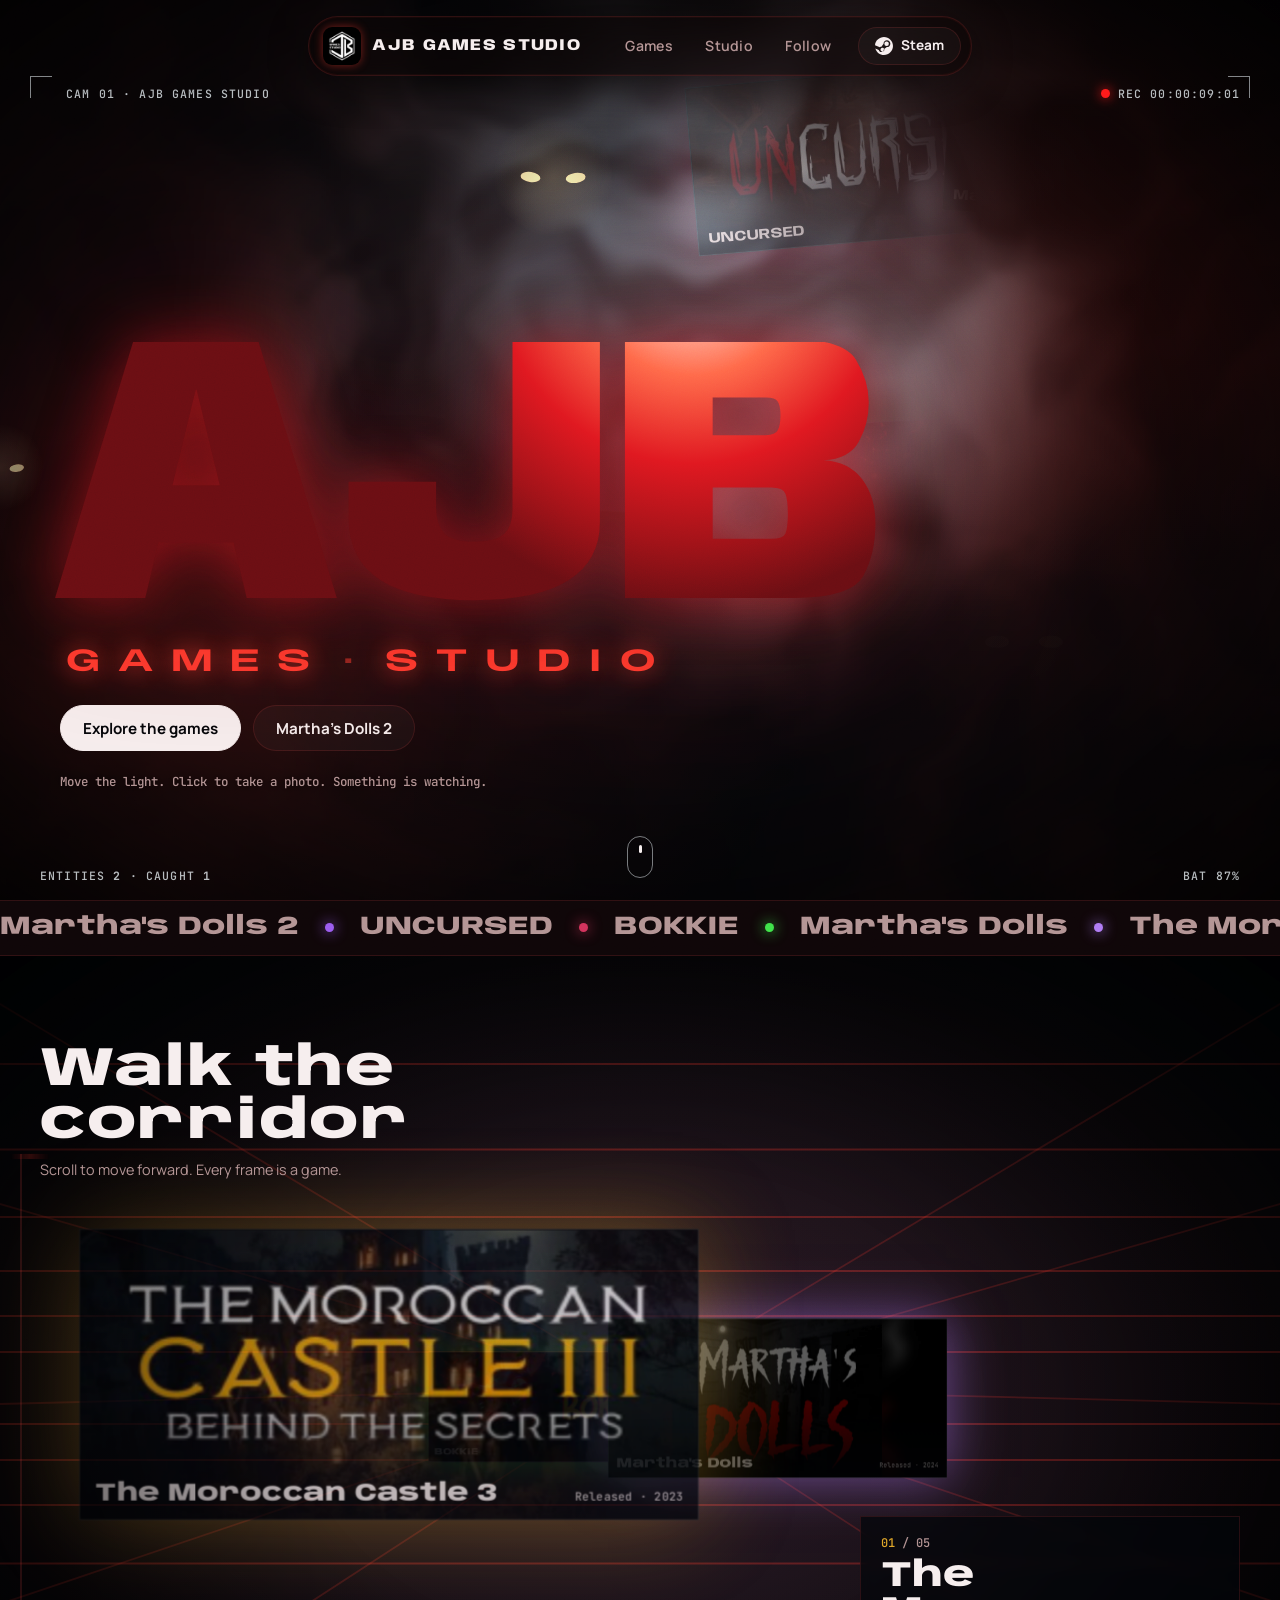
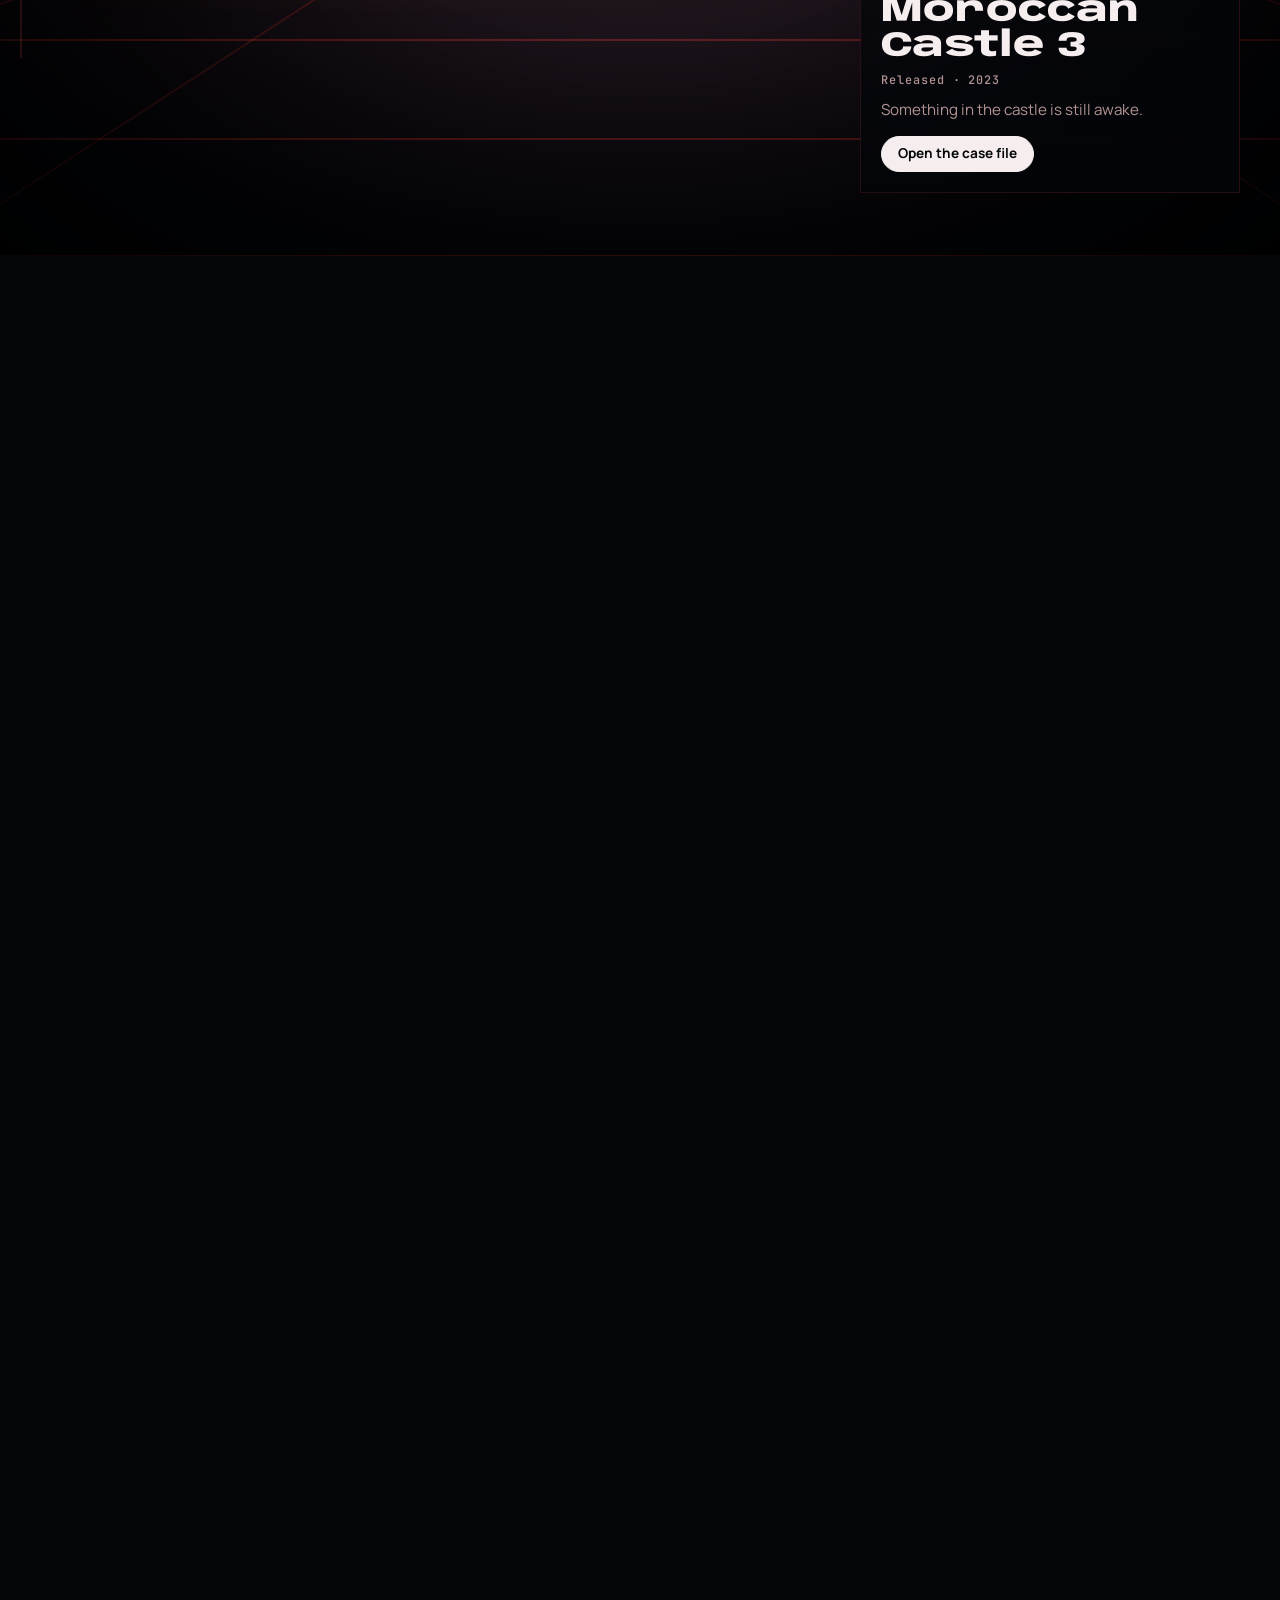
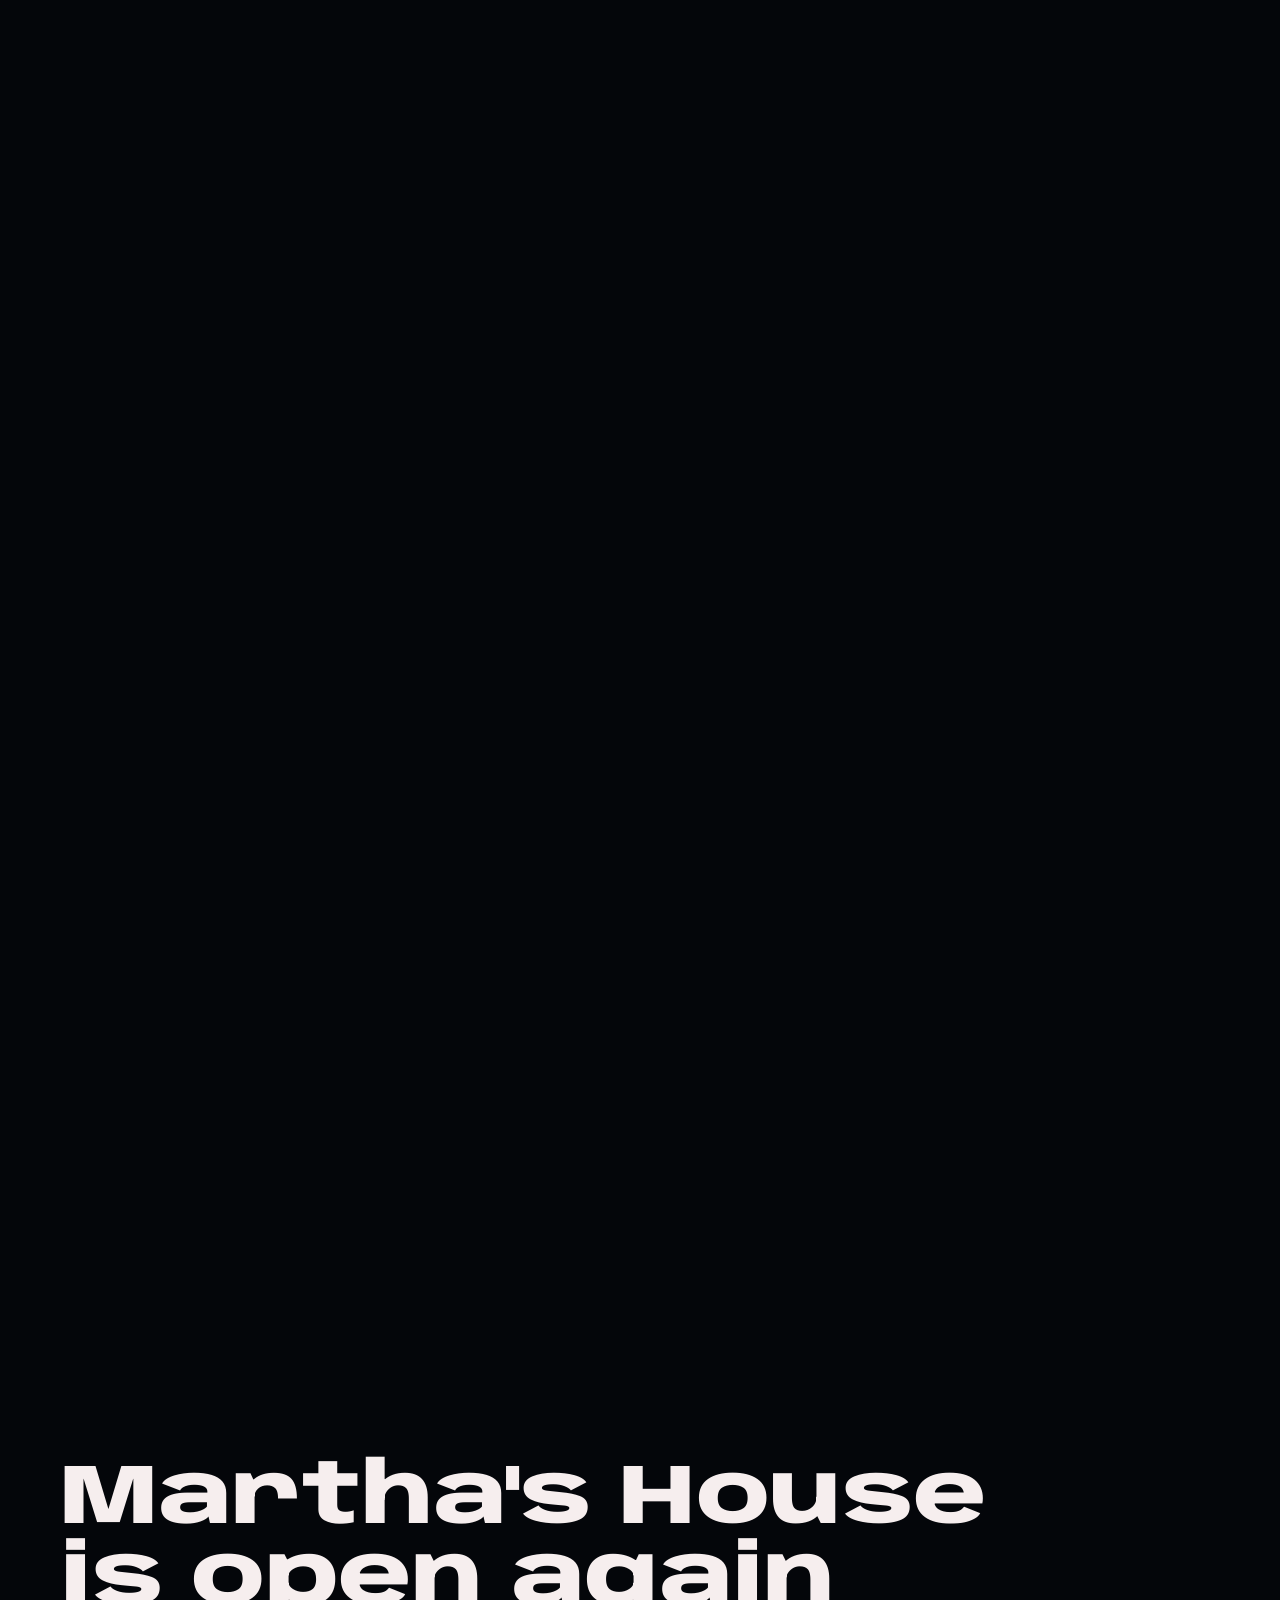
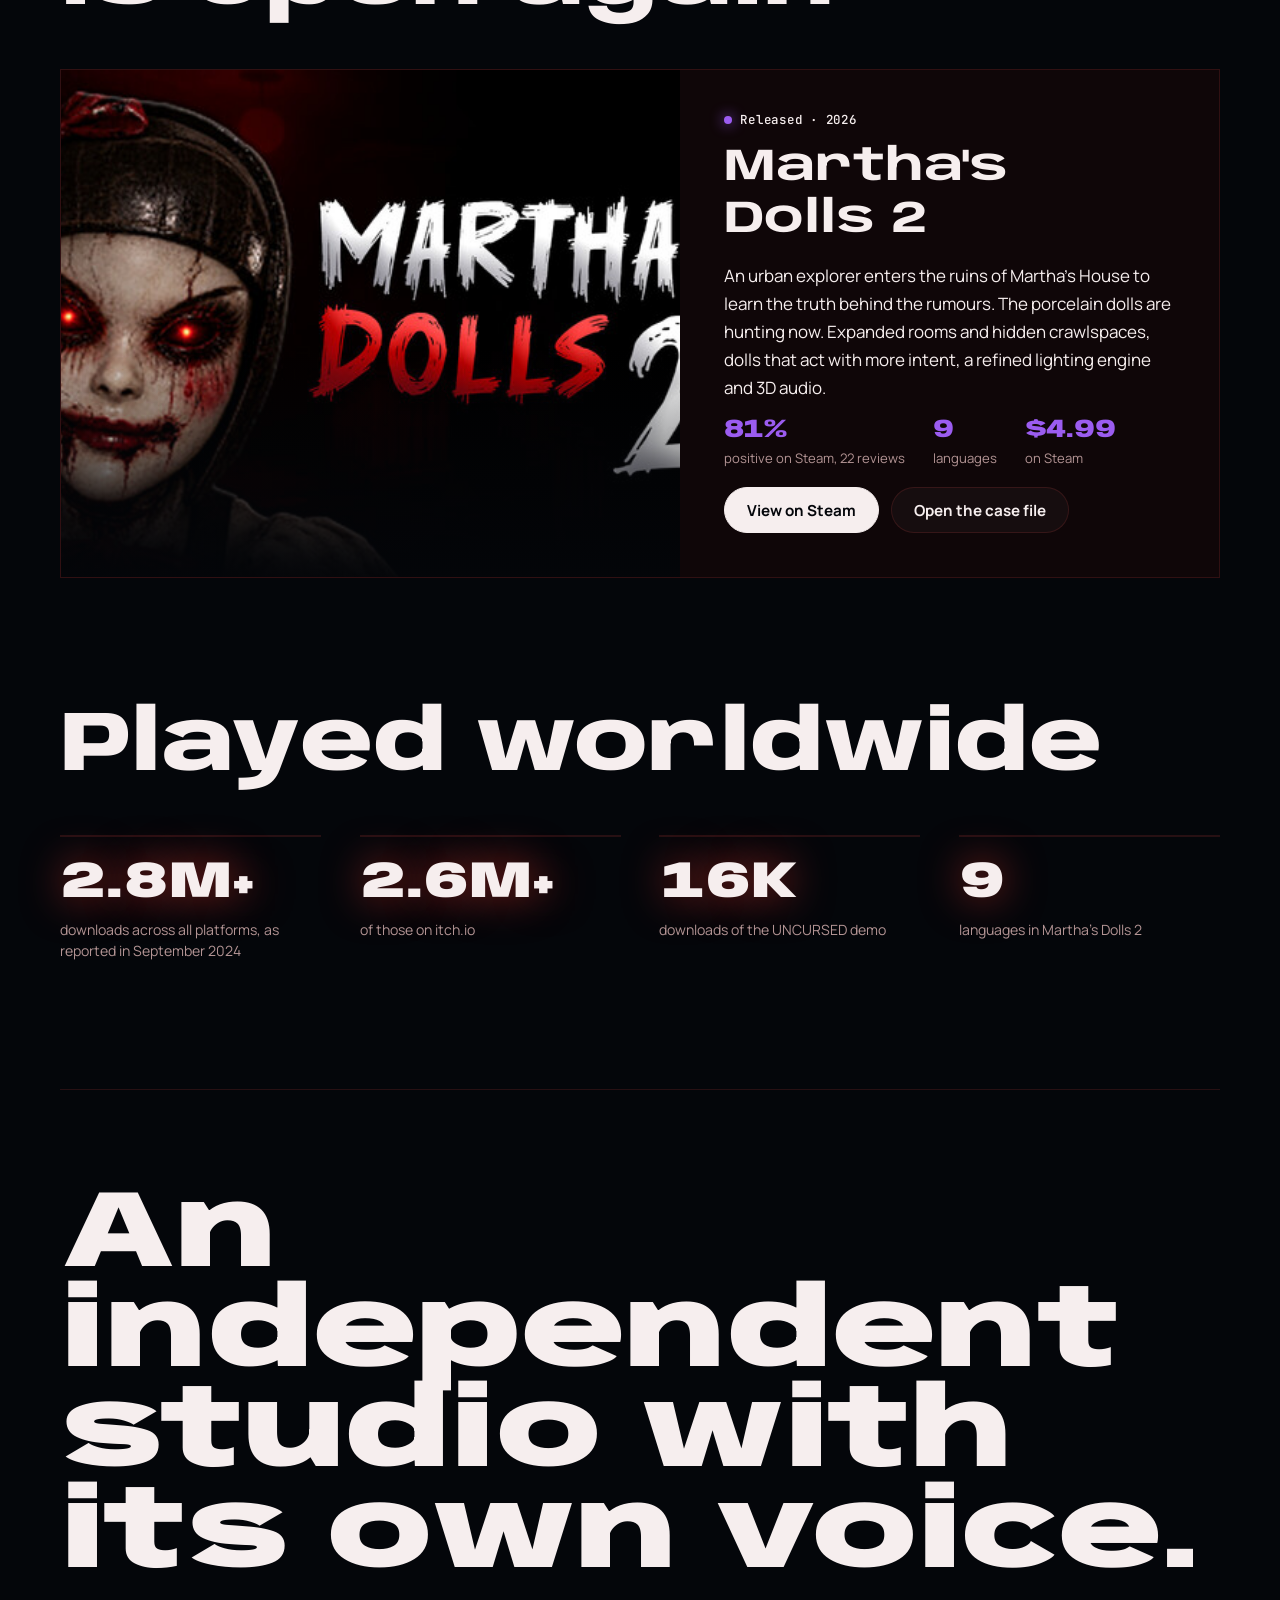
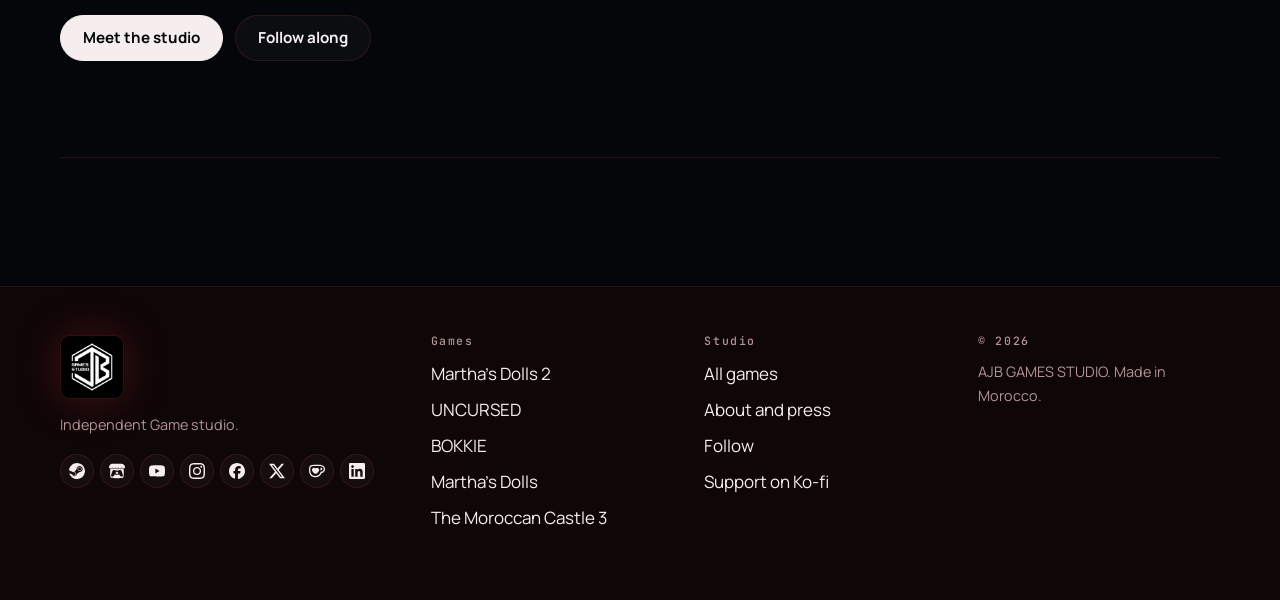
<file: index.html>
<!doctype html>
<html lang="en">
<head>
<meta charset="utf-8">
<meta name="viewport" content="width=device-width, initial-scale=1, viewport-fit=cover">
<title>AJB Games Studio</title>
<meta name="description" content="AJB GAMES STUDIO is an independent horror game studio from Morocco. Martha&#39;s Dolls, UNCURSED, BOKKIE, The Moroccan Castle 3 and Martha&#39;s Dolls 2.">
<meta property="og:title" content="AJB Games Studio"><meta property="og:description" content="AJB GAMES STUDIO is an independent horror game studio from Morocco. Martha&#39;s Dolls, UNCURSED, BOKKIE, The Moroccan Castle 3 and Martha&#39;s Dolls 2."><meta property="og:type" content="website">
<meta name="theme-color" content="#04060a">
<link rel="icon" href="favicon.svg" type="image/svg+xml">
<link rel="preconnect" href="https://fonts.googleapis.com"><link rel="preconnect" href="https://fonts.gstatic.com" crossorigin><link rel="stylesheet" href="https://fonts.googleapis.com/css2?family=Anybody:wdth,wght@50..150,100..900&family=JetBrains+Mono:wght@500&family=Manrope:wght@400;500;700&family=Newsreader:ital,wght@1,400&family=Bebas+Neue&display=swap">
<link rel="stylesheet" href="assets/style.css">
<script>document.documentElement.className='js';document.documentElement.dataset.theme='dark'/* light mode temporarily disabled */</script>
</head>
<body>
<a class="skip" href="#main">Skip to content</a>
<header class="site-header">
  <div class="bar">
    <!-- Logo + wordmark -->
    <a class="brand" href="index.html" aria-label="AJB Games Studio, home">
      <img class="bar-logo" src="images/logo.png" alt="" aria-hidden="true" onerror="this.style.display='none'">
      <span class="word"><b>AJB</b><span>Games Studio</span></span>
    </a>

    <!-- Desktop navigation -->
    <nav class="nav" aria-label="Main navigation">
      <a href="games.html">Games</a>
      <a href="studio.html">Studio</a>
      <a href="studio.html#follow">Follow</a>
      <a class="btn nav-steam sm" href="https://store.steampowered.com/curator/45501369" target="_blank" rel="noopener noreferrer">
        <!-- Real Steam logo path (official shape) -->
        <svg class="steam-icon" viewBox="0 0 24 24" aria-hidden="true" xmlns="http://www.w3.org/2000/svg">
          <path d="M11.979 0C5.678 0 .511 4.86.022 11.037l6.432 2.658c.545-.371 1.203-.59 1.912-.59.063 0 .125.004.187.006l2.861-4.142V8.91c0-2.495 2.028-4.524 4.524-4.524 2.494 0 4.524 2.031 4.524 4.527s-2.03 4.525-4.524 4.525h-.105l-4.076 2.911c0 .052.004.105.004.159 0 1.875-1.515 3.396-3.39 3.396-1.635 0-3.016-1.173-3.331-2.727L.436 15.27C1.862 20.307 6.486 24 11.979 24c6.624 0 11.99-5.364 11.99-11.988C23.969 5.365 18.603 0 11.979 0zm-4.34 18.056c-.607-1.217-.199-2.7 1.008-3.413 1.221-.72 2.767-.32 3.481.899.716 1.217.315 2.767-.898 3.484-1.221.718-2.771.318-3.591-.97zm10.843-9.135a3.017 3.017 0 0 1-3.016 3.016 3.017 3.017 0 0 1-3.016-3.016 3.017 3.017 0 0 1 3.016-3.016 3.017 3.017 0 0 1 3.016 3.016z"/>
        </svg>
        Steam
      </a>
    </nav>

    <!-- Mobile hamburger -->
    <button class="menu-btn" id="menuBtn" type="button" aria-label="Open menu" aria-expanded="false" aria-controls="menuPanel">
    <span class="bar-line"></span><span class="bar-line"></span><span class="bar-line"></span>
  </button>
  </div>

  <div class="menu" id="menuPanel" role="dialog" aria-label="Navigation">
    <div class="menu-inner">
      <a href="games.html">Games</a>
      <a href="studio.html">Studio</a>
      <a href="studio.html#follow">Follow</a>
      <a href="https://store.steampowered.com/curator/45501369" target="_blank" rel="noopener noreferrer">Steam <span class="ext-arrow" aria-hidden="true">↗</span></a>
    </div>
  </div>
  <div class="progress" id="progress" aria-hidden="true"></div>
</header>
<div class="grain" aria-hidden="true"></div>
<div class="cursor-light" aria-hidden="true"></div>
<main id="main">
<section class="stage hero" data-stage="hero" data-eye="255,226,170" aria-label="AJB Games Studio">
<div class="reveal" aria-hidden="true"><div class="poster" style="--c:#d2335c;left:54%;top:8%;--rot:-5deg"><div class="art" style="--c:#d2335c"><svg viewBox="0 0 320 200" preserveAspectRatio="xMidYMax slice" aria-hidden="true"><rect x="100" y="112" width="120" height="88" fill="#020304"/><path d="M88 114 L160 62 L232 114Z" fill="#020304"/><rect class="lit" x="132" y="130" width="24" height="28"/><rect x="178" y="152" width="22" height="48" fill="#090b0e"/><path d="M52 200 V138 M52 160 l-14 -16 M52 150 l14 -14" stroke="#020304" stroke-width="4" fill="none"/><ellipse class="mist" cx="110" cy="158" rx="150" ry="13"/><ellipse class="mist m2" cx="230" cy="176" rx="130" ry="10"/></svg><img src="images/uncursed-header.jpg" data-fb="https://cdn.akamai.steamstatic.com/steam/apps/3316910/header.jpg https://cdn.cloudflare.steamstatic.com/steam/apps/3316910/header.jpg" alt="" loading="lazy" decoding="async" onload="this.classList.add('ok')"></div><b>UNCURSED</b></div><div class="poster" style="--c:#9b5cf0;left:26%;top:56%;--rot:4deg"><div class="art" style="--c:#9b5cf0"><svg viewBox="0 0 320 200" preserveAspectRatio="xMidYMax slice" aria-hidden="true"><circle cx="160" cy="62" r="9" fill="#020304"/><circle cx="160" cy="94" r="27" fill="#020304"/><path d="M118 200 L136 122 Q160 110 184 122 L202 200Z" fill="#020304"/><circle class="eye" cx="150" cy="94" r="3.4"/><circle class="eye" cx="170" cy="94" r="3.4"/><path d="M60 200 V150 M60 168 l-12 -14 M60 158 l12 -12" stroke="#020304" stroke-width="4" fill="none"/><ellipse class="mist" cx="110" cy="158" rx="150" ry="13"/><ellipse class="mist m2" cx="230" cy="176" rx="130" ry="10"/></svg><img src="images/martha-s-dolls-2-header.jpg" data-fb="https://cdn.akamai.steamstatic.com/steam/apps/4469120/header.jpg https://cdn.cloudflare.steamstatic.com/steam/apps/4469120/header.jpg" alt="" loading="lazy" decoding="async" onload="this.classList.add('ok')"></div><b>Martha&#39;s Dolls 2</b></div><div class="poster" style="--c:#3fe34a;left:66%;top:46%;--rot:-3deg"><div class="art" style="--c:#3fe34a"><svg viewBox="0 0 320 200" preserveAspectRatio="xMidYMax slice" aria-hidden="true"><g class="lit" opacity=".16"><rect x="30" y="56" width="30" height="24"/><rect x="72" y="56" width="30" height="24"/><rect x="218" y="56" width="30" height="24"/><rect x="260" y="56" width="30" height="24"/></g><circle cx="128" cy="76" r="15" fill="#020304"/><circle cx="192" cy="76" r="15" fill="#020304"/><circle cx="160" cy="108" r="38" fill="#020304"/><circle class="eye" cx="147" cy="102" r="4.4"/><circle class="eye" cx="173" cy="102" r="4.4"/><path class="lit-s" d="M144 122 l6 6 l6 -6 l6 6 l6 -6 l6 6" fill="none" stroke-width="2.5" stroke-linejoin="round"/><ellipse class="mist" cx="110" cy="158" rx="150" ry="13"/><ellipse class="mist m2" cx="230" cy="176" rx="130" ry="10"/></svg><img src="images/bokkie-header.jpg" data-fb="https://cdn.akamai.steamstatic.com/steam/apps/2880530/header.jpg https://cdn.cloudflare.steamstatic.com/steam/apps/2880530/header.jpg" alt="" loading="lazy" decoding="async" onload="this.classList.add('ok')"></div><b>BOKKIE</b></div><div class="poster" style="--c:#e0a82a;left:3%;top:62%;--rot:3deg"><div class="art" style="--c:#e0a82a"><svg viewBox="0 0 320 200" preserveAspectRatio="xMidYMax slice" aria-hidden="true"><rect x="50" y="92" width="45" height="108" fill="#020304"/><path d="M50 92 V78 h9 v10 h9 v-10 h9 v10 h9 v-10 h9 v14Z" fill="#020304"/><rect x="225" y="92" width="45" height="108" fill="#020304"/><path d="M225 92 V78 h9 v10 h9 v-10 h9 v10 h9 v-10 h9 v14Z" fill="#020304"/><rect x="95" y="122" width="130" height="78" fill="#020304"/><path class="lit" opacity=".85" d="M138 200 V152 a22 22 0 0 1 44 0 V200Z"/><ellipse class="mist" cx="110" cy="158" rx="150" ry="13"/><ellipse class="mist m2" cx="230" cy="176" rx="130" ry="10"/></svg><img src="images/the-moroccan-castle-3-header.jpg" data-fb="https://cdn.akamai.steamstatic.com/steam/apps/2339500/header.jpg https://cdn.cloudflare.steamstatic.com/steam/apps/2339500/header.jpg" alt="" loading="lazy" decoding="async" onload="this.classList.add('ok')"></div><b>The Moroccan Castle 3</b></div><div class="poster" style="--c:#b07cf5;left:74%;top:6%;--rot:4deg"><div class="art" style="--c:#b07cf5"><svg viewBox="0 0 320 200" preserveAspectRatio="xMidYMax slice" aria-hidden="true"><circle cx="160" cy="62" r="9" fill="#020304"/><circle cx="160" cy="94" r="27" fill="#020304"/><path d="M118 200 L136 122 Q160 110 184 122 L202 200Z" fill="#020304"/><circle class="eye" cx="150" cy="94" r="3.4"/><circle class="eye" cx="170" cy="94" r="3.4"/><path d="M60 200 V150 M60 168 l-12 -14 M60 158 l12 -12" stroke="#020304" stroke-width="4" fill="none"/><ellipse class="mist" cx="110" cy="158" rx="150" ry="13"/><ellipse class="mist m2" cx="230" cy="176" rx="130" ry="10"/></svg><img src="images/martha-s-dolls-header.jpg" data-fb="https://cdn.akamai.steamstatic.com/steam/apps/2614380/header.jpg https://cdn.cloudflare.steamstatic.com/steam/apps/2614380/header.jpg" alt="" loading="lazy" decoding="async" onload="this.classList.add('ok')"></div><b>Martha&#39;s Dolls</b></div></div>
<canvas class="gl" data-tint="255,60,45" aria-hidden="true"></canvas><canvas class="eyes" aria-hidden="true"></canvas><div class="vignette" aria-hidden="true"></div><div class="flash" aria-hidden="true"></div>
<div class="hud" aria-hidden="true"><span class="tl">CAM 01 · AJB GAMES STUDIO</span><span class="tr"><i class="dot"></i>REC <time class="tc">00:00:00:00</time></span><span class="bl">ENTITIES <b data-ent>0</b> · CAUGHT <b data-caught>0</b></span><span class="br">BAT 87%</span></div>
<div class="hero-body wrap">
<h1 class="title flicker-bulb" id="title" aria-label="AJB Games Studio">AJB</h1>
<p class="subtitle">GAMES<span class="subtitle-dot" aria-hidden="true"> ·</span> STUDIO</p>
<div class="row"><a class="btn lamp" href="games.html">Explore the games</a><a class="btn" href="games/martha-s-dolls-2.html">Martha's Dolls 2</a></div>
<p class="hint"><span class="fine">Move the light. Click to take a photo.</span><span class="coarse">Drag to move the light.</span> Something is watching.</p>
</div>
<a class="scroll-cue" href="#corridor" aria-label="Scroll to the corridor"><span></span></a>
</section>
<div class="ticker" aria-hidden="true"><div class="ticker-track"><div class="ticker-set"><span>Martha&#39;s Dolls 2</span><i style="--c:#9b5cf0"></i><span>UNCURSED</span><i style="--c:#d2335c"></i><span>BOKKIE</span><i style="--c:#3fe34a"></i><span>Martha&#39;s Dolls</span><i style="--c:#b07cf5"></i><span>The Moroccan Castle 3</span><i style="--c:#e0a82a"></i></div><div class="ticker-set"><span>Martha&#39;s Dolls 2</span><i style="--c:#9b5cf0"></i><span>UNCURSED</span><i style="--c:#d2335c"></i><span>BOKKIE</span><i style="--c:#3fe34a"></i><span>Martha&#39;s Dolls</span><i style="--c:#b07cf5"></i><span>The Moroccan Castle 3</span><i style="--c:#e0a82a"></i></div></div></div>

<section class="corridor" id="corridor" style="--n:5" aria-labelledby="corT">
<div class="cor-track" id="corTrack"><div class="cor-pin" id="corPin">
<svg class="cor-bg" viewBox="0 0 1600 1000" preserveAspectRatio="xMidYMid slice" aria-hidden="true"><radialGradient id="vpg" cx="50%" cy="48%" r="55%"><stop offset="0" stop-color="rgba(255,59,47,.16)"/><stop offset="1" stop-color="rgba(255,59,47,0)"/></radialGradient><rect width="1600" height="1000" fill="url(#vpg)"/><g stroke="rgba(255,59,47,.2)" stroke-width="2"><line x1="0" y1="0" x2="800" y2="480"/><line x1="0" y1="250" x2="800" y2="480"/><line x1="0" y1="500" x2="800" y2="480"/><line x1="0" y1="750" x2="800" y2="480"/><line x1="0" y1="1000" x2="800" y2="480"/><line x1="1600" y1="0" x2="800" y2="480"/><line x1="1600" y1="250" x2="800" y2="480"/><line x1="1600" y1="500" x2="800" y2="480"/><line x1="1600" y1="750" x2="800" y2="480"/><line x1="1600" y1="1000" x2="800" y2="480"/></g><g stroke="rgba(255,59,47,.3)" stroke-width="2"><line x1="0" y1="520" x2="1600" y2="520"/><line x1="0" y1="560" x2="1600" y2="560"/><line x1="0" y1="610" x2="1600" y2="610"/><line x1="0" y1="675" x2="1600" y2="675"/><line x1="0" y1="760" x2="1600" y2="760"/><line x1="0" y1="870" x2="1600" y2="870"/><line x1="0" y1="1000" x2="1600" y2="1000"/><line x1="0" y1="440" x2="1600" y2="440"/><line x1="0" y1="400" x2="1600" y2="400"/><line x1="0" y1="350" x2="1600" y2="350"/><line x1="0" y1="290" x2="1600" y2="290"/><line x1="0" y1="215" x2="1600" y2="215"/><line x1="0" y1="120" x2="1600" y2="120"/></g></svg>
<div class="cor-view" id="corView" aria-hidden="false"><div class="cor-scene" id="corScene"><a class="frame" href="games/the-moroccan-castle-3.html" style="--c:#e0a82a" data-title="The Moroccan Castle 3" data-tag="Something in the castle is still awake." data-when="Released · 2023" aria-label="The Moroccan Castle 3, Released · 2023"><div class="art" style="--c:#e0a82a"><svg viewBox="0 0 320 200" preserveAspectRatio="xMidYMax slice" aria-hidden="true"><rect x="50" y="92" width="45" height="108" fill="#020304"/><path d="M50 92 V78 h9 v10 h9 v-10 h9 v10 h9 v-10 h9 v14Z" fill="#020304"/><rect x="225" y="92" width="45" height="108" fill="#020304"/><path d="M225 92 V78 h9 v10 h9 v-10 h9 v10 h9 v-10 h9 v14Z" fill="#020304"/><rect x="95" y="122" width="130" height="78" fill="#020304"/><path class="lit" opacity=".85" d="M138 200 V152 a22 22 0 0 1 44 0 V200Z"/><ellipse class="mist" cx="110" cy="158" rx="150" ry="13"/><ellipse class="mist m2" cx="230" cy="176" rx="130" ry="10"/></svg><img src="images/the-moroccan-castle-3-header.jpg" data-fb="https://cdn.akamai.steamstatic.com/steam/apps/2339500/header.jpg https://cdn.cloudflare.steamstatic.com/steam/apps/2339500/header.jpg" alt="" loading="lazy" decoding="async" onload="this.classList.add('ok')"></div><span class="dim"></span><span class="fcap"><b>The Moroccan Castle 3</b><small>Released · 2023</small></span></a><a class="frame" href="games/martha-s-dolls.html" style="--c:#b07cf5" data-title="Martha&#39;s Dolls" data-tag="Every doll in this village remembers Martha." data-when="Released · 2024" aria-label="Martha&#39;s Dolls, Released · 2024"><div class="art" style="--c:#b07cf5"><svg viewBox="0 0 320 200" preserveAspectRatio="xMidYMax slice" aria-hidden="true"><circle cx="160" cy="62" r="9" fill="#020304"/><circle cx="160" cy="94" r="27" fill="#020304"/><path d="M118 200 L136 122 Q160 110 184 122 L202 200Z" fill="#020304"/><circle class="eye" cx="150" cy="94" r="3.4"/><circle class="eye" cx="170" cy="94" r="3.4"/><path d="M60 200 V150 M60 168 l-12 -14 M60 158 l12 -12" stroke="#020304" stroke-width="4" fill="none"/><ellipse class="mist" cx="110" cy="158" rx="150" ry="13"/><ellipse class="mist m2" cx="230" cy="176" rx="130" ry="10"/></svg><img src="images/martha-s-dolls-header.jpg" data-fb="https://cdn.akamai.steamstatic.com/steam/apps/2614380/header.jpg https://cdn.cloudflare.steamstatic.com/steam/apps/2614380/header.jpg" alt="" loading="lazy" decoding="async" onload="this.classList.add('ok')"></div><span class="dim"></span><span class="fcap"><b>Martha&#39;s Dolls</b><small>Released · 2024</small></span></a><a class="frame" href="games/bokkie.html" style="--c:#3fe34a" data-title="BOKKIE" data-tag="The toys were friendly once." data-when="Released · 2024" aria-label="BOKKIE, Released · 2024"><div class="art" style="--c:#3fe34a"><svg viewBox="0 0 320 200" preserveAspectRatio="xMidYMax slice" aria-hidden="true"><g class="lit" opacity=".16"><rect x="30" y="56" width="30" height="24"/><rect x="72" y="56" width="30" height="24"/><rect x="218" y="56" width="30" height="24"/><rect x="260" y="56" width="30" height="24"/></g><circle cx="128" cy="76" r="15" fill="#020304"/><circle cx="192" cy="76" r="15" fill="#020304"/><circle cx="160" cy="108" r="38" fill="#020304"/><circle class="eye" cx="147" cy="102" r="4.4"/><circle class="eye" cx="173" cy="102" r="4.4"/><path class="lit-s" d="M144 122 l6 6 l6 -6 l6 6 l6 -6 l6 6" fill="none" stroke-width="2.5" stroke-linejoin="round"/><ellipse class="mist" cx="110" cy="158" rx="150" ry="13"/><ellipse class="mist m2" cx="230" cy="176" rx="130" ry="10"/></svg><img src="images/bokkie-header.jpg" data-fb="https://cdn.akamai.steamstatic.com/steam/apps/2880530/header.jpg https://cdn.cloudflare.steamstatic.com/steam/apps/2880530/header.jpg" alt="" loading="lazy" decoding="async" onload="this.classList.add('ok')"></div><span class="dim"></span><span class="fcap"><b>BOKKIE</b><small>Released · 2024</small></span></a><a class="frame" href="games/uncursed.html" style="--c:#d2335c" data-title="UNCURSED" data-tag="Grandma’s house is not as quiet as it looks." data-when="Released · 2025" aria-label="UNCURSED, Released · 2025"><div class="art" style="--c:#d2335c"><svg viewBox="0 0 320 200" preserveAspectRatio="xMidYMax slice" aria-hidden="true"><rect x="100" y="112" width="120" height="88" fill="#020304"/><path d="M88 114 L160 62 L232 114Z" fill="#020304"/><rect class="lit" x="132" y="130" width="24" height="28"/><rect x="178" y="152" width="22" height="48" fill="#090b0e"/><path d="M52 200 V138 M52 160 l-14 -16 M52 150 l14 -14" stroke="#020304" stroke-width="4" fill="none"/><ellipse class="mist" cx="110" cy="158" rx="150" ry="13"/><ellipse class="mist m2" cx="230" cy="176" rx="130" ry="10"/></svg><img src="images/uncursed-header.jpg" data-fb="https://cdn.akamai.steamstatic.com/steam/apps/3316910/header.jpg https://cdn.cloudflare.steamstatic.com/steam/apps/3316910/header.jpg" alt="" loading="lazy" decoding="async" onload="this.classList.add('ok')"></div><span class="dim"></span><span class="fcap"><b>UNCURSED</b><small>Released · 2025</small></span></a><a class="frame" href="games/martha-s-dolls-2.html" style="--c:#9b5cf0" data-title="Martha&#39;s Dolls 2" data-tag="The dolls have learned to hunt." data-when="Released · 2026" aria-label="Martha&#39;s Dolls 2, Released · 2026"><div class="art" style="--c:#9b5cf0"><svg viewBox="0 0 320 200" preserveAspectRatio="xMidYMax slice" aria-hidden="true"><circle cx="160" cy="62" r="9" fill="#020304"/><circle cx="160" cy="94" r="27" fill="#020304"/><path d="M118 200 L136 122 Q160 110 184 122 L202 200Z" fill="#020304"/><circle class="eye" cx="150" cy="94" r="3.4"/><circle class="eye" cx="170" cy="94" r="3.4"/><path d="M60 200 V150 M60 168 l-12 -14 M60 158 l12 -12" stroke="#020304" stroke-width="4" fill="none"/><ellipse class="mist" cx="110" cy="158" rx="150" ry="13"/><ellipse class="mist m2" cx="230" cy="176" rx="130" ry="10"/></svg><img src="images/martha-s-dolls-2-header.jpg" data-fb="https://cdn.akamai.steamstatic.com/steam/apps/4469120/header.jpg https://cdn.cloudflare.steamstatic.com/steam/apps/4469120/header.jpg" alt="" loading="lazy" decoding="async" onload="this.classList.add('ok')"></div><span class="dim"></span><span class="fcap"><b>Martha&#39;s Dolls 2</b><small>Released · 2026</small></span></a></div></div>
<div class="vignette" aria-hidden="true"></div>
<div class="cor-head"><h2 id="corT">Walk the corridor</h2><p class="small">Scroll to move forward. Every frame is a game.</p></div>
<div class="cor-info" id="corInfo" aria-live="polite"><span class="num"><b id="corNum">01</b> / 05</span><strong id="corName">The Moroccan Castle 3</strong><p class="when" id="corWhen">Released · 2023</p><p id="corTag">Something in the castle is still awake.</p><a class="btn lamp sm" id="corGo" href="games/the-moroccan-castle-3.html">Open the case file</a></div>
<div class="cor-rail" aria-hidden="true"><i id="corRail"></i></div>
</div></div>
</section>

<section class="tapes" id="tapeArch" aria-labelledby="tapeT">
<div class="wrap"><h2 id="tapeT">The tape archive</h2><p class="small">Swipe through the case files. Every tape is a game.</p></div>
<div class="tape-deck" id="tapeDeck"><a class="tape" href="games/the-moroccan-castle-3.html" style="--c:#e0a82a" data-title="The Moroccan Castle 3" data-tag="Something in the castle is still awake." data-when="Released · 2023"><div class="art" style="--c:#e0a82a"><svg viewBox="0 0 320 200" preserveAspectRatio="xMidYMax slice" aria-hidden="true"><rect x="50" y="92" width="45" height="108" fill="#020304"/><path d="M50 92 V78 h9 v10 h9 v-10 h9 v10 h9 v-10 h9 v14Z" fill="#020304"/><rect x="225" y="92" width="45" height="108" fill="#020304"/><path d="M225 92 V78 h9 v10 h9 v-10 h9 v10 h9 v-10 h9 v14Z" fill="#020304"/><rect x="95" y="122" width="130" height="78" fill="#020304"/><path class="lit" opacity=".85" d="M138 200 V152 a22 22 0 0 1 44 0 V200Z"/><ellipse class="mist" cx="110" cy="158" rx="150" ry="13"/><ellipse class="mist m2" cx="230" cy="176" rx="130" ry="10"/></svg><img src="images/the-moroccan-castle-3-header.jpg" data-fb="https://cdn.akamai.steamstatic.com/steam/apps/2339500/header.jpg https://cdn.cloudflare.steamstatic.com/steam/apps/2339500/header.jpg" alt="" loading="lazy" decoding="async" onload="this.classList.add('ok')"></div><span class="tape-label"><b>The Moroccan Castle 3</b><small>Released · 2023</small></span></a><a class="tape" href="games/martha-s-dolls.html" style="--c:#b07cf5" data-title="Martha&#39;s Dolls" data-tag="Every doll in this village remembers Martha." data-when="Released · 2024"><div class="art" style="--c:#b07cf5"><svg viewBox="0 0 320 200" preserveAspectRatio="xMidYMax slice" aria-hidden="true"><circle cx="160" cy="62" r="9" fill="#020304"/><circle cx="160" cy="94" r="27" fill="#020304"/><path d="M118 200 L136 122 Q160 110 184 122 L202 200Z" fill="#020304"/><circle class="eye" cx="150" cy="94" r="3.4"/><circle class="eye" cx="170" cy="94" r="3.4"/><path d="M60 200 V150 M60 168 l-12 -14 M60 158 l12 -12" stroke="#020304" stroke-width="4" fill="none"/><ellipse class="mist" cx="110" cy="158" rx="150" ry="13"/><ellipse class="mist m2" cx="230" cy="176" rx="130" ry="10"/></svg><img src="images/martha-s-dolls-header.jpg" data-fb="https://cdn.akamai.steamstatic.com/steam/apps/2614380/header.jpg https://cdn.cloudflare.steamstatic.com/steam/apps/2614380/header.jpg" alt="" loading="lazy" decoding="async" onload="this.classList.add('ok')"></div><span class="tape-label"><b>Martha&#39;s Dolls</b><small>Released · 2024</small></span></a><a class="tape" href="games/bokkie.html" style="--c:#3fe34a" data-title="BOKKIE" data-tag="The toys were friendly once." data-when="Released · 2024"><div class="art" style="--c:#3fe34a"><svg viewBox="0 0 320 200" preserveAspectRatio="xMidYMax slice" aria-hidden="true"><g class="lit" opacity=".16"><rect x="30" y="56" width="30" height="24"/><rect x="72" y="56" width="30" height="24"/><rect x="218" y="56" width="30" height="24"/><rect x="260" y="56" width="30" height="24"/></g><circle cx="128" cy="76" r="15" fill="#020304"/><circle cx="192" cy="76" r="15" fill="#020304"/><circle cx="160" cy="108" r="38" fill="#020304"/><circle class="eye" cx="147" cy="102" r="4.4"/><circle class="eye" cx="173" cy="102" r="4.4"/><path class="lit-s" d="M144 122 l6 6 l6 -6 l6 6 l6 -6 l6 6" fill="none" stroke-width="2.5" stroke-linejoin="round"/><ellipse class="mist" cx="110" cy="158" rx="150" ry="13"/><ellipse class="mist m2" cx="230" cy="176" rx="130" ry="10"/></svg><img src="images/bokkie-header.jpg" data-fb="https://cdn.akamai.steamstatic.com/steam/apps/2880530/header.jpg https://cdn.cloudflare.steamstatic.com/steam/apps/2880530/header.jpg" alt="" loading="lazy" decoding="async" onload="this.classList.add('ok')"></div><span class="tape-label"><b>BOKKIE</b><small>Released · 2024</small></span></a><a class="tape" href="games/uncursed.html" style="--c:#d2335c" data-title="UNCURSED" data-tag="Grandma’s house is not as quiet as it looks." data-when="Released · 2025"><div class="art" style="--c:#d2335c"><svg viewBox="0 0 320 200" preserveAspectRatio="xMidYMax slice" aria-hidden="true"><rect x="100" y="112" width="120" height="88" fill="#020304"/><path d="M88 114 L160 62 L232 114Z" fill="#020304"/><rect class="lit" x="132" y="130" width="24" height="28"/><rect x="178" y="152" width="22" height="48" fill="#090b0e"/><path d="M52 200 V138 M52 160 l-14 -16 M52 150 l14 -14" stroke="#020304" stroke-width="4" fill="none"/><ellipse class="mist" cx="110" cy="158" rx="150" ry="13"/><ellipse class="mist m2" cx="230" cy="176" rx="130" ry="10"/></svg><img src="images/uncursed-header.jpg" data-fb="https://cdn.akamai.steamstatic.com/steam/apps/3316910/header.jpg https://cdn.cloudflare.steamstatic.com/steam/apps/3316910/header.jpg" alt="" loading="lazy" decoding="async" onload="this.classList.add('ok')"></div><span class="tape-label"><b>UNCURSED</b><small>Released · 2025</small></span></a><a class="tape" href="games/martha-s-dolls-2.html" style="--c:#9b5cf0" data-title="Martha&#39;s Dolls 2" data-tag="The dolls have learned to hunt." data-when="Released · 2026"><div class="art" style="--c:#9b5cf0"><svg viewBox="0 0 320 200" preserveAspectRatio="xMidYMax slice" aria-hidden="true"><circle cx="160" cy="62" r="9" fill="#020304"/><circle cx="160" cy="94" r="27" fill="#020304"/><path d="M118 200 L136 122 Q160 110 184 122 L202 200Z" fill="#020304"/><circle class="eye" cx="150" cy="94" r="3.4"/><circle class="eye" cx="170" cy="94" r="3.4"/><path d="M60 200 V150 M60 168 l-12 -14 M60 158 l12 -12" stroke="#020304" stroke-width="4" fill="none"/><ellipse class="mist" cx="110" cy="158" rx="150" ry="13"/><ellipse class="mist m2" cx="230" cy="176" rx="130" ry="10"/></svg><img src="images/martha-s-dolls-2-header.jpg" data-fb="https://cdn.akamai.steamstatic.com/steam/apps/4469120/header.jpg https://cdn.cloudflare.steamstatic.com/steam/apps/4469120/header.jpg" alt="" loading="lazy" decoding="async" onload="this.classList.add('ok')"></div><span class="tape-label"><b>Martha&#39;s Dolls 2</b><small>Released · 2026</small></span></a></div>
<div class="wrap tape-hud" id="tapeHud" aria-live="polite"><span class="num"><b id="tapeNum">01</b> / 05</span><p id="tapeTag">Something in the castle is still awake.</p></div>
</section>

<section class="wrap latest" aria-labelledby="latestT">
<h2 id="latestT" class="big-h" data-scramble>Martha's House is open again</h2>
<article class="feature rv" style="--c:#9b5cf0"><div class="art" style="--c:#9b5cf0;--img-pos:center 20%"><svg viewBox="0 0 320 200" preserveAspectRatio="xMidYMax slice" aria-hidden="true"><circle cx="160" cy="62" r="9" fill="#020304"/><circle cx="160" cy="94" r="27" fill="#020304"/><path d="M118 200 L136 122 Q160 110 184 122 L202 200Z" fill="#020304"/><circle class="eye" cx="150" cy="94" r="3.4"/><circle class="eye" cx="170" cy="94" r="3.4"/><path d="M60 200 V150 M60 168 l-12 -14 M60 158 l12 -12" stroke="#020304" stroke-width="4" fill="none"/><ellipse class="mist" cx="110" cy="158" rx="150" ry="13"/><ellipse class="mist m2" cx="230" cy="176" rx="130" ry="10"/></svg><img src="images/martha-s-dolls-2-header.jpg" data-fb="https://cdn.akamai.steamstatic.com/steam/apps/4469120/library_hero.jpg https://cdn.cloudflare.steamstatic.com/steam/apps/4469120/library_hero.jpg https://cdn.akamai.steamstatic.com/steam/apps/4469120/header.jpg https://cdn.cloudflare.steamstatic.com/steam/apps/4469120/header.jpg" alt="" loading="lazy" decoding="async" onload="this.classList.add('ok')"></div><div class="feature-body"><span class="status"><i></i>Released · 2026</span>
<h3>Martha&#39;s Dolls 2</h3><p>An urban explorer enters the ruins of Martha&#39;s House to learn the truth behind the rumours. The porcelain dolls are hunting now. Expanded rooms and hidden crawlspaces, dolls that act with more intent, a refined lighting engine and 3D audio.</p>
<ul class="facts"><li><b>81%</b><span>positive on Steam, 22 reviews</span></li><li><b>9</b><span>languages</span></li><li><b>$4.99</b><span>on Steam</span></li></ul>
<div class="row"><a class="btn lamp" href="https://store.steampowered.com/app/4469120/" target="_blank" rel="noopener">View on Steam</a><a class="btn" href="games/martha-s-dolls-2.html">Open the case file</a></div></div></article>
</section>

<section class="wrap" aria-labelledby="numT"><h2 id="numT" class="big-h" data-scramble>Played worldwide</h2><div class="stats"><div class="stat" style="--d:0s"><b data-to="2.8" data-dec="1" data-suffix="M+">2.8M+</b><span>downloads across all platforms, as reported in September 2024</span></div><div class="stat" style="--d:0.1s"><b data-to="2.6" data-dec="1" data-suffix="M+">2.6M+</b><span>of those on itch.io</span></div><div class="stat" style="--d:0.2s"><b data-to="16" data-dec="0" data-suffix="K">16K</b><span>downloads of the UNCURSED demo</span></div><div class="stat" style="--d:0.30000000000000004s"><b data-to="9" data-dec="0" data-suffix="">9</b><span>languages in Martha&#39;s Dolls 2</span></div></div></section>

<section class="wrap"><div class="band rv"><h2>An independent studio with its own voice.</h2><div class="row"><a class="btn lamp" href="studio.html">Meet the studio</a><a class="btn" href="studio.html#follow">Follow along</a></div></div></section>
</main>
<footer><div class="wrap foot">
<div><img class="foot-logo" src="images/logo.png" alt="AJB Games Studio" onerror="this.style.display='none'"><p class="small">Independent Game studio.</p><ul class="foot-social" aria-label="Social links"><li><a href="https://store.steampowered.com/curator/45501369" target="_blank" rel="noopener noreferrer" aria-label="Steam" title="Steam"><svg viewBox="0 0 24 24" aria-hidden="true"><path d="M11.979 0C5.678 0 .511 4.86.022 11.037l6.432 2.658c.545-.371 1.203-.59 1.912-.59.063 0 .125.004.188.006l2.861-4.142V8.91c0-2.495 2.028-4.524 4.524-4.524 2.494 0 4.524 2.031 4.524 4.527s-2.03 4.525-4.524 4.525h-.105l-4.076 2.911c0 .052.004.105.004.159 0 1.875-1.515 3.396-3.39 3.396-1.635 0-3.016-1.173-3.331-2.727L.436 15.27C1.862 20.307 6.486 24 11.979 24c6.627 0 11.999-5.373 11.999-12S18.605 0 11.979 0zM7.54 18.21l-1.473-.61c.262.543.714.999 1.314 1.25 1.297.539 2.793-.076 3.332-1.375.263-.63.264-1.319.005-1.949s-.75-1.121-1.377-1.383c-.624-.26-1.29-.249-1.878-.03l1.523.63c.956.4 1.409 1.5 1.009 2.455-.397.957-1.497 1.41-2.454 1.012H7.54zm11.415-9.303c0-1.662-1.353-3.015-3.015-3.015-1.665 0-3.015 1.353-3.015 3.015 0 1.665 1.35 3.015 3.015 3.015 1.663 0 3.015-1.35 3.015-3.015zm-5.273-.005c0-1.252 1.013-2.266 2.265-2.266 1.249 0 2.266 1.014 2.266 2.266 0 1.251-1.017 2.265-2.266 2.265-1.253 0-2.265-1.014-2.265-2.265z"/></svg></a></li><li><a href="https://ajbstudio.itch.io/" target="_blank" rel="noopener noreferrer" aria-label="itch.io" title="itch.io"><svg viewBox="0 0 24 24" aria-hidden="true"><path d="M3.13 1.338C2.08 1.96.02 4.328 0 4.95v1.03c0 1.303 1.22 2.45 2.325 2.45 1.33 0 2.436-1.102 2.436-2.41 0 1.308 1.07 2.41 2.4 2.41 1.328 0 2.362-1.102 2.362-2.41 0 1.308 1.137 2.41 2.466 2.41h.024c1.33 0 2.466-1.102 2.466-2.41 0 1.308 1.034 2.41 2.363 2.41 1.33 0 2.4-1.102 2.4-2.41 0 1.308 1.106 2.41 2.435 2.41C22.78 8.43 24 7.282 24 5.98V4.95c-.02-.62-2.082-2.99-3.13-3.612-3.253-.114-5.508-.134-8.87-.133-3.362 0-7.945.053-8.87.133zm6.376 6.477a2.74 2.74 0 0 1-.468.602c-.5.49-1.19.795-1.947.795a2.786 2.786 0 0 1-1.95-.795c-.182-.178-.32-.37-.446-.59-.127.222-.303.412-.486.59a2.788 2.788 0 0 1-1.95.795c-.092 0-.187-.025-.264-.052-.107 1.113-.152 2.176-.168 2.95v.005l-.006 1.167c.02 2.334-.23 7.564 1.03 8.85 1.952.454 5.545.662 9.15.663 3.605 0 7.198-.21 9.15-.664 1.26-1.284 1.01-6.514 1.03-8.848l-.006-1.167v-.004c-.016-.775-.06-1.838-.168-2.95-.077.026-.172.052-.263.052a2.788 2.788 0 0 1-1.95-.795c-.184-.178-.36-.368-.486-.59-.127.22-.265.412-.447.59a2.786 2.786 0 0 1-1.95.794c-.76 0-1.446-.303-1.948-.793a2.74 2.74 0 0 1-.468-.602 2.738 2.738 0 0 1-.463.602 2.787 2.787 0 0 1-1.95.794h-.16a2.787 2.787 0 0 1-1.95-.793 2.738 2.738 0 0 1-.464-.602zm-2.004 2.59v.002c.795.002 1.5 0 2.373.953.687-.072 1.406-.108 2.125-.107.72 0 1.438.035 2.125.107.873-.953 1.578-.95 2.372-.953.376 0 1.876 0 2.92 2.934l1.123 4.028c.832 2.995-.266 3.068-1.636 3.07-2.03-.075-3.156-1.55-3.156-3.025-1.124.184-2.436.276-3.748.277-1.312 0-2.624-.093-3.748-.277 0 1.475-1.125 2.95-3.156 3.026-1.37-.004-2.468-.077-1.636-3.072l1.122-4.027c1.045-2.934 2.545-2.934 2.92-2.934zM12 12.714c-.002.002-2.14 1.964-2.523 2.662l1.4-.056v1.22c0 .056.56.033 1.123.007.562.026 1.124.05 1.124-.008v-1.22l1.4.055C14.138 14.677 12 12.713 12 12.713z"/></svg></a></li><li><a href="https://www.youtube.com/@ajbgamesstudio" target="_blank" rel="noopener noreferrer" aria-label="YouTube" title="YouTube"><svg viewBox="0 0 24 24" aria-hidden="true"><path d="M23.498 6.186a3.016 3.016 0 0 0-2.122-2.136C19.505 3.545 12 3.545 12 3.545s-7.505 0-9.377.505A3.017 3.017 0 0 0 .502 6.186C0 8.07 0 12 0 12s0 3.93.502 5.814a3.016 3.016 0 0 0 2.122 2.136c1.871.505 9.376.505 9.376.505s7.505 0 9.377-.505a3.015 3.015 0 0 0 2.122-2.136C24 15.93 24 12 24 12s0-3.93-.502-5.814zM9.545 15.568V8.432L15.818 12l-6.273 3.568z"/></svg></a></li><li><a href="https://www.instagram.com/ajb_studio/" target="_blank" rel="noopener noreferrer" aria-label="Instagram" title="Instagram"><svg viewBox="0 0 24 24" aria-hidden="true"><path d="M7.0301.084c-1.2768.0602-2.1487.264-2.911.5634-.7888.3075-1.4575.72-2.1228 1.3877-.6652.6677-1.075 1.3368-1.3802 2.127-.2954.7638-.4956 1.6365-.552 2.914-.0564 1.2775-.0689 1.6882-.0626 4.947.0062 3.2586.0206 3.6671.0825 4.9473.061 1.2765.264 2.1482.5635 2.9107.308.7889.72 1.4573 1.388 2.1228.6679.6655 1.3365 1.0743 2.1285 1.38.7632.295 1.6361.4961 2.9134.552 1.2773.056 1.6884.069 4.9462.0627 3.2578-.0062 3.668-.0207 4.9478-.0814 1.28-.0607 2.147-.2652 2.9098-.5633.7889-.3086 1.4578-.72 2.1228-1.3881.665-.6682 1.0745-1.3378 1.3795-2.1284.2957-.7632.4966-1.636.552-2.9124.056-1.2809.0692-1.6898.063-4.948-.0063-3.2583-.021-3.6668-.0817-4.9465-.0607-1.2797-.264-2.1487-.5633-2.9117-.3084-.7889-.72-1.4568-1.3876-2.1228C21.2982 1.33 20.628.9208 19.8378.6165 19.074.321 18.2017.1197 16.9244.0645 15.6471.0093 15.236-.005 11.977.0014 8.718.0076 8.31.0215 7.0301.0839m.1402 21.6932c-1.17-.0509-1.8053-.2453-2.2287-.408-.5606-.216-.96-.4771-1.3819-.895-.422-.4178-.6811-.8186-.9-1.378-.1644-.4234-.3624-1.058-.4171-2.228-.0595-1.2645-.072-1.6442-.079-4.848-.007-3.2037.0053-3.583.0607-4.848.05-1.169.2456-1.805.408-2.2282.216-.5613.4762-.96.895-1.3816.4188-.4217.8184-.6814 1.3783-.9003.423-.1651 1.0575-.3614 2.227-.4171 1.2655-.06 1.6447-.072 4.848-.079 3.2033-.007 3.5835.005 4.8495.0608 1.169.0508 1.8053.2445 2.228.408.5608.216.96.4754 1.3816.895.4217.4194.6816.8176.9005 1.3787.1653.4217.3617 1.056.4169 2.2263.0602 1.2655.0739 1.645.0796 4.848.0058 3.203-.0055 3.5834-.061 4.848-.051 1.17-.245 1.8055-.408 2.2294-.216.5604-.4763.96-.8954 1.3814-.419.4215-.8181.6811-1.3783.9-.4224.1649-1.0577.3617-2.2262.4174-1.2656.0595-1.6448.072-4.8493.079-3.2045.007-3.5825-.006-4.848-.0608M16.953 5.5864A1.44 1.44 0 1 0 18.39 4.144a1.44 1.44 0 0 0-1.437 1.4424M5.8385 12.012c.0067 3.4032 2.7706 6.1557 6.173 6.1493 3.4026-.0065 6.157-2.7701 6.1506-6.1733-.0065-3.4032-2.771-6.1565-6.174-6.1498-3.403.0067-6.156 2.771-6.1496 6.1738M8 12.0077a4 4 0 1 1 4.008 3.9921A3.9996 3.9996 0 0 1 8 12.0077"/></svg></a></li><li><a href="https://www.facebook.com/AJBGAMESTUDIO/" target="_blank" rel="noopener noreferrer" aria-label="Facebook" title="Facebook"><svg viewBox="0 0 24 24" aria-hidden="true"><path d="M9.101 23.691v-7.98H6.627v-3.667h2.474v-1.58c0-4.085 1.848-5.978 5.858-5.978.401 0 .955.042 1.468.103a8.68 8.68 0 0 1 1.141.195v3.325a8.623 8.623 0 0 0-.653-.036 26.805 26.805 0 0 0-.733-.009c-.707 0-1.259.096-1.675.309a1.686 1.686 0 0 0-.679.622c-.258.42-.374.995-.374 1.752v1.297h3.919l-.386 2.103-.287 1.564h-3.246v8.245C19.396 23.238 24 18.179 24 12.044c0-6.627-5.373-12-12-12s-12 5.373-12 12c0 5.628 3.874 10.35 9.101 11.647Z"/></svg></a></li><li><a href="https://x.com/ProgrammerUnity" target="_blank" rel="noopener noreferrer" aria-label="X" title="X"><svg viewBox="0 0 24 24" aria-hidden="true"><path d="M18.901 1.153h3.68l-8.04 9.19L24 22.846h-7.406l-5.8-7.584-6.638 7.584H.474l8.6-9.83L0 1.154h7.594l5.243 6.932ZM17.61 20.644h2.039L6.486 3.24H4.298Z"/></svg></a></li><li><a href="https://ko-fi.com/ajbgamesstudio" target="_blank" rel="noopener noreferrer" aria-label="Ko-fi" title="Ko-fi"><svg viewBox="0 0 24 24" aria-hidden="true"><path d="M11.351 2.715c-2.7 0-4.986.025-6.83.26C2.078 3.285 0 5.154 0 8.61c0 3.506.182 6.13 1.585 8.493 1.584 2.701 4.233 4.182 7.662 4.182h.83c4.209 0 6.494-2.234 7.637-4a9.5 9.5 0 0 0 1.091-2.338C21.792 14.688 24 12.22 24 9.208v-.415c0-3.247-2.13-5.507-5.792-5.87-1.558-.156-2.65-.208-6.857-.208m0 1.947c4.208 0 5.09.052 6.571.182 2.624.311 4.13 1.584 4.13 4v.39c0 2.156-1.792 3.844-3.87 3.844h-.935l-.156.649c-.208 1.013-.597 1.818-1.039 2.546-.909 1.428-2.545 3.064-5.922 3.064h-.805c-2.571 0-4.831-.883-6.078-3.195-1.09-2-1.298-4.155-1.298-7.506 0-2.181.857-3.402 3.012-3.714 1.533-.233 3.559-.26 6.39-.26m6.547 2.287c-.416 0-.65.234-.65.546v2.935c0 .311.234.545.65.545 1.324 0 2.051-.754 2.051-2s-.727-2.026-2.052-2.026m-10.39.182c-1.818 0-3.013 1.48-3.013 3.142 0 1.533.858 2.857 1.949 3.897.727.701 1.87 1.429 2.649 1.896a1.47 1.47 0 0 0 1.507 0c.78-.467 1.922-1.195 2.623-1.896 1.117-1.039 1.974-2.364 1.974-3.897 0-1.662-1.247-3.142-3.039-3.142-1.065 0-1.792.545-2.338 1.298-.493-.753-1.246-1.298-2.312-1.298"/></svg></a></li><li><a href="https://www.linkedin.com/in/ayman-jbari-139204204/" target="_blank" rel="noopener noreferrer" aria-label="LinkedIn" title="LinkedIn"><svg viewBox="0 0 24 24" aria-hidden="true"><path d="M20.447 20.452h-3.554v-5.569c0-1.328-.027-3.037-1.852-3.037-1.853 0-2.136 1.445-2.136 2.939v5.667H9.351V9h3.414v1.561h.046c.477-.9 1.637-1.85 3.37-1.85 3.601 0 4.267 2.37 4.267 5.455v6.286zM5.337 7.433c-1.144 0-2.063-.926-2.063-2.065 0-1.138.92-2.063 2.063-2.063 1.14 0 2.064.925 2.064 2.063 0 1.139-.925 2.065-2.064 2.065zm1.782 13.019H3.555V9h3.564v11.452zM22.225 0H1.771C.792 0 0 .774 0 1.729v20.542C0 23.227.792 24 1.771 24h20.451C23.2 24 24 23.227 24 22.271V1.729C24 .774 23.2 0 22.222 0h.003z"/></svg></a></li></ul></div>
<div><h2>Games</h2><ul><li><a href="games/martha-s-dolls-2.html">Martha&#39;s Dolls 2</a></li><li><a href="games/uncursed.html">UNCURSED</a></li><li><a href="games/bokkie.html">BOKKIE</a></li><li><a href="games/martha-s-dolls.html">Martha&#39;s Dolls</a></li><li><a href="games/the-moroccan-castle-3.html">The Moroccan Castle 3</a></li></ul></div>
<div><h2>Studio</h2><ul><li><a href="games.html">All games</a></li><li><a href="studio.html">About and press</a></li><li><a href="studio.html#follow">Follow</a></li><li><a href="https://ko-fi.com/ajbgamesstudio" target="_blank" rel="noopener">Support on Ko-fi</a></li></ul></div>
<div><h2>&copy; 2026</h2><p class="small">AJB GAMES STUDIO. Made in Morocco.</p></div>
</div></footer>
<div class="curtain" aria-hidden="true"></div>
<script src="assets/site.js" defer></script>
</body>
</html>
</file>
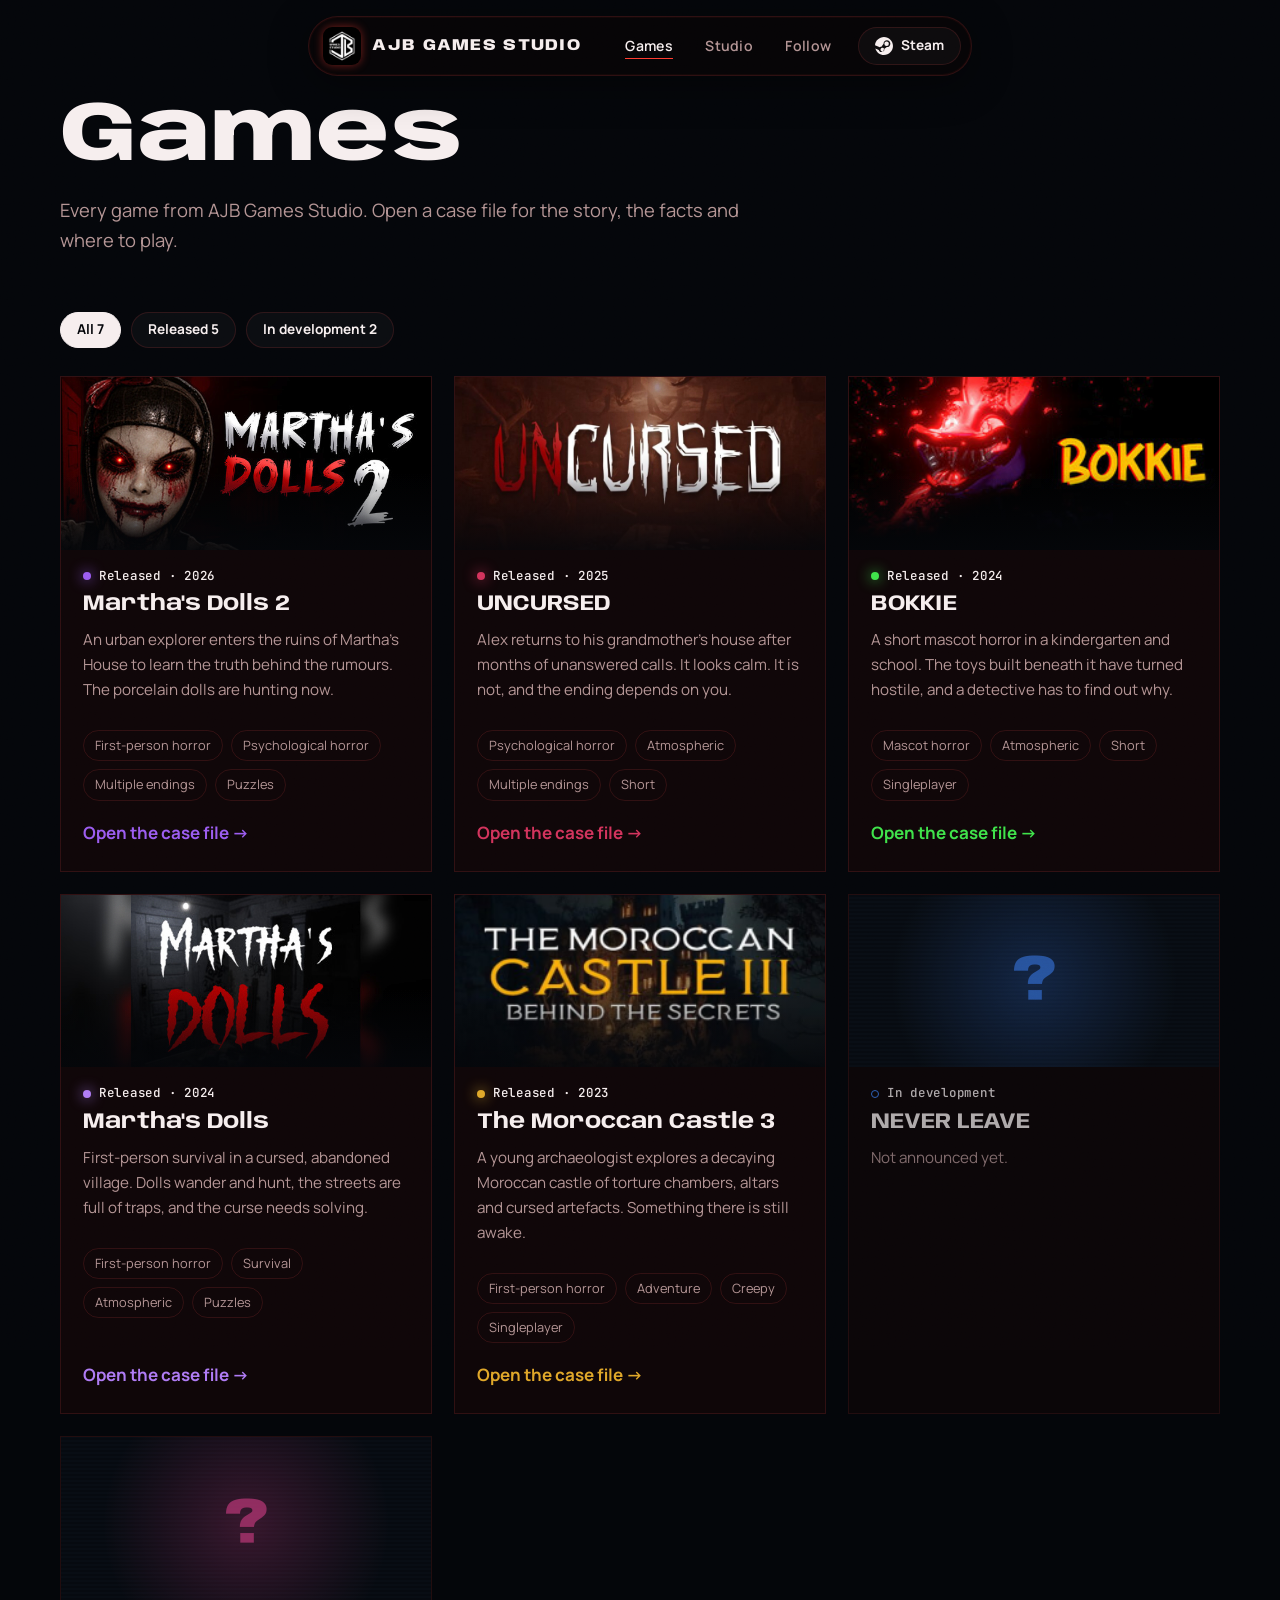
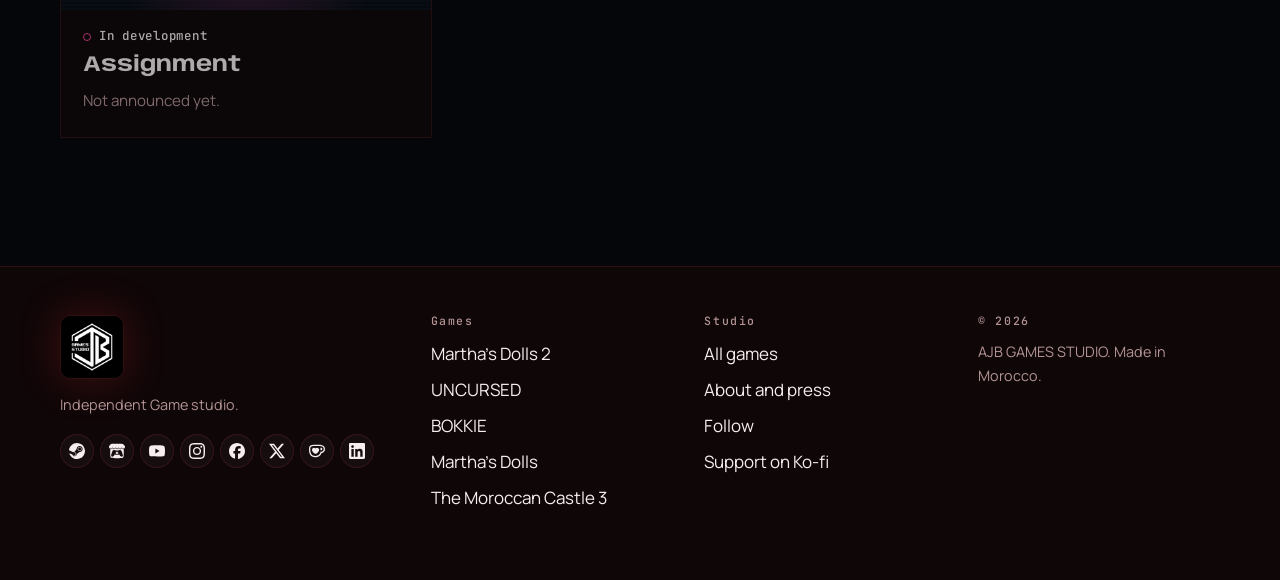
<file: games.html>
<!doctype html>
<html lang="en">
<head>
<meta charset="utf-8">
<meta name="viewport" content="width=device-width, initial-scale=1, viewport-fit=cover">
<title>Games | AJB Games Studio</title>
<meta name="description" content="Every game from AJB GAMES STUDIO.">
<meta property="og:title" content="Games | AJB Games Studio"><meta property="og:description" content="Every game from AJB GAMES STUDIO."><meta property="og:type" content="website">
<meta name="theme-color" content="#04060a">
<link rel="icon" href="favicon.svg" type="image/svg+xml">
<link rel="preconnect" href="https://fonts.googleapis.com"><link rel="preconnect" href="https://fonts.gstatic.com" crossorigin><link rel="stylesheet" href="https://fonts.googleapis.com/css2?family=Anybody:wdth,wght@50..150,100..900&family=JetBrains+Mono:wght@500&family=Manrope:wght@400;500;700&family=Newsreader:ital,wght@1,400&family=Bebas+Neue&display=swap">
<link rel="stylesheet" href="assets/style.css">
<script>document.documentElement.className='js';document.documentElement.dataset.theme='dark'/* light mode temporarily disabled */</script>
</head>
<body>
<a class="skip" href="#main">Skip to content</a>
<header class="site-header">
  <div class="bar">
    <!-- Logo + wordmark -->
    <a class="brand" href="index.html" aria-label="AJB Games Studio, home">
      <img class="bar-logo" src="images/logo.png" alt="" aria-hidden="true" onerror="this.style.display='none'">
      <span class="word"><b>AJB</b><span>Games Studio</span></span>
    </a>

    <!-- Desktop navigation -->
    <nav class="nav" aria-label="Main navigation">
      <a href="games.html" aria-current="page">Games</a>
      <a href="studio.html">Studio</a>
      <a href="studio.html#follow">Follow</a>
      <a class="btn nav-steam sm" href="https://store.steampowered.com/curator/45501369" target="_blank" rel="noopener noreferrer">
        <!-- Real Steam logo path (official shape) -->
        <svg class="steam-icon" viewBox="0 0 24 24" aria-hidden="true" xmlns="http://www.w3.org/2000/svg">
          <path d="M11.979 0C5.678 0 .511 4.86.022 11.037l6.432 2.658c.545-.371 1.203-.59 1.912-.59.063 0 .125.004.187.006l2.861-4.142V8.91c0-2.495 2.028-4.524 4.524-4.524 2.494 0 4.524 2.031 4.524 4.527s-2.03 4.525-4.524 4.525h-.105l-4.076 2.911c0 .052.004.105.004.159 0 1.875-1.515 3.396-3.39 3.396-1.635 0-3.016-1.173-3.331-2.727L.436 15.27C1.862 20.307 6.486 24 11.979 24c6.624 0 11.99-5.364 11.99-11.988C23.969 5.365 18.603 0 11.979 0zm-4.34 18.056c-.607-1.217-.199-2.7 1.008-3.413 1.221-.72 2.767-.32 3.481.899.716 1.217.315 2.767-.898 3.484-1.221.718-2.771.318-3.591-.97zm10.843-9.135a3.017 3.017 0 0 1-3.016 3.016 3.017 3.017 0 0 1-3.016-3.016 3.017 3.017 0 0 1 3.016-3.016 3.017 3.017 0 0 1 3.016 3.016z"/>
        </svg>
        Steam
      </a>
    </nav>

    <!-- Mobile hamburger -->
    <button class="menu-btn" id="menuBtn" type="button" aria-label="Open menu" aria-expanded="false" aria-controls="menuPanel">
    <span class="bar-line"></span><span class="bar-line"></span><span class="bar-line"></span>
  </button>
  </div>

  <div class="menu" id="menuPanel" role="dialog" aria-label="Navigation">
    <div class="menu-inner">
      <a href="games.html" aria-current="page">Games</a>
      <a href="studio.html">Studio</a>
      <a href="studio.html#follow">Follow</a>
      <a href="https://store.steampowered.com/curator/45501369" target="_blank" rel="noopener noreferrer">Steam <span class="ext-arrow" aria-hidden="true">↗</span></a>
    </div>
  </div>
  <div class="progress" id="progress" aria-hidden="true"></div>
</header>
<div class="grain" aria-hidden="true"></div>
<div class="cursor-light" aria-hidden="true"></div>
<main id="main" class="wrap page">
<header class="page-title"><h1 class="big-h" data-scramble>Games</h1><p>Every game from AJB Games Studio. Open a case file for the story, the facts and where to play.</p></header>
<div class="filters" id="filters" role="group" aria-label="Filter games by status"><button class="btn sm" type="button" data-f="all" aria-pressed="true">All 7</button><button class="btn sm" type="button" data-f="released" aria-pressed="false">Released 5</button><button class="btn sm" type="button" data-f="dev" aria-pressed="false">In development 2</button></div>
<ul class="grid" id="grid"><li class="card" data-status="released" style="--c:#9b5cf0"><a class="card-link" href="games/martha-s-dolls-2.html" aria-label="Martha&#39;s Dolls 2, open the case file"></a><div class="art" style="--c:#9b5cf0"><svg viewBox="0 0 320 200" preserveAspectRatio="xMidYMax slice" aria-hidden="true"><circle cx="160" cy="62" r="9" fill="#020304"/><circle cx="160" cy="94" r="27" fill="#020304"/><path d="M118 200 L136 122 Q160 110 184 122 L202 200Z" fill="#020304"/><circle class="eye" cx="150" cy="94" r="3.4"/><circle class="eye" cx="170" cy="94" r="3.4"/><path d="M60 200 V150 M60 168 l-12 -14 M60 158 l12 -12" stroke="#020304" stroke-width="4" fill="none"/><ellipse class="mist" cx="110" cy="158" rx="150" ry="13"/><ellipse class="mist m2" cx="230" cy="176" rx="130" ry="10"/></svg><img src="images/martha-s-dolls-2-header.jpg" data-fb="https://cdn.akamai.steamstatic.com/steam/apps/4469120/header.jpg https://cdn.cloudflare.steamstatic.com/steam/apps/4469120/header.jpg" alt="" loading="lazy" decoding="async" onload="this.classList.add('ok')"></div><div class="card-body"><span class="status"><i></i>Released · 2026</span><h3>Martha&#39;s Dolls 2</h3><p>An urban explorer enters the ruins of Martha&#39;s House to learn the truth behind the rumours. The porcelain dolls are hunting now.</p><ul class="tags"><li>First-person horror</li><li>Psychological horror</li><li>Multiple endings</li><li>Puzzles</li></ul><span class="more">Open the case file</span></div></li><li class="card" data-status="released" style="--c:#d2335c"><a class="card-link" href="games/uncursed.html" aria-label="UNCURSED, open the case file"></a><div class="art" style="--c:#d2335c"><svg viewBox="0 0 320 200" preserveAspectRatio="xMidYMax slice" aria-hidden="true"><rect x="100" y="112" width="120" height="88" fill="#020304"/><path d="M88 114 L160 62 L232 114Z" fill="#020304"/><rect class="lit" x="132" y="130" width="24" height="28"/><rect x="178" y="152" width="22" height="48" fill="#090b0e"/><path d="M52 200 V138 M52 160 l-14 -16 M52 150 l14 -14" stroke="#020304" stroke-width="4" fill="none"/><ellipse class="mist" cx="110" cy="158" rx="150" ry="13"/><ellipse class="mist m2" cx="230" cy="176" rx="130" ry="10"/></svg><img src="images/uncursed-header.jpg" data-fb="https://cdn.akamai.steamstatic.com/steam/apps/3316910/header.jpg https://cdn.cloudflare.steamstatic.com/steam/apps/3316910/header.jpg" alt="" loading="lazy" decoding="async" onload="this.classList.add('ok')"></div><div class="card-body"><span class="status"><i></i>Released · 2025</span><h3>UNCURSED</h3><p>Alex returns to his grandmother’s house after months of unanswered calls. It looks calm. It is not, and the ending depends on you.</p><ul class="tags"><li>Psychological horror</li><li>Atmospheric</li><li>Multiple endings</li><li>Short</li></ul><span class="more">Open the case file</span></div></li><li class="card" data-status="released" style="--c:#3fe34a"><a class="card-link" href="games/bokkie.html" aria-label="BOKKIE, open the case file"></a><div class="art" style="--c:#3fe34a"><svg viewBox="0 0 320 200" preserveAspectRatio="xMidYMax slice" aria-hidden="true"><g class="lit" opacity=".16"><rect x="30" y="56" width="30" height="24"/><rect x="72" y="56" width="30" height="24"/><rect x="218" y="56" width="30" height="24"/><rect x="260" y="56" width="30" height="24"/></g><circle cx="128" cy="76" r="15" fill="#020304"/><circle cx="192" cy="76" r="15" fill="#020304"/><circle cx="160" cy="108" r="38" fill="#020304"/><circle class="eye" cx="147" cy="102" r="4.4"/><circle class="eye" cx="173" cy="102" r="4.4"/><path class="lit-s" d="M144 122 l6 6 l6 -6 l6 6 l6 -6 l6 6" fill="none" stroke-width="2.5" stroke-linejoin="round"/><ellipse class="mist" cx="110" cy="158" rx="150" ry="13"/><ellipse class="mist m2" cx="230" cy="176" rx="130" ry="10"/></svg><img src="images/bokkie-header.jpg" data-fb="https://cdn.akamai.steamstatic.com/steam/apps/2880530/header.jpg https://cdn.cloudflare.steamstatic.com/steam/apps/2880530/header.jpg" alt="" loading="lazy" decoding="async" onload="this.classList.add('ok')"></div><div class="card-body"><span class="status"><i></i>Released · 2024</span><h3>BOKKIE</h3><p>A short mascot horror in a kindergarten and school. The toys built beneath it have turned hostile, and a detective has to find out why.</p><ul class="tags"><li>Mascot horror</li><li>Atmospheric</li><li>Short</li><li>Singleplayer</li></ul><span class="more">Open the case file</span></div></li><li class="card" data-status="released" style="--c:#b07cf5"><a class="card-link" href="games/martha-s-dolls.html" aria-label="Martha&#39;s Dolls, open the case file"></a><div class="art" style="--c:#b07cf5"><svg viewBox="0 0 320 200" preserveAspectRatio="xMidYMax slice" aria-hidden="true"><circle cx="160" cy="62" r="9" fill="#020304"/><circle cx="160" cy="94" r="27" fill="#020304"/><path d="M118 200 L136 122 Q160 110 184 122 L202 200Z" fill="#020304"/><circle class="eye" cx="150" cy="94" r="3.4"/><circle class="eye" cx="170" cy="94" r="3.4"/><path d="M60 200 V150 M60 168 l-12 -14 M60 158 l12 -12" stroke="#020304" stroke-width="4" fill="none"/><ellipse class="mist" cx="110" cy="158" rx="150" ry="13"/><ellipse class="mist m2" cx="230" cy="176" rx="130" ry="10"/></svg><img src="images/martha-s-dolls-header.jpg" data-fb="https://cdn.akamai.steamstatic.com/steam/apps/2614380/header.jpg https://cdn.cloudflare.steamstatic.com/steam/apps/2614380/header.jpg" alt="" loading="lazy" decoding="async" onload="this.classList.add('ok')"></div><div class="card-body"><span class="status"><i></i>Released · 2024</span><h3>Martha&#39;s Dolls</h3><p>First-person survival in a cursed, abandoned village. Dolls wander and hunt, the streets are full of traps, and the curse needs solving.</p><ul class="tags"><li>First-person horror</li><li>Survival</li><li>Atmospheric</li><li>Puzzles</li></ul><span class="more">Open the case file</span></div></li><li class="card" data-status="released" style="--c:#e0a82a"><a class="card-link" href="games/the-moroccan-castle-3.html" aria-label="The Moroccan Castle 3, open the case file"></a><div class="art" style="--c:#e0a82a"><svg viewBox="0 0 320 200" preserveAspectRatio="xMidYMax slice" aria-hidden="true"><rect x="50" y="92" width="45" height="108" fill="#020304"/><path d="M50 92 V78 h9 v10 h9 v-10 h9 v10 h9 v-10 h9 v14Z" fill="#020304"/><rect x="225" y="92" width="45" height="108" fill="#020304"/><path d="M225 92 V78 h9 v10 h9 v-10 h9 v10 h9 v-10 h9 v14Z" fill="#020304"/><rect x="95" y="122" width="130" height="78" fill="#020304"/><path class="lit" opacity=".85" d="M138 200 V152 a22 22 0 0 1 44 0 V200Z"/><ellipse class="mist" cx="110" cy="158" rx="150" ry="13"/><ellipse class="mist m2" cx="230" cy="176" rx="130" ry="10"/></svg><img src="images/the-moroccan-castle-3-header.jpg" data-fb="https://cdn.akamai.steamstatic.com/steam/apps/2339500/header.jpg https://cdn.cloudflare.steamstatic.com/steam/apps/2339500/header.jpg" alt="" loading="lazy" decoding="async" onload="this.classList.add('ok')"></div><div class="card-body"><span class="status"><i></i>Released · 2023</span><h3>The Moroccan Castle 3</h3><p>A young archaeologist explores a decaying Moroccan castle of torture chambers, altars and cursed artefacts. Something there is still awake.</p><ul class="tags"><li>First-person horror</li><li>Adventure</li><li>Creepy</li><li>Singleplayer</li></ul><span class="more">Open the case file</span></div></li><li class="card classified" data-status="dev" style="--c:#3f86ff"><div class="art noise" style="--c:#3f86ff"><span class="glyph" aria-hidden="true">?</span></div><div class="card-body"><span class="status"><i class="hollow"></i>In development</span><h3>NEVER LEAVE</h3><p>Not announced yet.</p></div></li><li class="card classified" data-status="dev" style="--c:#f0479a"><div class="art noise" style="--c:#f0479a"><span class="glyph" aria-hidden="true">?</span></div><div class="card-body"><span class="status"><i class="hollow"></i>In development</span><h3>Assignment</h3><p>Not announced yet.</p></div></li></ul>
</main>
<footer><div class="wrap foot">
<div><img class="foot-logo" src="images/logo.png" alt="AJB Games Studio" onerror="this.style.display='none'"><p class="small">Independent Game studio.</p><ul class="foot-social" aria-label="Social links"><li><a href="https://store.steampowered.com/curator/45501369" target="_blank" rel="noopener noreferrer" aria-label="Steam" title="Steam"><svg viewBox="0 0 24 24" aria-hidden="true"><path d="M11.979 0C5.678 0 .511 4.86.022 11.037l6.432 2.658c.545-.371 1.203-.59 1.912-.59.063 0 .125.004.188.006l2.861-4.142V8.91c0-2.495 2.028-4.524 4.524-4.524 2.494 0 4.524 2.031 4.524 4.527s-2.03 4.525-4.524 4.525h-.105l-4.076 2.911c0 .052.004.105.004.159 0 1.875-1.515 3.396-3.39 3.396-1.635 0-3.016-1.173-3.331-2.727L.436 15.27C1.862 20.307 6.486 24 11.979 24c6.627 0 11.999-5.373 11.999-12S18.605 0 11.979 0zM7.54 18.21l-1.473-.61c.262.543.714.999 1.314 1.25 1.297.539 2.793-.076 3.332-1.375.263-.63.264-1.319.005-1.949s-.75-1.121-1.377-1.383c-.624-.26-1.29-.249-1.878-.03l1.523.63c.956.4 1.409 1.5 1.009 2.455-.397.957-1.497 1.41-2.454 1.012H7.54zm11.415-9.303c0-1.662-1.353-3.015-3.015-3.015-1.665 0-3.015 1.353-3.015 3.015 0 1.665 1.35 3.015 3.015 3.015 1.663 0 3.015-1.35 3.015-3.015zm-5.273-.005c0-1.252 1.013-2.266 2.265-2.266 1.249 0 2.266 1.014 2.266 2.266 0 1.251-1.017 2.265-2.266 2.265-1.253 0-2.265-1.014-2.265-2.265z"/></svg></a></li><li><a href="https://ajbstudio.itch.io/" target="_blank" rel="noopener noreferrer" aria-label="itch.io" title="itch.io"><svg viewBox="0 0 24 24" aria-hidden="true"><path d="M3.13 1.338C2.08 1.96.02 4.328 0 4.95v1.03c0 1.303 1.22 2.45 2.325 2.45 1.33 0 2.436-1.102 2.436-2.41 0 1.308 1.07 2.41 2.4 2.41 1.328 0 2.362-1.102 2.362-2.41 0 1.308 1.137 2.41 2.466 2.41h.024c1.33 0 2.466-1.102 2.466-2.41 0 1.308 1.034 2.41 2.363 2.41 1.33 0 2.4-1.102 2.4-2.41 0 1.308 1.106 2.41 2.435 2.41C22.78 8.43 24 7.282 24 5.98V4.95c-.02-.62-2.082-2.99-3.13-3.612-3.253-.114-5.508-.134-8.87-.133-3.362 0-7.945.053-8.87.133zm6.376 6.477a2.74 2.74 0 0 1-.468.602c-.5.49-1.19.795-1.947.795a2.786 2.786 0 0 1-1.95-.795c-.182-.178-.32-.37-.446-.59-.127.222-.303.412-.486.59a2.788 2.788 0 0 1-1.95.795c-.092 0-.187-.025-.264-.052-.107 1.113-.152 2.176-.168 2.95v.005l-.006 1.167c.02 2.334-.23 7.564 1.03 8.85 1.952.454 5.545.662 9.15.663 3.605 0 7.198-.21 9.15-.664 1.26-1.284 1.01-6.514 1.03-8.848l-.006-1.167v-.004c-.016-.775-.06-1.838-.168-2.95-.077.026-.172.052-.263.052a2.788 2.788 0 0 1-1.95-.795c-.184-.178-.36-.368-.486-.59-.127.22-.265.412-.447.59a2.786 2.786 0 0 1-1.95.794c-.76 0-1.446-.303-1.948-.793a2.74 2.74 0 0 1-.468-.602 2.738 2.738 0 0 1-.463.602 2.787 2.787 0 0 1-1.95.794h-.16a2.787 2.787 0 0 1-1.95-.793 2.738 2.738 0 0 1-.464-.602zm-2.004 2.59v.002c.795.002 1.5 0 2.373.953.687-.072 1.406-.108 2.125-.107.72 0 1.438.035 2.125.107.873-.953 1.578-.95 2.372-.953.376 0 1.876 0 2.92 2.934l1.123 4.028c.832 2.995-.266 3.068-1.636 3.07-2.03-.075-3.156-1.55-3.156-3.025-1.124.184-2.436.276-3.748.277-1.312 0-2.624-.093-3.748-.277 0 1.475-1.125 2.95-3.156 3.026-1.37-.004-2.468-.077-1.636-3.072l1.122-4.027c1.045-2.934 2.545-2.934 2.92-2.934zM12 12.714c-.002.002-2.14 1.964-2.523 2.662l1.4-.056v1.22c0 .056.56.033 1.123.007.562.026 1.124.05 1.124-.008v-1.22l1.4.055C14.138 14.677 12 12.713 12 12.713z"/></svg></a></li><li><a href="https://www.youtube.com/@ajbgamesstudio" target="_blank" rel="noopener noreferrer" aria-label="YouTube" title="YouTube"><svg viewBox="0 0 24 24" aria-hidden="true"><path d="M23.498 6.186a3.016 3.016 0 0 0-2.122-2.136C19.505 3.545 12 3.545 12 3.545s-7.505 0-9.377.505A3.017 3.017 0 0 0 .502 6.186C0 8.07 0 12 0 12s0 3.93.502 5.814a3.016 3.016 0 0 0 2.122 2.136c1.871.505 9.376.505 9.376.505s7.505 0 9.377-.505a3.015 3.015 0 0 0 2.122-2.136C24 15.93 24 12 24 12s0-3.93-.502-5.814zM9.545 15.568V8.432L15.818 12l-6.273 3.568z"/></svg></a></li><li><a href="https://www.instagram.com/ajb_studio/" target="_blank" rel="noopener noreferrer" aria-label="Instagram" title="Instagram"><svg viewBox="0 0 24 24" aria-hidden="true"><path d="M7.0301.084c-1.2768.0602-2.1487.264-2.911.5634-.7888.3075-1.4575.72-2.1228 1.3877-.6652.6677-1.075 1.3368-1.3802 2.127-.2954.7638-.4956 1.6365-.552 2.914-.0564 1.2775-.0689 1.6882-.0626 4.947.0062 3.2586.0206 3.6671.0825 4.9473.061 1.2765.264 2.1482.5635 2.9107.308.7889.72 1.4573 1.388 2.1228.6679.6655 1.3365 1.0743 2.1285 1.38.7632.295 1.6361.4961 2.9134.552 1.2773.056 1.6884.069 4.9462.0627 3.2578-.0062 3.668-.0207 4.9478-.0814 1.28-.0607 2.147-.2652 2.9098-.5633.7889-.3086 1.4578-.72 2.1228-1.3881.665-.6682 1.0745-1.3378 1.3795-2.1284.2957-.7632.4966-1.636.552-2.9124.056-1.2809.0692-1.6898.063-4.948-.0063-3.2583-.021-3.6668-.0817-4.9465-.0607-1.2797-.264-2.1487-.5633-2.9117-.3084-.7889-.72-1.4568-1.3876-2.1228C21.2982 1.33 20.628.9208 19.8378.6165 19.074.321 18.2017.1197 16.9244.0645 15.6471.0093 15.236-.005 11.977.0014 8.718.0076 8.31.0215 7.0301.0839m.1402 21.6932c-1.17-.0509-1.8053-.2453-2.2287-.408-.5606-.216-.96-.4771-1.3819-.895-.422-.4178-.6811-.8186-.9-1.378-.1644-.4234-.3624-1.058-.4171-2.228-.0595-1.2645-.072-1.6442-.079-4.848-.007-3.2037.0053-3.583.0607-4.848.05-1.169.2456-1.805.408-2.2282.216-.5613.4762-.96.895-1.3816.4188-.4217.8184-.6814 1.3783-.9003.423-.1651 1.0575-.3614 2.227-.4171 1.2655-.06 1.6447-.072 4.848-.079 3.2033-.007 3.5835.005 4.8495.0608 1.169.0508 1.8053.2445 2.228.408.5608.216.96.4754 1.3816.895.4217.4194.6816.8176.9005 1.3787.1653.4217.3617 1.056.4169 2.2263.0602 1.2655.0739 1.645.0796 4.848.0058 3.203-.0055 3.5834-.061 4.848-.051 1.17-.245 1.8055-.408 2.2294-.216.5604-.4763.96-.8954 1.3814-.419.4215-.8181.6811-1.3783.9-.4224.1649-1.0577.3617-2.2262.4174-1.2656.0595-1.6448.072-4.8493.079-3.2045.007-3.5825-.006-4.848-.0608M16.953 5.5864A1.44 1.44 0 1 0 18.39 4.144a1.44 1.44 0 0 0-1.437 1.4424M5.8385 12.012c.0067 3.4032 2.7706 6.1557 6.173 6.1493 3.4026-.0065 6.157-2.7701 6.1506-6.1733-.0065-3.4032-2.771-6.1565-6.174-6.1498-3.403.0067-6.156 2.771-6.1496 6.1738M8 12.0077a4 4 0 1 1 4.008 3.9921A3.9996 3.9996 0 0 1 8 12.0077"/></svg></a></li><li><a href="https://www.facebook.com/AJBGAMESTUDIO/" target="_blank" rel="noopener noreferrer" aria-label="Facebook" title="Facebook"><svg viewBox="0 0 24 24" aria-hidden="true"><path d="M9.101 23.691v-7.98H6.627v-3.667h2.474v-1.58c0-4.085 1.848-5.978 5.858-5.978.401 0 .955.042 1.468.103a8.68 8.68 0 0 1 1.141.195v3.325a8.623 8.623 0 0 0-.653-.036 26.805 26.805 0 0 0-.733-.009c-.707 0-1.259.096-1.675.309a1.686 1.686 0 0 0-.679.622c-.258.42-.374.995-.374 1.752v1.297h3.919l-.386 2.103-.287 1.564h-3.246v8.245C19.396 23.238 24 18.179 24 12.044c0-6.627-5.373-12-12-12s-12 5.373-12 12c0 5.628 3.874 10.35 9.101 11.647Z"/></svg></a></li><li><a href="https://x.com/ProgrammerUnity" target="_blank" rel="noopener noreferrer" aria-label="X" title="X"><svg viewBox="0 0 24 24" aria-hidden="true"><path d="M18.901 1.153h3.68l-8.04 9.19L24 22.846h-7.406l-5.8-7.584-6.638 7.584H.474l8.6-9.83L0 1.154h7.594l5.243 6.932ZM17.61 20.644h2.039L6.486 3.24H4.298Z"/></svg></a></li><li><a href="https://ko-fi.com/ajbgamesstudio" target="_blank" rel="noopener noreferrer" aria-label="Ko-fi" title="Ko-fi"><svg viewBox="0 0 24 24" aria-hidden="true"><path d="M11.351 2.715c-2.7 0-4.986.025-6.83.26C2.078 3.285 0 5.154 0 8.61c0 3.506.182 6.13 1.585 8.493 1.584 2.701 4.233 4.182 7.662 4.182h.83c4.209 0 6.494-2.234 7.637-4a9.5 9.5 0 0 0 1.091-2.338C21.792 14.688 24 12.22 24 9.208v-.415c0-3.247-2.13-5.507-5.792-5.87-1.558-.156-2.65-.208-6.857-.208m0 1.947c4.208 0 5.09.052 6.571.182 2.624.311 4.13 1.584 4.13 4v.39c0 2.156-1.792 3.844-3.87 3.844h-.935l-.156.649c-.208 1.013-.597 1.818-1.039 2.546-.909 1.428-2.545 3.064-5.922 3.064h-.805c-2.571 0-4.831-.883-6.078-3.195-1.09-2-1.298-4.155-1.298-7.506 0-2.181.857-3.402 3.012-3.714 1.533-.233 3.559-.26 6.39-.26m6.547 2.287c-.416 0-.65.234-.65.546v2.935c0 .311.234.545.65.545 1.324 0 2.051-.754 2.051-2s-.727-2.026-2.052-2.026m-10.39.182c-1.818 0-3.013 1.48-3.013 3.142 0 1.533.858 2.857 1.949 3.897.727.701 1.87 1.429 2.649 1.896a1.47 1.47 0 0 0 1.507 0c.78-.467 1.922-1.195 2.623-1.896 1.117-1.039 1.974-2.364 1.974-3.897 0-1.662-1.247-3.142-3.039-3.142-1.065 0-1.792.545-2.338 1.298-.493-.753-1.246-1.298-2.312-1.298"/></svg></a></li><li><a href="https://www.linkedin.com/in/ayman-jbari-139204204/" target="_blank" rel="noopener noreferrer" aria-label="LinkedIn" title="LinkedIn"><svg viewBox="0 0 24 24" aria-hidden="true"><path d="M20.447 20.452h-3.554v-5.569c0-1.328-.027-3.037-1.852-3.037-1.853 0-2.136 1.445-2.136 2.939v5.667H9.351V9h3.414v1.561h.046c.477-.9 1.637-1.85 3.37-1.85 3.601 0 4.267 2.37 4.267 5.455v6.286zM5.337 7.433c-1.144 0-2.063-.926-2.063-2.065 0-1.138.92-2.063 2.063-2.063 1.14 0 2.064.925 2.064 2.063 0 1.139-.925 2.065-2.064 2.065zm1.782 13.019H3.555V9h3.564v11.452zM22.225 0H1.771C.792 0 0 .774 0 1.729v20.542C0 23.227.792 24 1.771 24h20.451C23.2 24 24 23.227 24 22.271V1.729C24 .774 23.2 0 22.222 0h.003z"/></svg></a></li></ul></div>
<div><h2>Games</h2><ul><li><a href="games/martha-s-dolls-2.html">Martha&#39;s Dolls 2</a></li><li><a href="games/uncursed.html">UNCURSED</a></li><li><a href="games/bokkie.html">BOKKIE</a></li><li><a href="games/martha-s-dolls.html">Martha&#39;s Dolls</a></li><li><a href="games/the-moroccan-castle-3.html">The Moroccan Castle 3</a></li></ul></div>
<div><h2>Studio</h2><ul><li><a href="games.html">All games</a></li><li><a href="studio.html">About and press</a></li><li><a href="studio.html#follow">Follow</a></li><li><a href="https://ko-fi.com/ajbgamesstudio" target="_blank" rel="noopener">Support on Ko-fi</a></li></ul></div>
<div><h2>&copy; 2026</h2><p class="small">AJB GAMES STUDIO. Made in Morocco.</p></div>
</div></footer>
<div class="curtain" aria-hidden="true"></div>
<script src="assets/site.js" defer></script>
</body>
</html>
</file>
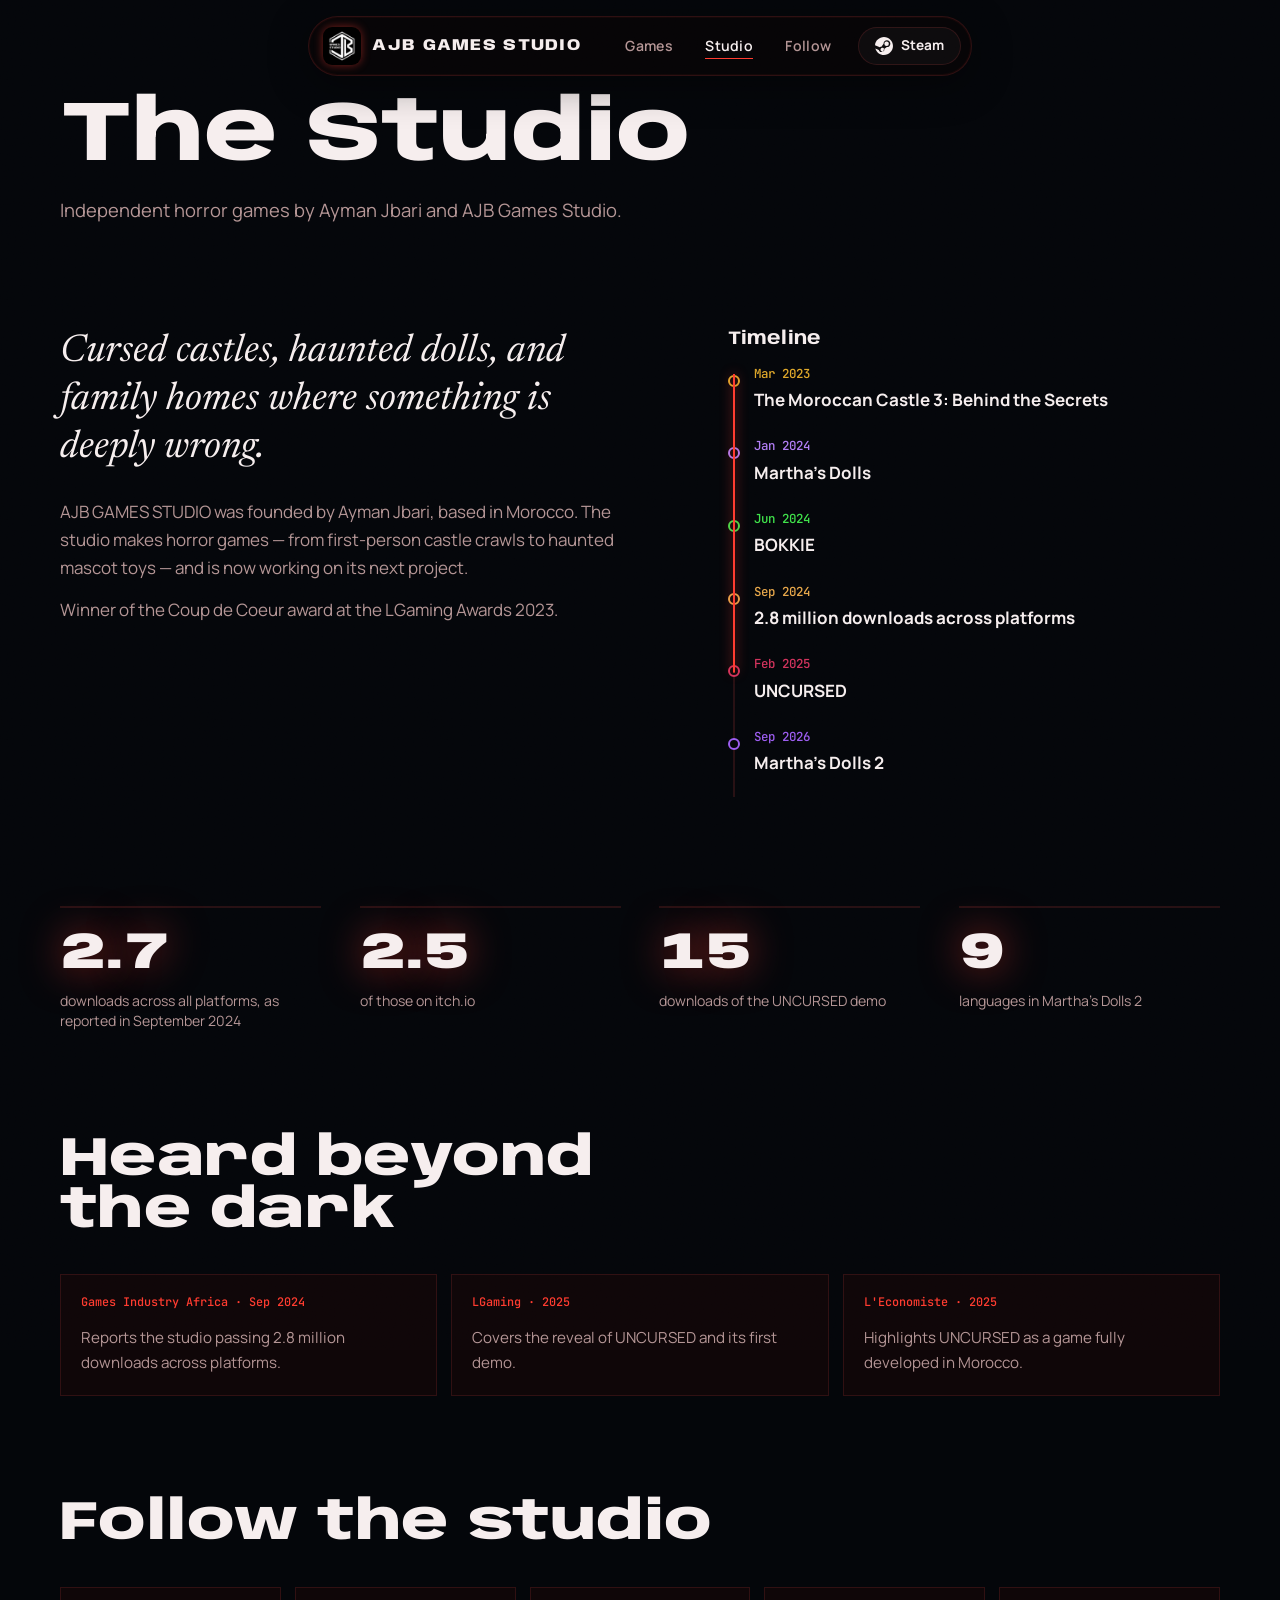
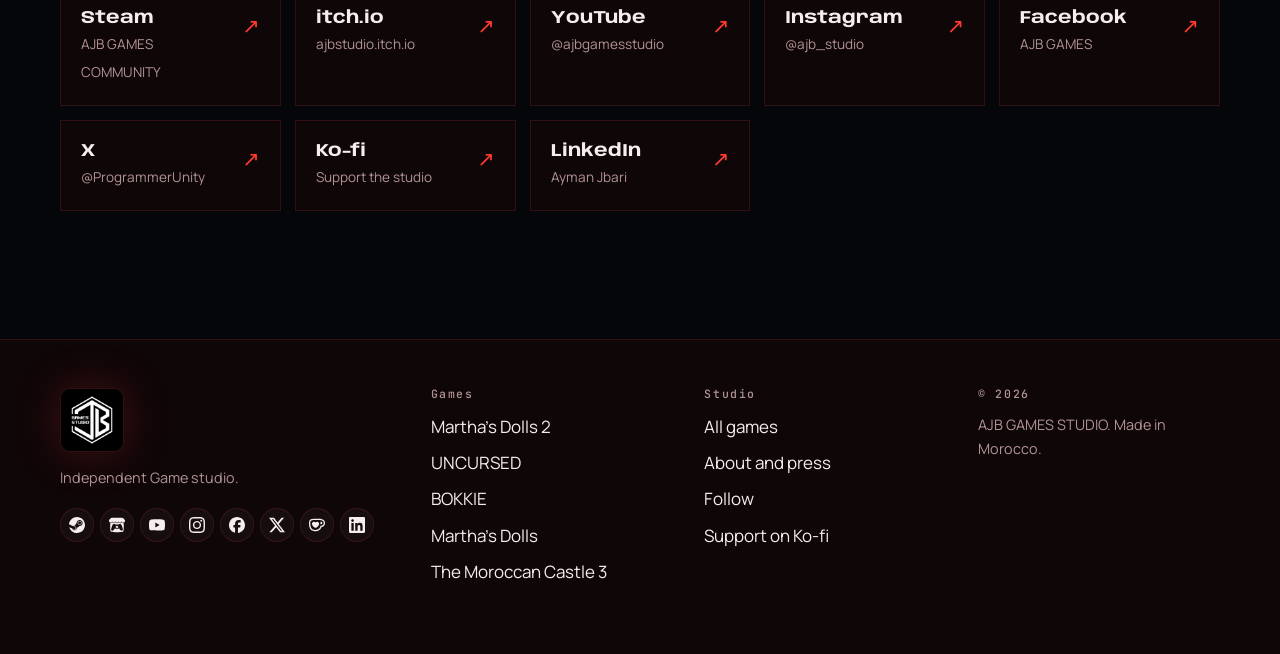
<file: studio.html>
<!doctype html>
<html lang="en">
<head>
<meta charset="utf-8">
<meta name="viewport" content="width=device-width, initial-scale=1, viewport-fit=cover">
<title>Studio | AJB Games Studio</title>
<meta name="description" content="AJB GAMES STUDIO was founded by Ayman Jbari. Independent horror games, built in Unity.">
<meta property="og:title" content="Studio | AJB Games Studio"><meta property="og:description" content="AJB GAMES STUDIO was founded by Ayman Jbari. Independent horror games, built in Unity."><meta property="og:type" content="website">
<meta name="theme-color" content="#04060a">
<link rel="icon" href="favicon.svg" type="image/svg+xml">
<link rel="preconnect" href="https://fonts.googleapis.com"><link rel="preconnect" href="https://fonts.gstatic.com" crossorigin><link rel="stylesheet" href="https://fonts.googleapis.com/css2?family=Anybody:wdth,wght@50..150,100..900&family=JetBrains+Mono:wght@500&family=Manrope:wght@400;500;700&family=Newsreader:ital,wght@1,400&family=Bebas+Neue&display=swap">
<link rel="stylesheet" href="assets/style.css">
<script>document.documentElement.className='js';document.documentElement.dataset.theme='dark'/* light mode temporarily disabled */</script>
</head>
<body>
<a class="skip" href="#main">Skip to content</a>
<header class="site-header">
  <div class="bar">
    <!-- Logo + wordmark -->
    <a class="brand" href="index.html" aria-label="AJB Games Studio, home">
      <img class="bar-logo" src="images/logo.png" alt="" aria-hidden="true" onerror="this.style.display='none'">
      <span class="word"><b>AJB</b><span>Games Studio</span></span>
    </a>

    <!-- Desktop navigation -->
    <nav class="nav" aria-label="Main navigation">
      <a href="games.html">Games</a>
      <a href="studio.html">Studio</a>
      <a href="studio.html#follow">Follow</a>
      <a class="btn nav-steam sm" href="https://store.steampowered.com/curator/45501369" target="_blank" rel="noopener noreferrer">
        <!-- Real Steam logo path (official shape) -->
        <svg class="steam-icon" viewBox="0 0 24 24" aria-hidden="true" xmlns="http://www.w3.org/2000/svg">
          <path d="M11.979 0C5.678 0 .511 4.86.022 11.037l6.432 2.658c.545-.371 1.203-.59 1.912-.59.063 0 .125.004.187.006l2.861-4.142V8.91c0-2.495 2.028-4.524 4.524-4.524 2.494 0 4.524 2.031 4.524 4.527s-2.03 4.525-4.524 4.525h-.105l-4.076 2.911c0 .052.004.105.004.159 0 1.875-1.515 3.396-3.39 3.396-1.635 0-3.016-1.173-3.331-2.727L.436 15.27C1.862 20.307 6.486 24 11.979 24c6.624 0 11.99-5.364 11.99-11.988C23.969 5.365 18.603 0 11.979 0zm-4.34 18.056c-.607-1.217-.199-2.7 1.008-3.413 1.221-.72 2.767-.32 3.481.899.716 1.217.315 2.767-.898 3.484-1.221.718-2.771.318-3.591-.97zm10.843-9.135a3.017 3.017 0 0 1-3.016 3.016 3.017 3.017 0 0 1-3.016-3.016 3.017 3.017 0 0 1 3.016-3.016 3.017 3.017 0 0 1 3.016 3.016z"/>
        </svg>
        Steam
      </a>
    </nav>

    <!-- Mobile hamburger -->
    <button class="menu-btn" id="menuBtn" type="button" aria-label="Open menu" aria-expanded="false" aria-controls="menuPanel">
    <span class="bar-line"></span><span class="bar-line"></span><span class="bar-line"></span>
  </button>
  </div>

  <div class="menu" id="menuPanel" role="dialog" aria-label="Navigation">
    <div class="menu-inner">
      <a href="games.html">Games</a>
      <a href="studio.html">Studio</a>
      <a href="studio.html#follow">Follow</a>
      <a href="https://store.steampowered.com/curator/45501369" target="_blank" rel="noopener noreferrer">Steam <span class="ext-arrow" aria-hidden="true">↗</span></a>
    </div>
  </div>
  <div class="progress" id="progress" aria-hidden="true"></div>
</header>
<div class="grain" aria-hidden="true"></div>
<div class="cursor-light" aria-hidden="true"></div>
<main id="main" class="wrap page">
<header class="page-title"><h1 class="big-h" data-scramble>The Studio</h1><p>Independent horror games by Ayman Jbari and AJB Games Studio.</p></header>
<section class="studio"><div class="rv"><p class="quote">Cursed castles, haunted dolls, and family homes where something is deeply wrong.</p>
<p>AJB GAMES STUDIO was founded by Ayman Jbari, based in Morocco. The studio makes horror games — from first-person castle crawls to haunted mascot toys — and is now working on its next project.</p><p>Winner of the Coup de Coeur award at the LGaming Awards 2023.</p></div>
<div><h2>Timeline</h2><ol class="tl" id="tl" aria-label="Studio timeline"><li style="--c:#e0a82a"><time>Mar 2023</time><strong>The Moroccan Castle 3: Behind the Secrets</strong></li><li style="--c:#b07cf5"><time>Jan 2024</time><strong>Martha&#39;s Dolls</strong></li><li style="--c:#3fe34a"><time>Jun 2024</time><strong>BOKKIE</strong></li><li style="--c:#e8a74a"><time>Sep 2024</time><strong>2.8 million downloads across platforms</strong></li><li style="--c:#d2335c"><time>Feb 2025</time><strong>UNCURSED</strong></li><li style="--c:#9b5cf0"><time>Sep 2026</time><strong>Martha&#39;s Dolls 2</strong></li></ol></div></section>
<section><div class="stats"><div class="stat" style="--d:0s"><b data-to="2.8" data-dec="1" data-suffix="M+">2.8M+</b><span>downloads across all platforms, as reported in September 2024</span></div><div class="stat" style="--d:0.1s"><b data-to="2.6" data-dec="1" data-suffix="M+">2.6M+</b><span>of those on itch.io</span></div><div class="stat" style="--d:0.2s"><b data-to="16" data-dec="0" data-suffix="K">16K</b><span>downloads of the UNCURSED demo</span></div><div class="stat" style="--d:0.30000000000000004s"><b data-to="9" data-dec="0" data-suffix="">9</b><span>languages in Martha&#39;s Dolls 2</span></div></div></section>
<section id="press" aria-labelledby="pressT"><h2 id="pressT" class="big-h sm" data-scramble>Heard beyond the dark</h2><ul class="press"><li class="rv" style="--d:0s"><a href="https://gamesindustryafrica.com/2024/09/02/ajb-games-studios-celebrates-pc-milestone/" target="_blank" rel="noopener"><small>Games Industry Africa · Sep 2024</small><span>Reports the studio passing 2.8 million downloads across platforms.</span></a></li><li class="rv" style="--d:0.08s"><a href="https://lgaming.ma/ajb-studio-reveals-new-horror-game-uncursed/" target="_blank" rel="noopener"><small>LGaming · 2025</small><span>Covers the reveal of UNCURSED and its first demo.</span></a></li><li class="rv" style="--d:0.16s"><a href="https://weekly.leconomiste.com/gaming-a-video-game-fully-developed-in-morocco/" target="_blank" rel="noopener"><small>L&#39;Economiste · 2025</small><span>Highlights UNCURSED as a game fully developed in Morocco.</span></a></li></ul></section>
<section id="follow" aria-labelledby="followT"><h2 id="followT" class="big-h sm" data-scramble>Follow the studio</h2><ul class="socials"><li class="rv" style="--d:0s"><a href="https://store.steampowered.com/curator/45501369" target="_blank" rel="noopener"><div><strong>Steam</strong><span>AJB GAMES COMMUNITY</span></div><em aria-hidden="true">↗</em></a></li><li class="rv" style="--d:0.05s"><a href="https://ajbstudio.itch.io/" target="_blank" rel="noopener"><div><strong>itch.io</strong><span>ajbstudio.itch.io</span></div><em aria-hidden="true">↗</em></a></li><li class="rv" style="--d:0.1s"><a href="https://www.youtube.com/@ajbgamesstudio" target="_blank" rel="noopener"><div><strong>YouTube</strong><span>@ajbgamesstudio</span></div><em aria-hidden="true">↗</em></a></li><li class="rv" style="--d:0.15000000000000002s"><a href="https://www.instagram.com/ajb_studio/" target="_blank" rel="noopener"><div><strong>Instagram</strong><span>@ajb_studio</span></div><em aria-hidden="true">↗</em></a></li><li class="rv" style="--d:0.2s"><a href="https://www.facebook.com/AJBGAMESTUDIO/" target="_blank" rel="noopener"><div><strong>Facebook</strong><span>AJB GAMES</span></div><em aria-hidden="true">↗</em></a></li><li class="rv" style="--d:0.25s"><a href="https://x.com/ProgrammerUnity" target="_blank" rel="noopener"><div><strong>X</strong><span>@ProgrammerUnity</span></div><em aria-hidden="true">↗</em></a></li><li class="rv" style="--d:0.30000000000000004s"><a href="https://ko-fi.com/ajbgamesstudio" target="_blank" rel="noopener"><div><strong>Ko-fi</strong><span>Support the studio</span></div><em aria-hidden="true">↗</em></a></li><li class="rv" style="--d:0.35000000000000003s"><a href="https://www.linkedin.com/in/ayman-jbari-139204204/" target="_blank" rel="noopener"><div><strong>LinkedIn</strong><span>Ayman Jbari</span></div><em aria-hidden="true">↗</em></a></li></ul></section>
</main>
<footer><div class="wrap foot">
<div><img class="foot-logo" src="images/logo.png" alt="AJB Games Studio" onerror="this.style.display='none'"><p class="small">Independent Game studio.</p><ul class="foot-social" aria-label="Social links"><li><a href="https://store.steampowered.com/curator/45501369" target="_blank" rel="noopener noreferrer" aria-label="Steam" title="Steam"><svg viewBox="0 0 24 24" aria-hidden="true"><path d="M11.979 0C5.678 0 .511 4.86.022 11.037l6.432 2.658c.545-.371 1.203-.59 1.912-.59.063 0 .125.004.188.006l2.861-4.142V8.91c0-2.495 2.028-4.524 4.524-4.524 2.494 0 4.524 2.031 4.524 4.527s-2.03 4.525-4.524 4.525h-.105l-4.076 2.911c0 .052.004.105.004.159 0 1.875-1.515 3.396-3.39 3.396-1.635 0-3.016-1.173-3.331-2.727L.436 15.27C1.862 20.307 6.486 24 11.979 24c6.627 0 11.999-5.373 11.999-12S18.605 0 11.979 0zM7.54 18.21l-1.473-.61c.262.543.714.999 1.314 1.25 1.297.539 2.793-.076 3.332-1.375.263-.63.264-1.319.005-1.949s-.75-1.121-1.377-1.383c-.624-.26-1.29-.249-1.878-.03l1.523.63c.956.4 1.409 1.5 1.009 2.455-.397.957-1.497 1.41-2.454 1.012H7.54zm11.415-9.303c0-1.662-1.353-3.015-3.015-3.015-1.665 0-3.015 1.353-3.015 3.015 0 1.665 1.35 3.015 3.015 3.015 1.663 0 3.015-1.35 3.015-3.015zm-5.273-.005c0-1.252 1.013-2.266 2.265-2.266 1.249 0 2.266 1.014 2.266 2.266 0 1.251-1.017 2.265-2.266 2.265-1.253 0-2.265-1.014-2.265-2.265z"/></svg></a></li><li><a href="https://ajbstudio.itch.io/" target="_blank" rel="noopener noreferrer" aria-label="itch.io" title="itch.io"><svg viewBox="0 0 24 24" aria-hidden="true"><path d="M3.13 1.338C2.08 1.96.02 4.328 0 4.95v1.03c0 1.303 1.22 2.45 2.325 2.45 1.33 0 2.436-1.102 2.436-2.41 0 1.308 1.07 2.41 2.4 2.41 1.328 0 2.362-1.102 2.362-2.41 0 1.308 1.137 2.41 2.466 2.41h.024c1.33 0 2.466-1.102 2.466-2.41 0 1.308 1.034 2.41 2.363 2.41 1.33 0 2.4-1.102 2.4-2.41 0 1.308 1.106 2.41 2.435 2.41C22.78 8.43 24 7.282 24 5.98V4.95c-.02-.62-2.082-2.99-3.13-3.612-3.253-.114-5.508-.134-8.87-.133-3.362 0-7.945.053-8.87.133zm6.376 6.477a2.74 2.74 0 0 1-.468.602c-.5.49-1.19.795-1.947.795a2.786 2.786 0 0 1-1.95-.795c-.182-.178-.32-.37-.446-.59-.127.222-.303.412-.486.59a2.788 2.788 0 0 1-1.95.795c-.092 0-.187-.025-.264-.052-.107 1.113-.152 2.176-.168 2.95v.005l-.006 1.167c.02 2.334-.23 7.564 1.03 8.85 1.952.454 5.545.662 9.15.663 3.605 0 7.198-.21 9.15-.664 1.26-1.284 1.01-6.514 1.03-8.848l-.006-1.167v-.004c-.016-.775-.06-1.838-.168-2.95-.077.026-.172.052-.263.052a2.788 2.788 0 0 1-1.95-.795c-.184-.178-.36-.368-.486-.59-.127.22-.265.412-.447.59a2.786 2.786 0 0 1-1.95.794c-.76 0-1.446-.303-1.948-.793a2.74 2.74 0 0 1-.468-.602 2.738 2.738 0 0 1-.463.602 2.787 2.787 0 0 1-1.95.794h-.16a2.787 2.787 0 0 1-1.95-.793 2.738 2.738 0 0 1-.464-.602zm-2.004 2.59v.002c.795.002 1.5 0 2.373.953.687-.072 1.406-.108 2.125-.107.72 0 1.438.035 2.125.107.873-.953 1.578-.95 2.372-.953.376 0 1.876 0 2.92 2.934l1.123 4.028c.832 2.995-.266 3.068-1.636 3.07-2.03-.075-3.156-1.55-3.156-3.025-1.124.184-2.436.276-3.748.277-1.312 0-2.624-.093-3.748-.277 0 1.475-1.125 2.95-3.156 3.026-1.37-.004-2.468-.077-1.636-3.072l1.122-4.027c1.045-2.934 2.545-2.934 2.92-2.934zM12 12.714c-.002.002-2.14 1.964-2.523 2.662l1.4-.056v1.22c0 .056.56.033 1.123.007.562.026 1.124.05 1.124-.008v-1.22l1.4.055C14.138 14.677 12 12.713 12 12.713z"/></svg></a></li><li><a href="https://www.youtube.com/@ajbgamesstudio" target="_blank" rel="noopener noreferrer" aria-label="YouTube" title="YouTube"><svg viewBox="0 0 24 24" aria-hidden="true"><path d="M23.498 6.186a3.016 3.016 0 0 0-2.122-2.136C19.505 3.545 12 3.545 12 3.545s-7.505 0-9.377.505A3.017 3.017 0 0 0 .502 6.186C0 8.07 0 12 0 12s0 3.93.502 5.814a3.016 3.016 0 0 0 2.122 2.136c1.871.505 9.376.505 9.376.505s7.505 0 9.377-.505a3.015 3.015 0 0 0 2.122-2.136C24 15.93 24 12 24 12s0-3.93-.502-5.814zM9.545 15.568V8.432L15.818 12l-6.273 3.568z"/></svg></a></li><li><a href="https://www.instagram.com/ajb_studio/" target="_blank" rel="noopener noreferrer" aria-label="Instagram" title="Instagram"><svg viewBox="0 0 24 24" aria-hidden="true"><path d="M7.0301.084c-1.2768.0602-2.1487.264-2.911.5634-.7888.3075-1.4575.72-2.1228 1.3877-.6652.6677-1.075 1.3368-1.3802 2.127-.2954.7638-.4956 1.6365-.552 2.914-.0564 1.2775-.0689 1.6882-.0626 4.947.0062 3.2586.0206 3.6671.0825 4.9473.061 1.2765.264 2.1482.5635 2.9107.308.7889.72 1.4573 1.388 2.1228.6679.6655 1.3365 1.0743 2.1285 1.38.7632.295 1.6361.4961 2.9134.552 1.2773.056 1.6884.069 4.9462.0627 3.2578-.0062 3.668-.0207 4.9478-.0814 1.28-.0607 2.147-.2652 2.9098-.5633.7889-.3086 1.4578-.72 2.1228-1.3881.665-.6682 1.0745-1.3378 1.3795-2.1284.2957-.7632.4966-1.636.552-2.9124.056-1.2809.0692-1.6898.063-4.948-.0063-3.2583-.021-3.6668-.0817-4.9465-.0607-1.2797-.264-2.1487-.5633-2.9117-.3084-.7889-.72-1.4568-1.3876-2.1228C21.2982 1.33 20.628.9208 19.8378.6165 19.074.321 18.2017.1197 16.9244.0645 15.6471.0093 15.236-.005 11.977.0014 8.718.0076 8.31.0215 7.0301.0839m.1402 21.6932c-1.17-.0509-1.8053-.2453-2.2287-.408-.5606-.216-.96-.4771-1.3819-.895-.422-.4178-.6811-.8186-.9-1.378-.1644-.4234-.3624-1.058-.4171-2.228-.0595-1.2645-.072-1.6442-.079-4.848-.007-3.2037.0053-3.583.0607-4.848.05-1.169.2456-1.805.408-2.2282.216-.5613.4762-.96.895-1.3816.4188-.4217.8184-.6814 1.3783-.9003.423-.1651 1.0575-.3614 2.227-.4171 1.2655-.06 1.6447-.072 4.848-.079 3.2033-.007 3.5835.005 4.8495.0608 1.169.0508 1.8053.2445 2.228.408.5608.216.96.4754 1.3816.895.4217.4194.6816.8176.9005 1.3787.1653.4217.3617 1.056.4169 2.2263.0602 1.2655.0739 1.645.0796 4.848.0058 3.203-.0055 3.5834-.061 4.848-.051 1.17-.245 1.8055-.408 2.2294-.216.5604-.4763.96-.8954 1.3814-.419.4215-.8181.6811-1.3783.9-.4224.1649-1.0577.3617-2.2262.4174-1.2656.0595-1.6448.072-4.8493.079-3.2045.007-3.5825-.006-4.848-.0608M16.953 5.5864A1.44 1.44 0 1 0 18.39 4.144a1.44 1.44 0 0 0-1.437 1.4424M5.8385 12.012c.0067 3.4032 2.7706 6.1557 6.173 6.1493 3.4026-.0065 6.157-2.7701 6.1506-6.1733-.0065-3.4032-2.771-6.1565-6.174-6.1498-3.403.0067-6.156 2.771-6.1496 6.1738M8 12.0077a4 4 0 1 1 4.008 3.9921A3.9996 3.9996 0 0 1 8 12.0077"/></svg></a></li><li><a href="https://www.facebook.com/AJBGAMESTUDIO/" target="_blank" rel="noopener noreferrer" aria-label="Facebook" title="Facebook"><svg viewBox="0 0 24 24" aria-hidden="true"><path d="M9.101 23.691v-7.98H6.627v-3.667h2.474v-1.58c0-4.085 1.848-5.978 5.858-5.978.401 0 .955.042 1.468.103a8.68 8.68 0 0 1 1.141.195v3.325a8.623 8.623 0 0 0-.653-.036 26.805 26.805 0 0 0-.733-.009c-.707 0-1.259.096-1.675.309a1.686 1.686 0 0 0-.679.622c-.258.42-.374.995-.374 1.752v1.297h3.919l-.386 2.103-.287 1.564h-3.246v8.245C19.396 23.238 24 18.179 24 12.044c0-6.627-5.373-12-12-12s-12 5.373-12 12c0 5.628 3.874 10.35 9.101 11.647Z"/></svg></a></li><li><a href="https://x.com/ProgrammerUnity" target="_blank" rel="noopener noreferrer" aria-label="X" title="X"><svg viewBox="0 0 24 24" aria-hidden="true"><path d="M18.901 1.153h3.68l-8.04 9.19L24 22.846h-7.406l-5.8-7.584-6.638 7.584H.474l8.6-9.83L0 1.154h7.594l5.243 6.932ZM17.61 20.644h2.039L6.486 3.24H4.298Z"/></svg></a></li><li><a href="https://ko-fi.com/ajbgamesstudio" target="_blank" rel="noopener noreferrer" aria-label="Ko-fi" title="Ko-fi"><svg viewBox="0 0 24 24" aria-hidden="true"><path d="M11.351 2.715c-2.7 0-4.986.025-6.83.26C2.078 3.285 0 5.154 0 8.61c0 3.506.182 6.13 1.585 8.493 1.584 2.701 4.233 4.182 7.662 4.182h.83c4.209 0 6.494-2.234 7.637-4a9.5 9.5 0 0 0 1.091-2.338C21.792 14.688 24 12.22 24 9.208v-.415c0-3.247-2.13-5.507-5.792-5.87-1.558-.156-2.65-.208-6.857-.208m0 1.947c4.208 0 5.09.052 6.571.182 2.624.311 4.13 1.584 4.13 4v.39c0 2.156-1.792 3.844-3.87 3.844h-.935l-.156.649c-.208 1.013-.597 1.818-1.039 2.546-.909 1.428-2.545 3.064-5.922 3.064h-.805c-2.571 0-4.831-.883-6.078-3.195-1.09-2-1.298-4.155-1.298-7.506 0-2.181.857-3.402 3.012-3.714 1.533-.233 3.559-.26 6.39-.26m6.547 2.287c-.416 0-.65.234-.65.546v2.935c0 .311.234.545.65.545 1.324 0 2.051-.754 2.051-2s-.727-2.026-2.052-2.026m-10.39.182c-1.818 0-3.013 1.48-3.013 3.142 0 1.533.858 2.857 1.949 3.897.727.701 1.87 1.429 2.649 1.896a1.47 1.47 0 0 0 1.507 0c.78-.467 1.922-1.195 2.623-1.896 1.117-1.039 1.974-2.364 1.974-3.897 0-1.662-1.247-3.142-3.039-3.142-1.065 0-1.792.545-2.338 1.298-.493-.753-1.246-1.298-2.312-1.298"/></svg></a></li><li><a href="https://www.linkedin.com/in/ayman-jbari-139204204/" target="_blank" rel="noopener noreferrer" aria-label="LinkedIn" title="LinkedIn"><svg viewBox="0 0 24 24" aria-hidden="true"><path d="M20.447 20.452h-3.554v-5.569c0-1.328-.027-3.037-1.852-3.037-1.853 0-2.136 1.445-2.136 2.939v5.667H9.351V9h3.414v1.561h.046c.477-.9 1.637-1.85 3.37-1.85 3.601 0 4.267 2.37 4.267 5.455v6.286zM5.337 7.433c-1.144 0-2.063-.926-2.063-2.065 0-1.138.92-2.063 2.063-2.063 1.14 0 2.064.925 2.064 2.063 0 1.139-.925 2.065-2.064 2.065zm1.782 13.019H3.555V9h3.564v11.452zM22.225 0H1.771C.792 0 0 .774 0 1.729v20.542C0 23.227.792 24 1.771 24h20.451C23.2 24 24 23.227 24 22.271V1.729C24 .774 23.2 0 22.222 0h.003z"/></svg></a></li></ul></div>
<div><h2>Games</h2><ul><li><a href="games/martha-s-dolls-2.html">Martha&#39;s Dolls 2</a></li><li><a href="games/uncursed.html">UNCURSED</a></li><li><a href="games/bokkie.html">BOKKIE</a></li><li><a href="games/martha-s-dolls.html">Martha&#39;s Dolls</a></li><li><a href="games/the-moroccan-castle-3.html">The Moroccan Castle 3</a></li></ul></div>
<div><h2>Studio</h2><ul><li><a href="games.html">All games</a></li><li><a href="studio.html">About and press</a></li><li><a href="studio.html#follow">Follow</a></li><li><a href="https://ko-fi.com/ajbgamesstudio" target="_blank" rel="noopener">Support on Ko-fi</a></li></ul></div>
<div><h2>&copy; 2026</h2><p class="small">AJB GAMES STUDIO. Made in Morocco.</p></div>
</div></footer>
<div class="curtain" aria-hidden="true"></div>
<script src="assets/site.js" defer></script>
</body>
</html>
</file>
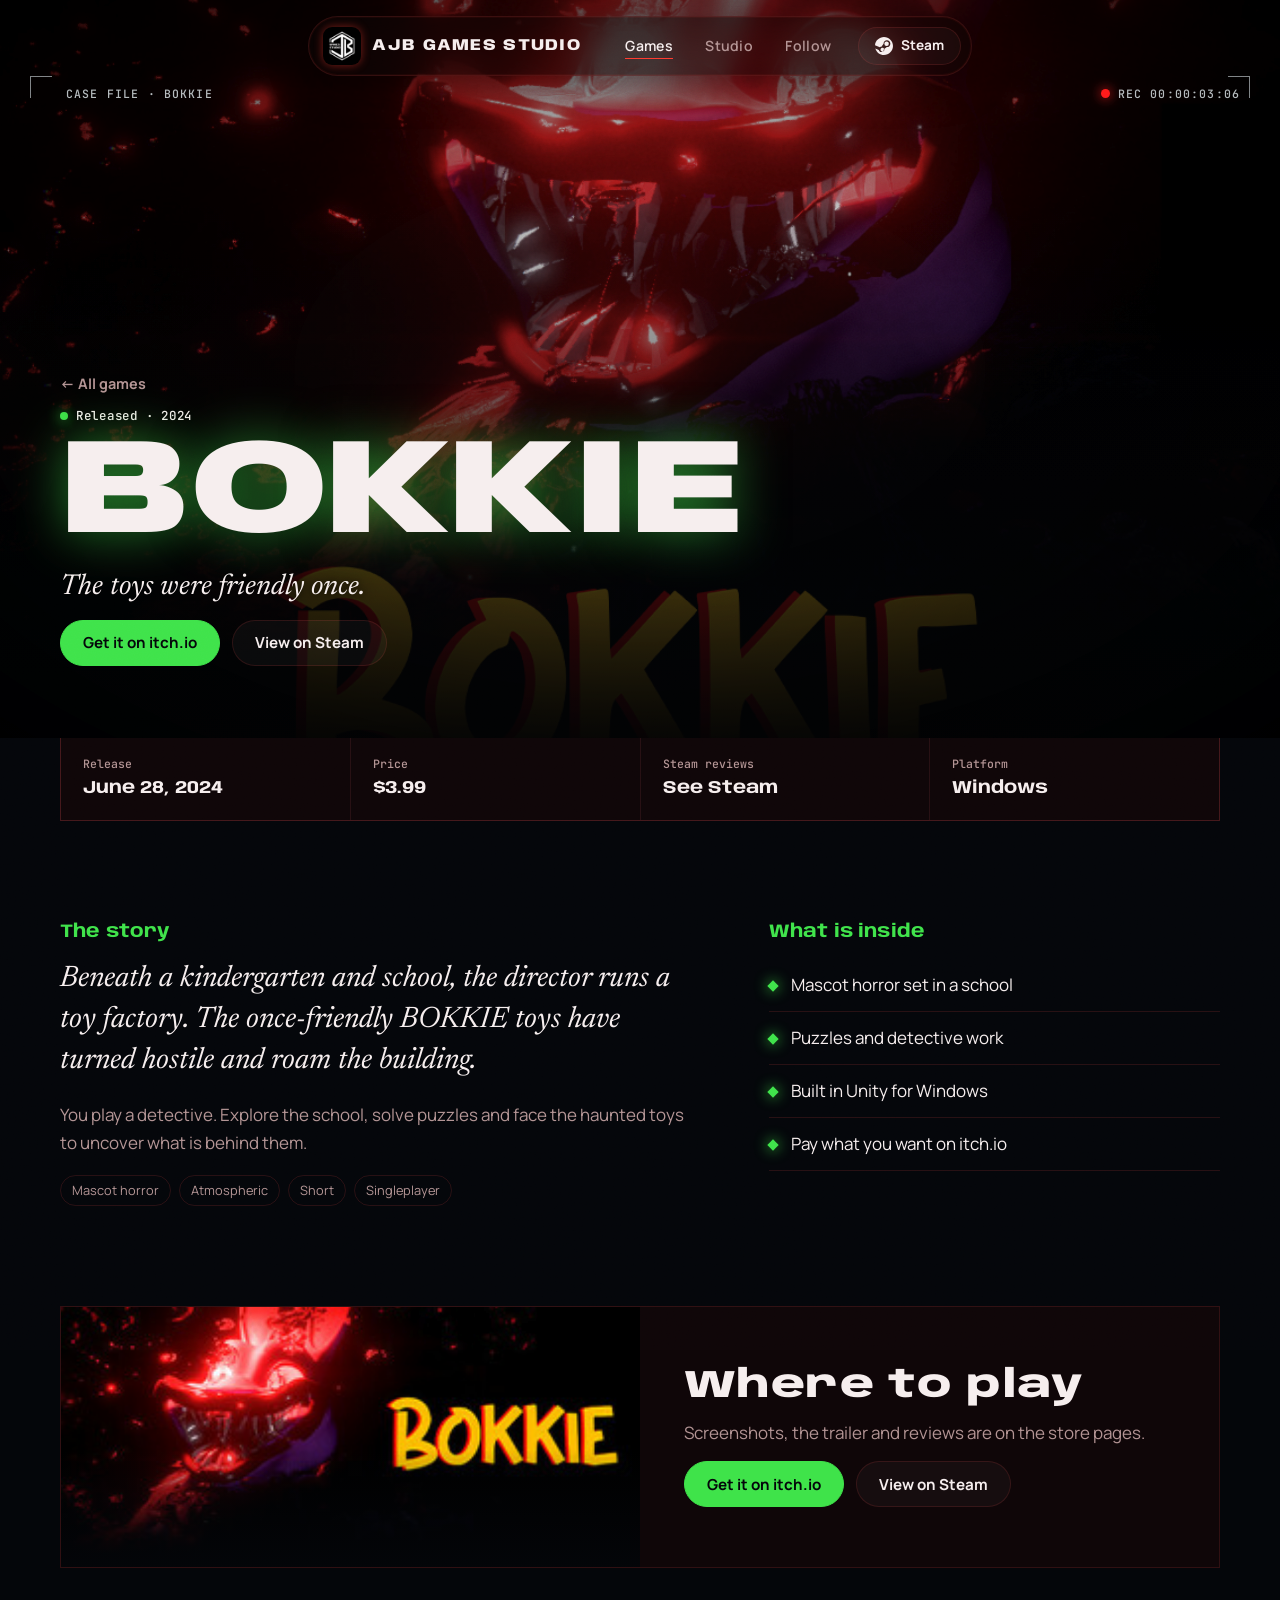
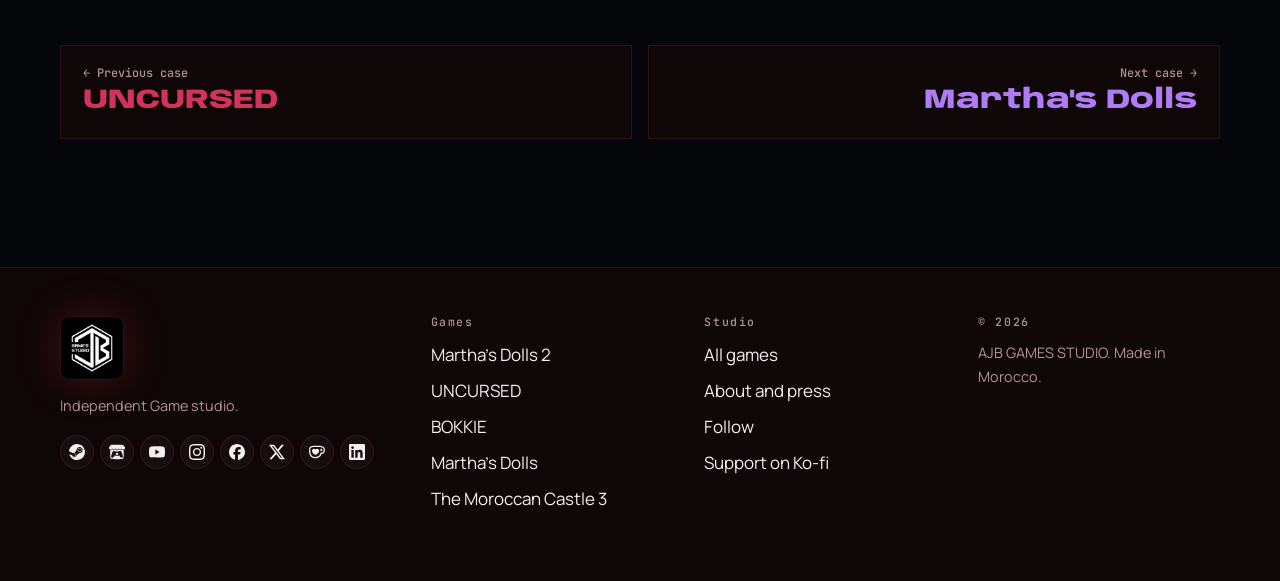
<file: games/bokkie.html>
<!doctype html>
<html lang="en">
<head>
<meta charset="utf-8">
<meta name="viewport" content="width=device-width, initial-scale=1, viewport-fit=cover">
<title>BOKKIE | AJB Games Studio</title>
<meta name="description" content="The toys were friendly once. Beneath a kindergarten and school, the director runs a toy factory. The once-friendly BOKKIE toys have turned hostile and roam the building.">
<meta property="og:title" content="BOKKIE | AJB Games Studio"><meta property="og:description" content="The toys were friendly once. Beneath a kindergarten and school, the director runs a toy factory. The once-friendly BOKKIE toys have turned hostile and roam the building."><meta property="og:type" content="website">
<meta name="theme-color" content="#04060a">
<link rel="icon" href="../favicon.svg" type="image/svg+xml">
<link rel="preconnect" href="https://fonts.googleapis.com"><link rel="preconnect" href="https://fonts.gstatic.com" crossorigin><link rel="stylesheet" href="https://fonts.googleapis.com/css2?family=Anybody:wdth,wght@50..150,100..900&family=JetBrains+Mono:wght@500&family=Manrope:wght@400;500;700&family=Newsreader:ital,wght@1,400&family=Bebas+Neue&display=swap">
<link rel="stylesheet" href="../assets/style.css">
<script>document.documentElement.className='js';document.documentElement.dataset.theme='dark'/* light mode temporarily disabled */</script>
</head>
<body>
<a class="skip" href="#main">Skip to content</a>
<header class="site-header">
  <div class="bar">
    <!-- Logo + wordmark -->
    <a class="brand" href="../index.html" aria-label="AJB Games Studio, home">
      <img class="bar-logo" src="../images/logo.png" alt="" aria-hidden="true" onerror="this.style.display='none'">
      <span class="word"><b>AJB</b><span>Games Studio</span></span>
    </a>

    <!-- Desktop navigation -->
    <nav class="nav" aria-label="Main navigation">
      <a href="../games.html" aria-current="page">Games</a>
      <a href="../studio.html">Studio</a>
      <a href="../studio.html#follow">Follow</a>
      <a class="btn nav-steam sm" href="https://store.steampowered.com/curator/45501369" target="_blank" rel="noopener noreferrer">
        <!-- Real Steam logo path (official shape) -->
        <svg class="steam-icon" viewBox="0 0 24 24" aria-hidden="true" xmlns="http://www.w3.org/2000/svg">
          <path d="M11.979 0C5.678 0 .511 4.86.022 11.037l6.432 2.658c.545-.371 1.203-.59 1.912-.59.063 0 .125.004.187.006l2.861-4.142V8.91c0-2.495 2.028-4.524 4.524-4.524 2.494 0 4.524 2.031 4.524 4.527s-2.03 4.525-4.524 4.525h-.105l-4.076 2.911c0 .052.004.105.004.159 0 1.875-1.515 3.396-3.39 3.396-1.635 0-3.016-1.173-3.331-2.727L.436 15.27C1.862 20.307 6.486 24 11.979 24c6.624 0 11.99-5.364 11.99-11.988C23.969 5.365 18.603 0 11.979 0zm-4.34 18.056c-.607-1.217-.199-2.7 1.008-3.413 1.221-.72 2.767-.32 3.481.899.716 1.217.315 2.767-.898 3.484-1.221.718-2.771.318-3.591-.97zm10.843-9.135a3.017 3.017 0 0 1-3.016 3.016 3.017 3.017 0 0 1-3.016-3.016 3.017 3.017 0 0 1 3.016-3.016 3.017 3.017 0 0 1 3.016 3.016z"/>
        </svg>
        Steam
      </a>
    </nav>

    <!-- Mobile hamburger -->
    <button class="menu-btn" id="menuBtn" type="button" aria-label="Open menu" aria-expanded="false" aria-controls="menuPanel">
    <span class="bar-line"></span><span class="bar-line"></span><span class="bar-line"></span>
  </button>
  </div>

  <div class="menu" id="menuPanel" role="dialog" aria-label="Navigation">
    <div class="menu-inner">
      <a href="../games.html" aria-current="page">Games</a>
      <a href="../studio.html">Studio</a>
      <a href="../studio.html#follow">Follow</a>
      <a href="https://store.steampowered.com/curator/45501369" target="_blank" rel="noopener noreferrer">Steam <span class="ext-arrow" aria-hidden="true">↗</span></a>
    </div>
  </div>
  <div class="progress" id="progress" aria-hidden="true"></div>
</header>
<div class="grain" aria-hidden="true"></div>
<div class="cursor-light" aria-hidden="true"></div>
<main id="main" style="--c:#3fe34a">
<section class="stage ghero" data-stage="game" data-eye="63,227,74">
<div class="layer" data-parallax><div class="art" style="--c:#3fe34a"><svg viewBox="0 0 320 200" preserveAspectRatio="xMidYMax slice" aria-hidden="true"><g class="lit" opacity=".16"><rect x="30" y="56" width="30" height="24"/><rect x="72" y="56" width="30" height="24"/><rect x="218" y="56" width="30" height="24"/><rect x="260" y="56" width="30" height="24"/></g><circle cx="128" cy="76" r="15" fill="#020304"/><circle cx="192" cy="76" r="15" fill="#020304"/><circle cx="160" cy="108" r="38" fill="#020304"/><circle class="eye" cx="147" cy="102" r="4.4"/><circle class="eye" cx="173" cy="102" r="4.4"/><path class="lit-s" d="M144 122 l6 6 l6 -6 l6 6 l6 -6 l6 6" fill="none" stroke-width="2.5" stroke-linejoin="round"/><ellipse class="mist" cx="110" cy="158" rx="150" ry="13"/><ellipse class="mist m2" cx="230" cy="176" rx="130" ry="10"/></svg><img src="../images/bokkie-hero.jpg" data-fb="https://cdn.akamai.steamstatic.com/steam/apps/2880530/library_hero.jpg https://cdn.cloudflare.steamstatic.com/steam/apps/2880530/library_hero.jpg https://cdn.akamai.steamstatic.com/steam/apps/2880530/header.jpg https://cdn.cloudflare.steamstatic.com/steam/apps/2880530/header.jpg" alt="" loading="lazy" decoding="async" onload="this.classList.add('ok')"></div></div>
<canvas class="gl" data-tint="63,227,74" aria-hidden="true"></canvas><canvas class="eyes" aria-hidden="true"></canvas><div class="vignette" aria-hidden="true"></div><div class="flash" aria-hidden="true"></div>
<div class="hud" aria-hidden="true"><span class="tl">CASE FILE · BOKKIE</span><span class="tr"><i class="dot"></i>REC <time class="tc">00:00:00:00</time></span></div>
<div class="ghero-body wrap"><a class="back" href="../games.html">← All games</a><span class="status"><i></i>Released · 2024</span><h1 class="glitch" data-text="BOKKIE">BOKKIE</h1><p class="tagline">The toys were friendly once.</p><div class="row"><a class="btn glow" href="https://ajbstudio.itch.io/bokkie" target="_blank" rel="noopener">Get it on itch.io</a><a class="btn " href="https://store.steampowered.com/app/2880530/BOKKIE/" target="_blank" rel="noopener">View on Steam</a></div></div>
</section>
<div class="wrap">
<dl class="gfacts rv"><div><dt>Release</dt><dd>June 28, 2024</dd></div><div><dt>Price</dt><dd>$3.99</dd></div><div><dt>Steam reviews</dt><dd>See Steam</dd></div><div><dt>Platform</dt><dd>Windows</dd></div></dl>
<section class="about"><div class="rv"><h2>The story</h2><p class="lede">Beneath a kindergarten and school, the director runs a toy factory. The once-friendly BOKKIE toys have turned hostile and roam the building.</p><p>You play a detective. Explore the school, solve puzzles and face the haunted toys to uncover what is behind them.</p><ul class="tags"><li>Mascot horror</li><li>Atmospheric</li><li>Short</li><li>Singleplayer</li></ul></div>
<div class="rv" style="--d:.12s"><h2>What is inside</h2><ul class="inside"><li>Mascot horror set in a school</li><li>Puzzles and detective work</li><li>Built in Unity for Windows</li><li>Pay what you want on itch.io</li></ul></div></section>

<section class="play rv"><div class="art" style="--c:#3fe34a"><svg viewBox="0 0 320 200" preserveAspectRatio="xMidYMax slice" aria-hidden="true"><g class="lit" opacity=".16"><rect x="30" y="56" width="30" height="24"/><rect x="72" y="56" width="30" height="24"/><rect x="218" y="56" width="30" height="24"/><rect x="260" y="56" width="30" height="24"/></g><circle cx="128" cy="76" r="15" fill="#020304"/><circle cx="192" cy="76" r="15" fill="#020304"/><circle cx="160" cy="108" r="38" fill="#020304"/><circle class="eye" cx="147" cy="102" r="4.4"/><circle class="eye" cx="173" cy="102" r="4.4"/><path class="lit-s" d="M144 122 l6 6 l6 -6 l6 6 l6 -6 l6 6" fill="none" stroke-width="2.5" stroke-linejoin="round"/><ellipse class="mist" cx="110" cy="158" rx="150" ry="13"/><ellipse class="mist m2" cx="230" cy="176" rx="130" ry="10"/></svg><img src="../images/bokkie-header.jpg" data-fb="https://cdn.akamai.steamstatic.com/steam/apps/2880530/header.jpg https://cdn.cloudflare.steamstatic.com/steam/apps/2880530/header.jpg" alt="" loading="lazy" decoding="async" onload="this.classList.add('ok')"></div><div class="play-body"><h2>Where to play</h2><p>Screenshots, the trailer and reviews are on the store pages.</p><div class="row"><a class="btn glow" href="https://ajbstudio.itch.io/bokkie" target="_blank" rel="noopener">Get it on itch.io</a><a class="btn " href="https://store.steampowered.com/app/2880530/BOKKIE/" target="_blank" rel="noopener">View on Steam</a></div></div></section>
<nav class="pager" aria-label="More games"><a href="../games/uncursed.html" style="--c:#d2335c"><small>← Previous case</small><strong>UNCURSED</strong></a><a class="next" href="../games/martha-s-dolls.html" style="--c:#b07cf5"><small>Next case →</small><strong>Martha&#39;s Dolls</strong></a></nav>
</div></main>
<footer><div class="wrap foot">
<div><img class="foot-logo" src="../images/logo.png" alt="AJB Games Studio" onerror="this.style.display='none'"><p class="small">Independent Game studio.</p><ul class="foot-social" aria-label="Social links"><li><a href="https://store.steampowered.com/curator/45501369" target="_blank" rel="noopener noreferrer" aria-label="Steam" title="Steam"><svg viewBox="0 0 24 24" aria-hidden="true"><path d="M11.979 0C5.678 0 .511 4.86.022 11.037l6.432 2.658c.545-.371 1.203-.59 1.912-.59.063 0 .125.004.188.006l2.861-4.142V8.91c0-2.495 2.028-4.524 4.524-4.524 2.494 0 4.524 2.031 4.524 4.527s-2.03 4.525-4.524 4.525h-.105l-4.076 2.911c0 .052.004.105.004.159 0 1.875-1.515 3.396-3.39 3.396-1.635 0-3.016-1.173-3.331-2.727L.436 15.27C1.862 20.307 6.486 24 11.979 24c6.627 0 11.999-5.373 11.999-12S18.605 0 11.979 0zM7.54 18.21l-1.473-.61c.262.543.714.999 1.314 1.25 1.297.539 2.793-.076 3.332-1.375.263-.63.264-1.319.005-1.949s-.75-1.121-1.377-1.383c-.624-.26-1.29-.249-1.878-.03l1.523.63c.956.4 1.409 1.5 1.009 2.455-.397.957-1.497 1.41-2.454 1.012H7.54zm11.415-9.303c0-1.662-1.353-3.015-3.015-3.015-1.665 0-3.015 1.353-3.015 3.015 0 1.665 1.35 3.015 3.015 3.015 1.663 0 3.015-1.35 3.015-3.015zm-5.273-.005c0-1.252 1.013-2.266 2.265-2.266 1.249 0 2.266 1.014 2.266 2.266 0 1.251-1.017 2.265-2.266 2.265-1.253 0-2.265-1.014-2.265-2.265z"/></svg></a></li><li><a href="https://ajbstudio.itch.io/" target="_blank" rel="noopener noreferrer" aria-label="itch.io" title="itch.io"><svg viewBox="0 0 24 24" aria-hidden="true"><path d="M3.13 1.338C2.08 1.96.02 4.328 0 4.95v1.03c0 1.303 1.22 2.45 2.325 2.45 1.33 0 2.436-1.102 2.436-2.41 0 1.308 1.07 2.41 2.4 2.41 1.328 0 2.362-1.102 2.362-2.41 0 1.308 1.137 2.41 2.466 2.41h.024c1.33 0 2.466-1.102 2.466-2.41 0 1.308 1.034 2.41 2.363 2.41 1.33 0 2.4-1.102 2.4-2.41 0 1.308 1.106 2.41 2.435 2.41C22.78 8.43 24 7.282 24 5.98V4.95c-.02-.62-2.082-2.99-3.13-3.612-3.253-.114-5.508-.134-8.87-.133-3.362 0-7.945.053-8.87.133zm6.376 6.477a2.74 2.74 0 0 1-.468.602c-.5.49-1.19.795-1.947.795a2.786 2.786 0 0 1-1.95-.795c-.182-.178-.32-.37-.446-.59-.127.222-.303.412-.486.59a2.788 2.788 0 0 1-1.95.795c-.092 0-.187-.025-.264-.052-.107 1.113-.152 2.176-.168 2.95v.005l-.006 1.167c.02 2.334-.23 7.564 1.03 8.85 1.952.454 5.545.662 9.15.663 3.605 0 7.198-.21 9.15-.664 1.26-1.284 1.01-6.514 1.03-8.848l-.006-1.167v-.004c-.016-.775-.06-1.838-.168-2.95-.077.026-.172.052-.263.052a2.788 2.788 0 0 1-1.95-.795c-.184-.178-.36-.368-.486-.59-.127.22-.265.412-.447.59a2.786 2.786 0 0 1-1.95.794c-.76 0-1.446-.303-1.948-.793a2.74 2.74 0 0 1-.468-.602 2.738 2.738 0 0 1-.463.602 2.787 2.787 0 0 1-1.95.794h-.16a2.787 2.787 0 0 1-1.95-.793 2.738 2.738 0 0 1-.464-.602zm-2.004 2.59v.002c.795.002 1.5 0 2.373.953.687-.072 1.406-.108 2.125-.107.72 0 1.438.035 2.125.107.873-.953 1.578-.95 2.372-.953.376 0 1.876 0 2.92 2.934l1.123 4.028c.832 2.995-.266 3.068-1.636 3.07-2.03-.075-3.156-1.55-3.156-3.025-1.124.184-2.436.276-3.748.277-1.312 0-2.624-.093-3.748-.277 0 1.475-1.125 2.95-3.156 3.026-1.37-.004-2.468-.077-1.636-3.072l1.122-4.027c1.045-2.934 2.545-2.934 2.92-2.934zM12 12.714c-.002.002-2.14 1.964-2.523 2.662l1.4-.056v1.22c0 .056.56.033 1.123.007.562.026 1.124.05 1.124-.008v-1.22l1.4.055C14.138 14.677 12 12.713 12 12.713z"/></svg></a></li><li><a href="https://www.youtube.com/@ajbgamesstudio" target="_blank" rel="noopener noreferrer" aria-label="YouTube" title="YouTube"><svg viewBox="0 0 24 24" aria-hidden="true"><path d="M23.498 6.186a3.016 3.016 0 0 0-2.122-2.136C19.505 3.545 12 3.545 12 3.545s-7.505 0-9.377.505A3.017 3.017 0 0 0 .502 6.186C0 8.07 0 12 0 12s0 3.93.502 5.814a3.016 3.016 0 0 0 2.122 2.136c1.871.505 9.376.505 9.376.505s7.505 0 9.377-.505a3.015 3.015 0 0 0 2.122-2.136C24 15.93 24 12 24 12s0-3.93-.502-5.814zM9.545 15.568V8.432L15.818 12l-6.273 3.568z"/></svg></a></li><li><a href="https://www.instagram.com/ajb_studio/" target="_blank" rel="noopener noreferrer" aria-label="Instagram" title="Instagram"><svg viewBox="0 0 24 24" aria-hidden="true"><path d="M7.0301.084c-1.2768.0602-2.1487.264-2.911.5634-.7888.3075-1.4575.72-2.1228 1.3877-.6652.6677-1.075 1.3368-1.3802 2.127-.2954.7638-.4956 1.6365-.552 2.914-.0564 1.2775-.0689 1.6882-.0626 4.947.0062 3.2586.0206 3.6671.0825 4.9473.061 1.2765.264 2.1482.5635 2.9107.308.7889.72 1.4573 1.388 2.1228.6679.6655 1.3365 1.0743 2.1285 1.38.7632.295 1.6361.4961 2.9134.552 1.2773.056 1.6884.069 4.9462.0627 3.2578-.0062 3.668-.0207 4.9478-.0814 1.28-.0607 2.147-.2652 2.9098-.5633.7889-.3086 1.4578-.72 2.1228-1.3881.665-.6682 1.0745-1.3378 1.3795-2.1284.2957-.7632.4966-1.636.552-2.9124.056-1.2809.0692-1.6898.063-4.948-.0063-3.2583-.021-3.6668-.0817-4.9465-.0607-1.2797-.264-2.1487-.5633-2.9117-.3084-.7889-.72-1.4568-1.3876-2.1228C21.2982 1.33 20.628.9208 19.8378.6165 19.074.321 18.2017.1197 16.9244.0645 15.6471.0093 15.236-.005 11.977.0014 8.718.0076 8.31.0215 7.0301.0839m.1402 21.6932c-1.17-.0509-1.8053-.2453-2.2287-.408-.5606-.216-.96-.4771-1.3819-.895-.422-.4178-.6811-.8186-.9-1.378-.1644-.4234-.3624-1.058-.4171-2.228-.0595-1.2645-.072-1.6442-.079-4.848-.007-3.2037.0053-3.583.0607-4.848.05-1.169.2456-1.805.408-2.2282.216-.5613.4762-.96.895-1.3816.4188-.4217.8184-.6814 1.3783-.9003.423-.1651 1.0575-.3614 2.227-.4171 1.2655-.06 1.6447-.072 4.848-.079 3.2033-.007 3.5835.005 4.8495.0608 1.169.0508 1.8053.2445 2.228.408.5608.216.96.4754 1.3816.895.4217.4194.6816.8176.9005 1.3787.1653.4217.3617 1.056.4169 2.2263.0602 1.2655.0739 1.645.0796 4.848.0058 3.203-.0055 3.5834-.061 4.848-.051 1.17-.245 1.8055-.408 2.2294-.216.5604-.4763.96-.8954 1.3814-.419.4215-.8181.6811-1.3783.9-.4224.1649-1.0577.3617-2.2262.4174-1.2656.0595-1.6448.072-4.8493.079-3.2045.007-3.5825-.006-4.848-.0608M16.953 5.5864A1.44 1.44 0 1 0 18.39 4.144a1.44 1.44 0 0 0-1.437 1.4424M5.8385 12.012c.0067 3.4032 2.7706 6.1557 6.173 6.1493 3.4026-.0065 6.157-2.7701 6.1506-6.1733-.0065-3.4032-2.771-6.1565-6.174-6.1498-3.403.0067-6.156 2.771-6.1496 6.1738M8 12.0077a4 4 0 1 1 4.008 3.9921A3.9996 3.9996 0 0 1 8 12.0077"/></svg></a></li><li><a href="https://www.facebook.com/AJBGAMESTUDIO/" target="_blank" rel="noopener noreferrer" aria-label="Facebook" title="Facebook"><svg viewBox="0 0 24 24" aria-hidden="true"><path d="M9.101 23.691v-7.98H6.627v-3.667h2.474v-1.58c0-4.085 1.848-5.978 5.858-5.978.401 0 .955.042 1.468.103a8.68 8.68 0 0 1 1.141.195v3.325a8.623 8.623 0 0 0-.653-.036 26.805 26.805 0 0 0-.733-.009c-.707 0-1.259.096-1.675.309a1.686 1.686 0 0 0-.679.622c-.258.42-.374.995-.374 1.752v1.297h3.919l-.386 2.103-.287 1.564h-3.246v8.245C19.396 23.238 24 18.179 24 12.044c0-6.627-5.373-12-12-12s-12 5.373-12 12c0 5.628 3.874 10.35 9.101 11.647Z"/></svg></a></li><li><a href="https://x.com/ProgrammerUnity" target="_blank" rel="noopener noreferrer" aria-label="X" title="X"><svg viewBox="0 0 24 24" aria-hidden="true"><path d="M18.901 1.153h3.68l-8.04 9.19L24 22.846h-7.406l-5.8-7.584-6.638 7.584H.474l8.6-9.83L0 1.154h7.594l5.243 6.932ZM17.61 20.644h2.039L6.486 3.24H4.298Z"/></svg></a></li><li><a href="https://ko-fi.com/ajbgamesstudio" target="_blank" rel="noopener noreferrer" aria-label="Ko-fi" title="Ko-fi"><svg viewBox="0 0 24 24" aria-hidden="true"><path d="M11.351 2.715c-2.7 0-4.986.025-6.83.26C2.078 3.285 0 5.154 0 8.61c0 3.506.182 6.13 1.585 8.493 1.584 2.701 4.233 4.182 7.662 4.182h.83c4.209 0 6.494-2.234 7.637-4a9.5 9.5 0 0 0 1.091-2.338C21.792 14.688 24 12.22 24 9.208v-.415c0-3.247-2.13-5.507-5.792-5.87-1.558-.156-2.65-.208-6.857-.208m0 1.947c4.208 0 5.09.052 6.571.182 2.624.311 4.13 1.584 4.13 4v.39c0 2.156-1.792 3.844-3.87 3.844h-.935l-.156.649c-.208 1.013-.597 1.818-1.039 2.546-.909 1.428-2.545 3.064-5.922 3.064h-.805c-2.571 0-4.831-.883-6.078-3.195-1.09-2-1.298-4.155-1.298-7.506 0-2.181.857-3.402 3.012-3.714 1.533-.233 3.559-.26 6.39-.26m6.547 2.287c-.416 0-.65.234-.65.546v2.935c0 .311.234.545.65.545 1.324 0 2.051-.754 2.051-2s-.727-2.026-2.052-2.026m-10.39.182c-1.818 0-3.013 1.48-3.013 3.142 0 1.533.858 2.857 1.949 3.897.727.701 1.87 1.429 2.649 1.896a1.47 1.47 0 0 0 1.507 0c.78-.467 1.922-1.195 2.623-1.896 1.117-1.039 1.974-2.364 1.974-3.897 0-1.662-1.247-3.142-3.039-3.142-1.065 0-1.792.545-2.338 1.298-.493-.753-1.246-1.298-2.312-1.298"/></svg></a></li><li><a href="https://www.linkedin.com/in/ayman-jbari-139204204/" target="_blank" rel="noopener noreferrer" aria-label="LinkedIn" title="LinkedIn"><svg viewBox="0 0 24 24" aria-hidden="true"><path d="M20.447 20.452h-3.554v-5.569c0-1.328-.027-3.037-1.852-3.037-1.853 0-2.136 1.445-2.136 2.939v5.667H9.351V9h3.414v1.561h.046c.477-.9 1.637-1.85 3.37-1.85 3.601 0 4.267 2.37 4.267 5.455v6.286zM5.337 7.433c-1.144 0-2.063-.926-2.063-2.065 0-1.138.92-2.063 2.063-2.063 1.14 0 2.064.925 2.064 2.063 0 1.139-.925 2.065-2.064 2.065zm1.782 13.019H3.555V9h3.564v11.452zM22.225 0H1.771C.792 0 0 .774 0 1.729v20.542C0 23.227.792 24 1.771 24h20.451C23.2 24 24 23.227 24 22.271V1.729C24 .774 23.2 0 22.222 0h.003z"/></svg></a></li></ul></div>
<div><h2>Games</h2><ul><li><a href="../games/martha-s-dolls-2.html">Martha&#39;s Dolls 2</a></li><li><a href="../games/uncursed.html">UNCURSED</a></li><li><a href="../games/bokkie.html">BOKKIE</a></li><li><a href="../games/martha-s-dolls.html">Martha&#39;s Dolls</a></li><li><a href="../games/the-moroccan-castle-3.html">The Moroccan Castle 3</a></li></ul></div>
<div><h2>Studio</h2><ul><li><a href="../games.html">All games</a></li><li><a href="../studio.html">About and press</a></li><li><a href="../studio.html#follow">Follow</a></li><li><a href="https://ko-fi.com/ajbgamesstudio" target="_blank" rel="noopener">Support on Ko-fi</a></li></ul></div>
<div><h2>&copy; 2026</h2><p class="small">AJB GAMES STUDIO. Made in Morocco.</p></div>
</div></footer>
<div class="curtain" aria-hidden="true"></div>
<script src="../assets/site.js" defer></script>
</body>
</html>
</file>
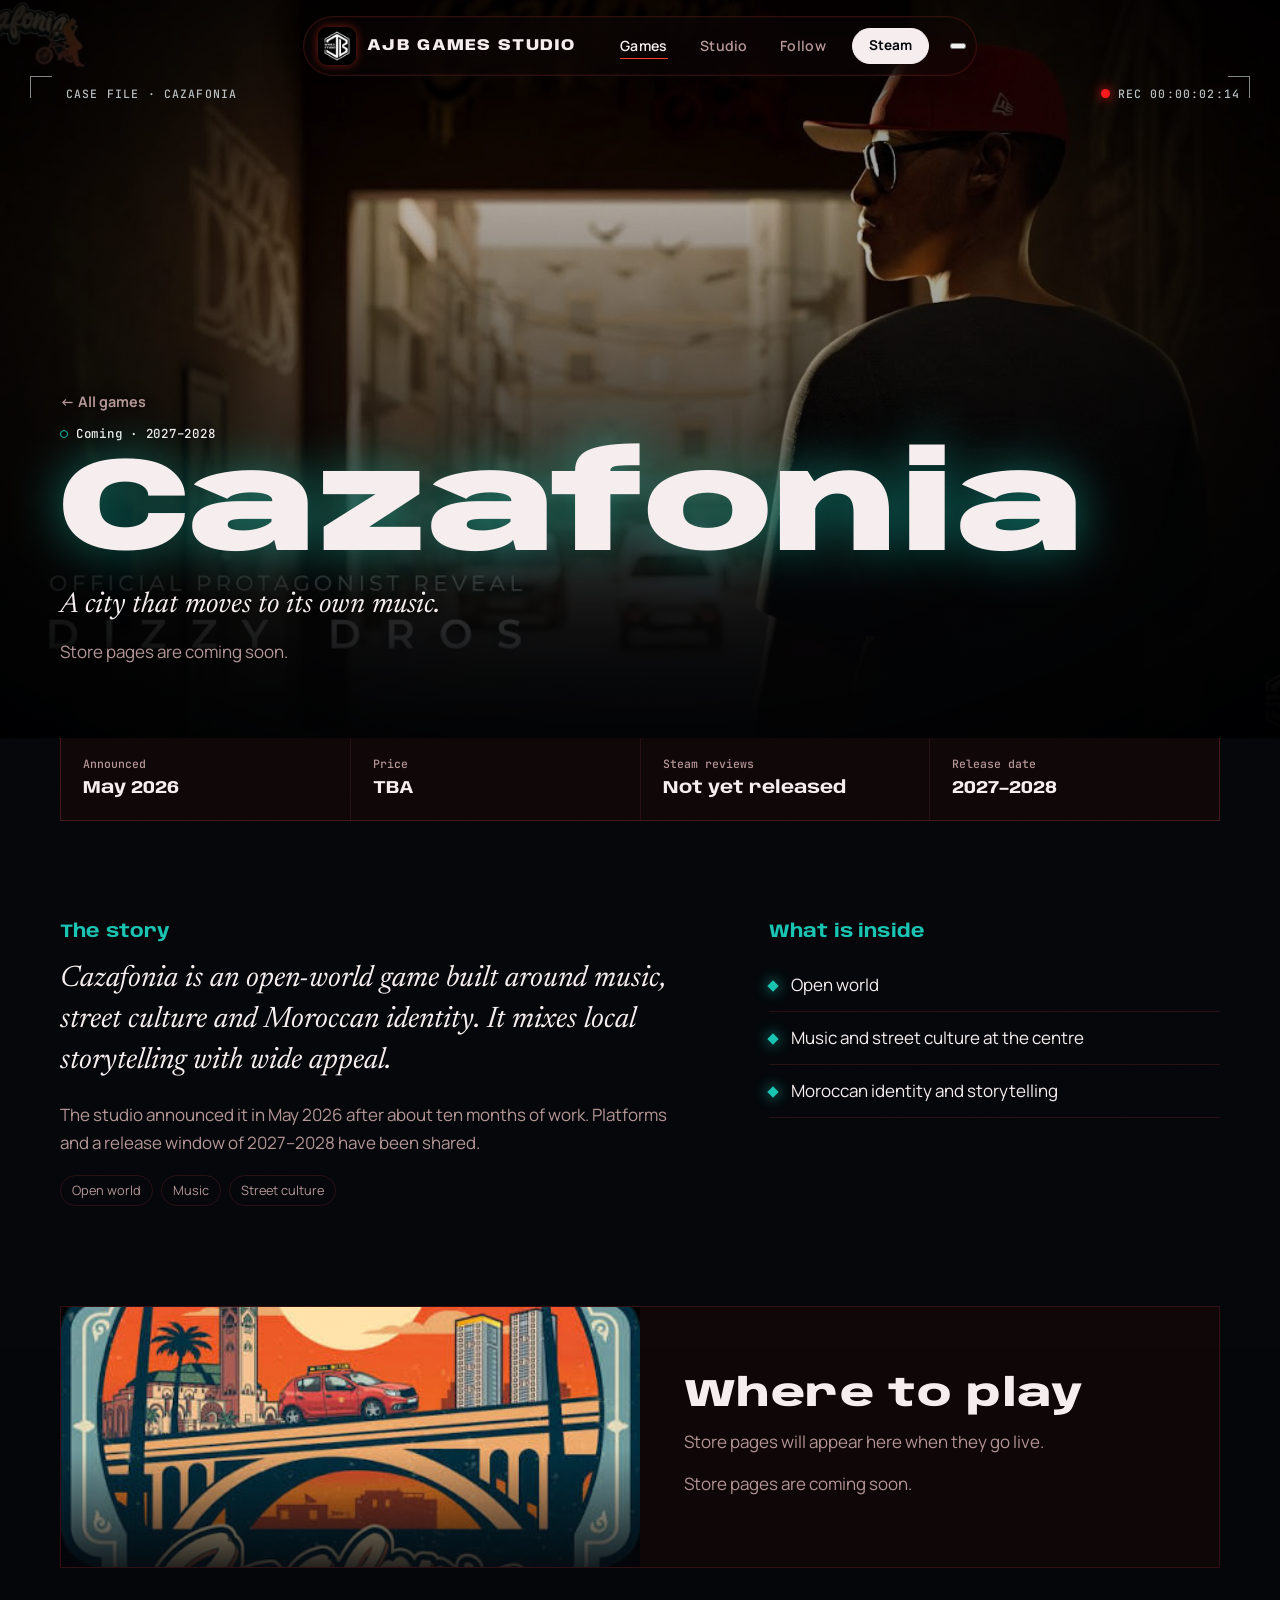
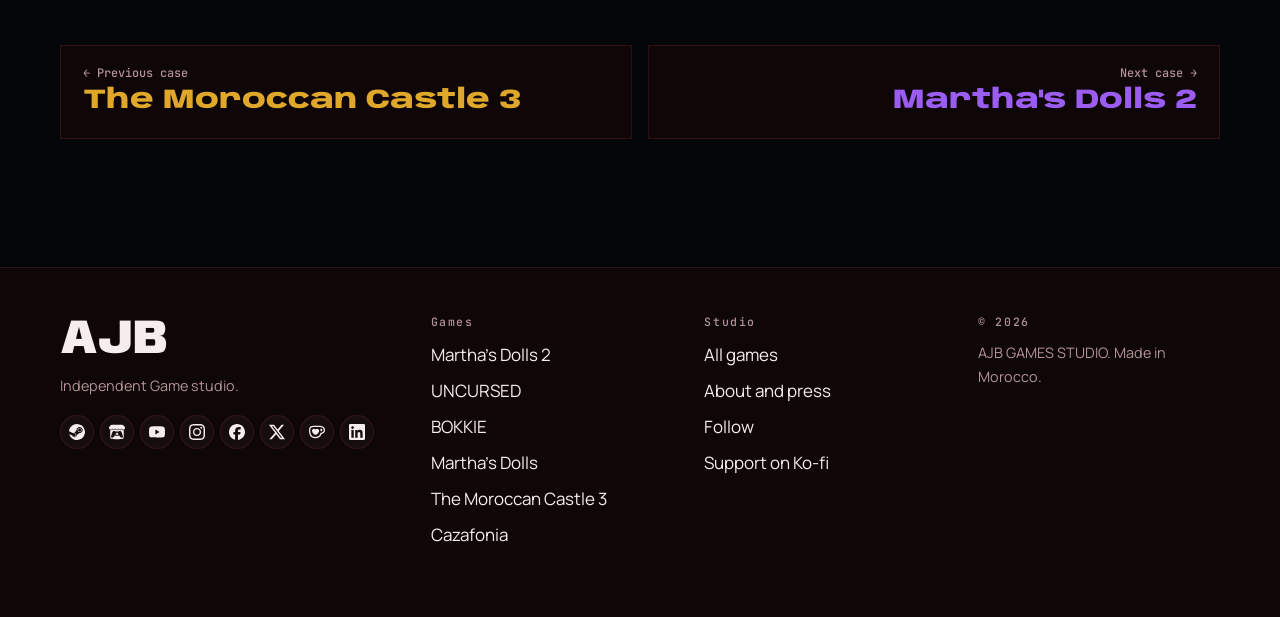
<file: games/cazafonia.html>
<!doctype html>
<html lang="en">
<head>
<meta charset="utf-8">
<meta name="viewport" content="width=device-width, initial-scale=1, viewport-fit=cover">
<title>Cazafonia | AJB Games Studio</title>
<meta name="description" content="A city that moves to its own music. Cazafonia is an open-world game built around music, street culture and Moroccan identity. It mixes local storytelling with wide appeal.">
<meta property="og:title" content="Cazafonia | AJB Games Studio"><meta property="og:description" content="A city that moves to its own music. Cazafonia is an open-world game built around music, street culture and Moroccan identity. It mixes local storytelling with wide appeal."><meta property="og:type" content="website">
<meta name="theme-color" content="#04060a">
<link rel="icon" href="../favicon.svg" type="image/svg+xml">
<link rel="preconnect" href="https://fonts.googleapis.com"><link rel="preconnect" href="https://fonts.gstatic.com" crossorigin><link rel="stylesheet" href="https://fonts.googleapis.com/css2?family=Anybody:wdth,wght@50..150,100..900&family=JetBrains+Mono:wght@500&family=Manrope:wght@400;500;700&family=Newsreader:ital,wght@1,400&display=swap">
<link rel="stylesheet" href="../assets/style.css">
<script>document.documentElement.className='js'</script>
</head>
<body>
<a class="skip" href="#main">Skip to content</a>
<header class="site-header"><div class="bar">
<a class="brand" href="../index.html" aria-label="AJB Games Studio, home"><img class="logo bar-logo" src="../images/logo.png" alt="AJB Games Studio" onerror="this.style.display='none'"><span class="word"><b>AJB</b><span>Games Studio</span></span></a>
<nav class="nav" aria-label="Main"><a href="../games.html" aria-current="page">Games</a><a href="../studio.html">Studio</a><a href="../studio.html#follow">Follow</a><a class="btn lamp sm" href="https://store.steampowered.com/curator/45501369" target="_blank" rel="noopener">Steam</a><button class="theme-btn" id="themeBtn" aria-label="Toggle light mode" type="button"><svg viewBox="0 0 24 24"><circle cx="12" cy="12" r="5"/><line x1="12" y1="1" x2="12" y2="3"/><line x1="12" y1="21" x2="12" y2="23"/><line x1="4.22" y1="4.22" x2="5.64" y2="5.64"/><line x1="18.36" y1="18.36" x2="19.78" y2="19.78"/><line x1="1" y1="12" x2="3" y2="12"/><line x1="21" y1="12" x2="23" y2="12"/><line x1="4.22" y1="19.78" x2="5.64" y2="18.36"/><line x1="18.36" y1="5.64" x2="19.78" y2="4.22"/></svg></button></nav>
</div><div class="progress" id="progress" aria-hidden="true"></div></header>
<div class="grain" aria-hidden="true"></div><div class="cursor-light" aria-hidden="true"></div>
<main id="main" style="--c:#19c3b1">
<section class="stage ghero" data-stage="game" data-eye="25,195,177">
<div class="layer" data-parallax><div class="art" style="--c:#19c3b1"><svg viewBox="0 0 320 200" preserveAspectRatio="xMidYMax slice" aria-hidden="true"><g fill="#020304"><rect x="28" y="110" width="38" height="90"/><rect x="72" y="84" width="30" height="116"/><rect x="108" y="124" width="44" height="76"/><rect x="158" y="70" width="34" height="130"/><rect x="198" y="104" width="40" height="96"/><rect x="244" y="130" width="48" height="70"/></g><g class="lit" opacity=".9"><rect x="80" y="96" width="5" height="7"/><rect x="166" y="86" width="5" height="7"/><rect x="176" y="108" width="5" height="7"/><rect x="208" y="118" width="5" height="7"/></g><g class="lit" opacity=".55"><rect class="bar" x="112" y="150" width="4" height="22"/><rect class="bar b2" x="120" y="146" width="4" height="30"/><rect class="bar b3" x="128" y="152" width="4" height="18"/><rect class="bar" x="136" y="148" width="4" height="26"/></g><ellipse class="mist" cx="110" cy="158" rx="150" ry="13"/><ellipse class="mist m2" cx="230" cy="176" rx="130" ry="10"/></svg><img src="../images/cazafonia-hero.jpg" data-fb="" alt="" loading="lazy" decoding="async" onload="this.classList.add('ok')"></div></div>
<canvas class="gl" data-tint="25,195,177" aria-hidden="true"></canvas><canvas class="eyes" aria-hidden="true"></canvas><div class="vignette" aria-hidden="true"></div><div class="flash" aria-hidden="true"></div>
<div class="hud" aria-hidden="true"><span class="tl">CASE FILE · CAZAFONIA</span><span class="tr"><i class="dot"></i>REC <time class="tc">00:00:00:00</time></span></div>
<div class="ghero-body wrap"><a class="back" href="../games.html">← All games</a><span class="status"><i class="hollow"></i>Coming · 2027–2028</span><h1 class="glitch" data-text="Cazafonia">Cazafonia</h1><p class="tagline">A city that moves to its own music.</p><div class="row"><span class="muted">Store pages are coming soon.</span></div></div>
</section>
<div class="wrap">
<dl class="gfacts rv"><div><dt>Announced</dt><dd>May 2026</dd></div><div><dt>Price</dt><dd>TBA</dd></div><div><dt>Steam reviews</dt><dd>Not yet released</dd></div><div><dt>Release date</dt><dd>2027–2028</dd></div></dl>
<section class="about"><div class="rv"><h2>The story</h2><p class="lede">Cazafonia is an open-world game built around music, street culture and Moroccan identity. It mixes local storytelling with wide appeal.</p><p>The studio announced it in May 2026 after about ten months of work. Platforms and a release window of 2027–2028 have been shared.</p><ul class="tags"><li>Open world</li><li>Music</li><li>Street culture</li></ul></div>
<div class="rv" style="--d:.12s"><h2>What is inside</h2><ul class="inside"><li>Open world</li><li>Music and street culture at the centre</li><li>Moroccan identity and storytelling</li></ul></div></section>
<section class="play rv"><div class="art" style="--c:#19c3b1"><svg viewBox="0 0 320 200" preserveAspectRatio="xMidYMax slice" aria-hidden="true"><g fill="#020304"><rect x="28" y="110" width="38" height="90"/><rect x="72" y="84" width="30" height="116"/><rect x="108" y="124" width="44" height="76"/><rect x="158" y="70" width="34" height="130"/><rect x="198" y="104" width="40" height="96"/><rect x="244" y="130" width="48" height="70"/></g><g class="lit" opacity=".9"><rect x="80" y="96" width="5" height="7"/><rect x="166" y="86" width="5" height="7"/><rect x="176" y="108" width="5" height="7"/><rect x="208" y="118" width="5" height="7"/></g><g class="lit" opacity=".55"><rect class="bar" x="112" y="150" width="4" height="22"/><rect class="bar b2" x="120" y="146" width="4" height="30"/><rect class="bar b3" x="128" y="152" width="4" height="18"/><rect class="bar" x="136" y="148" width="4" height="26"/></g><ellipse class="mist" cx="110" cy="158" rx="150" ry="13"/><ellipse class="mist m2" cx="230" cy="176" rx="130" ry="10"/></svg><img src="../images/cazafonia-header.jpg" data-fb="" alt="" loading="lazy" decoding="async" onload="this.classList.add('ok')"></div><div class="play-body"><h2>Where to play</h2><p>Store pages will appear here when they go live.</p><div class="row"><span class="muted">Store pages are coming soon.</span></div></div></section>
<nav class="pager" aria-label="More games"><a href="../games/the-moroccan-castle-3.html" style="--c:#e0a82a"><small>← Previous case</small><strong>The Moroccan Castle 3</strong></a><a class="next" href="../games/martha-s-dolls-2.html" style="--c:#9b5cf0"><small>Next case →</small><strong>Martha&#39;s Dolls 2</strong></a></nav>
</div></main>
<footer><div class="wrap foot">
<div><p class="mark">AJB</p><p class="small">Independent Game studio.</p><ul class="foot-social" aria-label="Social links"><li><a href="https://store.steampowered.com/curator/45501369" target="_blank" rel="noopener noreferrer" aria-label="Steam" title="Steam"><svg viewBox="0 0 24 24" aria-hidden="true"><path d="M11.979 0C5.678 0 .511 4.86.022 11.037l6.432 2.658c.545-.371 1.203-.59 1.912-.59.063 0 .125.004.188.006l2.861-4.142V8.91c0-2.495 2.028-4.524 4.524-4.524 2.494 0 4.524 2.031 4.524 4.527s-2.03 4.525-4.524 4.525h-.105l-4.076 2.911c0 .052.004.105.004.159 0 1.875-1.515 3.396-3.39 3.396-1.635 0-3.016-1.173-3.331-2.727L.436 15.27C1.862 20.307 6.486 24 11.979 24c6.627 0 11.999-5.373 11.999-12S18.605 0 11.979 0zM7.54 18.21l-1.473-.61c.262.543.714.999 1.314 1.25 1.297.539 2.793-.076 3.332-1.375.263-.63.264-1.319.005-1.949s-.75-1.121-1.377-1.383c-.624-.26-1.29-.249-1.878-.03l1.523.63c.956.4 1.409 1.5 1.009 2.455-.397.957-1.497 1.41-2.454 1.012H7.54zm11.415-9.303c0-1.662-1.353-3.015-3.015-3.015-1.665 0-3.015 1.353-3.015 3.015 0 1.665 1.35 3.015 3.015 3.015 1.663 0 3.015-1.35 3.015-3.015zm-5.273-.005c0-1.252 1.013-2.266 2.265-2.266 1.249 0 2.266 1.014 2.266 2.266 0 1.251-1.017 2.265-2.266 2.265-1.253 0-2.265-1.014-2.265-2.265z"/></svg></a></li><li><a href="https://ajbstudio.itch.io/" target="_blank" rel="noopener noreferrer" aria-label="itch.io" title="itch.io"><svg viewBox="0 0 24 24" aria-hidden="true"><path d="M3.13 1.338C2.08 1.96.02 4.328 0 4.95v1.03c0 1.303 1.22 2.45 2.325 2.45 1.33 0 2.436-1.102 2.436-2.41 0 1.308 1.07 2.41 2.4 2.41 1.328 0 2.362-1.102 2.362-2.41 0 1.308 1.137 2.41 2.466 2.41h.024c1.33 0 2.466-1.102 2.466-2.41 0 1.308 1.034 2.41 2.363 2.41 1.33 0 2.4-1.102 2.4-2.41 0 1.308 1.106 2.41 2.435 2.41C22.78 8.43 24 7.282 24 5.98V4.95c-.02-.62-2.082-2.99-3.13-3.612-3.253-.114-5.508-.134-8.87-.133-3.362 0-7.945.053-8.87.133zm6.376 6.477a2.74 2.74 0 0 1-.468.602c-.5.49-1.19.795-1.947.795a2.786 2.786 0 0 1-1.95-.795c-.182-.178-.32-.37-.446-.59-.127.222-.303.412-.486.59a2.788 2.788 0 0 1-1.95.795c-.092 0-.187-.025-.264-.052-.107 1.113-.152 2.176-.168 2.95v.005l-.006 1.167c.02 2.334-.23 7.564 1.03 8.85 1.952.454 5.545.662 9.15.663 3.605 0 7.198-.21 9.15-.664 1.26-1.284 1.01-6.514 1.03-8.848l-.006-1.167v-.004c-.016-.775-.06-1.838-.168-2.95-.077.026-.172.052-.263.052a2.788 2.788 0 0 1-1.95-.795c-.184-.178-.36-.368-.486-.59-.127.22-.265.412-.447.59a2.786 2.786 0 0 1-1.95.794c-.76 0-1.446-.303-1.948-.793a2.74 2.74 0 0 1-.468-.602 2.738 2.738 0 0 1-.463.602 2.787 2.787 0 0 1-1.95.794h-.16a2.787 2.787 0 0 1-1.95-.793 2.738 2.738 0 0 1-.464-.602zm-2.004 2.59v.002c.795.002 1.5 0 2.373.953.687-.072 1.406-.108 2.125-.107.72 0 1.438.035 2.125.107.873-.953 1.578-.95 2.372-.953.376 0 1.876 0 2.92 2.934l1.123 4.028c.832 2.995-.266 3.068-1.636 3.07-2.03-.075-3.156-1.55-3.156-3.025-1.124.184-2.436.276-3.748.277-1.312 0-2.624-.093-3.748-.277 0 1.475-1.125 2.95-3.156 3.026-1.37-.004-2.468-.077-1.636-3.072l1.122-4.027c1.045-2.934 2.545-2.934 2.92-2.934zM12 12.714c-.002.002-2.14 1.964-2.523 2.662l1.4-.056v1.22c0 .056.56.033 1.123.007.562.026 1.124.05 1.124-.008v-1.22l1.4.055C14.138 14.677 12 12.713 12 12.713z"/></svg></a></li><li><a href="https://www.youtube.com/@ajbgamesstudio" target="_blank" rel="noopener noreferrer" aria-label="YouTube" title="YouTube"><svg viewBox="0 0 24 24" aria-hidden="true"><path d="M23.498 6.186a3.016 3.016 0 0 0-2.122-2.136C19.505 3.545 12 3.545 12 3.545s-7.505 0-9.377.505A3.017 3.017 0 0 0 .502 6.186C0 8.07 0 12 0 12s0 3.93.502 5.814a3.016 3.016 0 0 0 2.122 2.136c1.871.505 9.376.505 9.376.505s7.505 0 9.377-.505a3.015 3.015 0 0 0 2.122-2.136C24 15.93 24 12 24 12s0-3.93-.502-5.814zM9.545 15.568V8.432L15.818 12l-6.273 3.568z"/></svg></a></li><li><a href="https://www.instagram.com/ajb_studio/" target="_blank" rel="noopener noreferrer" aria-label="Instagram" title="Instagram"><svg viewBox="0 0 24 24" aria-hidden="true"><path d="M7.0301.084c-1.2768.0602-2.1487.264-2.911.5634-.7888.3075-1.4575.72-2.1228 1.3877-.6652.6677-1.075 1.3368-1.3802 2.127-.2954.7638-.4956 1.6365-.552 2.914-.0564 1.2775-.0689 1.6882-.0626 4.947.0062 3.2586.0206 3.6671.0825 4.9473.061 1.2765.264 2.1482.5635 2.9107.308.7889.72 1.4573 1.388 2.1228.6679.6655 1.3365 1.0743 2.1285 1.38.7632.295 1.6361.4961 2.9134.552 1.2773.056 1.6884.069 4.9462.0627 3.2578-.0062 3.668-.0207 4.9478-.0814 1.28-.0607 2.147-.2652 2.9098-.5633.7889-.3086 1.4578-.72 2.1228-1.3881.665-.6682 1.0745-1.3378 1.3795-2.1284.2957-.7632.4966-1.636.552-2.9124.056-1.2809.0692-1.6898.063-4.948-.0063-3.2583-.021-3.6668-.0817-4.9465-.0607-1.2797-.264-2.1487-.5633-2.9117-.3084-.7889-.72-1.4568-1.3876-2.1228C21.2982 1.33 20.628.9208 19.8378.6165 19.074.321 18.2017.1197 16.9244.0645 15.6471.0093 15.236-.005 11.977.0014 8.718.0076 8.31.0215 7.0301.0839m.1402 21.6932c-1.17-.0509-1.8053-.2453-2.2287-.408-.5606-.216-.96-.4771-1.3819-.895-.422-.4178-.6811-.8186-.9-1.378-.1644-.4234-.3624-1.058-.4171-2.228-.0595-1.2645-.072-1.6442-.079-4.848-.007-3.2037.0053-3.583.0607-4.848.05-1.169.2456-1.805.408-2.2282.216-.5613.4762-.96.895-1.3816.4188-.4217.8184-.6814 1.3783-.9003.423-.1651 1.0575-.3614 2.227-.4171 1.2655-.06 1.6447-.072 4.848-.079 3.2033-.007 3.5835.005 4.8495.0608 1.169.0508 1.8053.2445 2.228.408.5608.216.96.4754 1.3816.895.4217.4194.6816.8176.9005 1.3787.1653.4217.3617 1.056.4169 2.2263.0602 1.2655.0739 1.645.0796 4.848.0058 3.203-.0055 3.5834-.061 4.848-.051 1.17-.245 1.8055-.408 2.2294-.216.5604-.4763.96-.8954 1.3814-.419.4215-.8181.6811-1.3783.9-.4224.1649-1.0577.3617-2.2262.4174-1.2656.0595-1.6448.072-4.8493.079-3.2045.007-3.5825-.006-4.848-.0608M16.953 5.5864A1.44 1.44 0 1 0 18.39 4.144a1.44 1.44 0 0 0-1.437 1.4424M5.8385 12.012c.0067 3.4032 2.7706 6.1557 6.173 6.1493 3.4026-.0065 6.157-2.7701 6.1506-6.1733-.0065-3.4032-2.771-6.1565-6.174-6.1498-3.403.0067-6.156 2.771-6.1496 6.1738M8 12.0077a4 4 0 1 1 4.008 3.9921A3.9996 3.9996 0 0 1 8 12.0077"/></svg></a></li><li><a href="https://www.facebook.com/AJBGAMESTUDIO/" target="_blank" rel="noopener noreferrer" aria-label="Facebook" title="Facebook"><svg viewBox="0 0 24 24" aria-hidden="true"><path d="M9.101 23.691v-7.98H6.627v-3.667h2.474v-1.58c0-4.085 1.848-5.978 5.858-5.978.401 0 .955.042 1.468.103a8.68 8.68 0 0 1 1.141.195v3.325a8.623 8.623 0 0 0-.653-.036 26.805 26.805 0 0 0-.733-.009c-.707 0-1.259.096-1.675.309a1.686 1.686 0 0 0-.679.622c-.258.42-.374.995-.374 1.752v1.297h3.919l-.386 2.103-.287 1.564h-3.246v8.245C19.396 23.238 24 18.179 24 12.044c0-6.627-5.373-12-12-12s-12 5.373-12 12c0 5.628 3.874 10.35 9.101 11.647Z"/></svg></a></li><li><a href="https://x.com/ProgrammerUnity" target="_blank" rel="noopener noreferrer" aria-label="X" title="X"><svg viewBox="0 0 24 24" aria-hidden="true"><path d="M18.901 1.153h3.68l-8.04 9.19L24 22.846h-7.406l-5.8-7.584-6.638 7.584H.474l8.6-9.83L0 1.154h7.594l5.243 6.932ZM17.61 20.644h2.039L6.486 3.24H4.298Z"/></svg></a></li><li><a href="https://ko-fi.com/ajbgamesstudio" target="_blank" rel="noopener noreferrer" aria-label="Ko-fi" title="Ko-fi"><svg viewBox="0 0 24 24" aria-hidden="true"><path d="M11.351 2.715c-2.7 0-4.986.025-6.83.26C2.078 3.285 0 5.154 0 8.61c0 3.506.182 6.13 1.585 8.493 1.584 2.701 4.233 4.182 7.662 4.182h.83c4.209 0 6.494-2.234 7.637-4a9.5 9.5 0 0 0 1.091-2.338C21.792 14.688 24 12.22 24 9.208v-.415c0-3.247-2.13-5.507-5.792-5.87-1.558-.156-2.65-.208-6.857-.208m0 1.947c4.208 0 5.09.052 6.571.182 2.624.311 4.13 1.584 4.13 4v.39c0 2.156-1.792 3.844-3.87 3.844h-.935l-.156.649c-.208 1.013-.597 1.818-1.039 2.546-.909 1.428-2.545 3.064-5.922 3.064h-.805c-2.571 0-4.831-.883-6.078-3.195-1.09-2-1.298-4.155-1.298-7.506 0-2.181.857-3.402 3.012-3.714 1.533-.233 3.559-.26 6.39-.26m6.547 2.287c-.416 0-.65.234-.65.546v2.935c0 .311.234.545.65.545 1.324 0 2.051-.754 2.051-2s-.727-2.026-2.052-2.026m-10.39.182c-1.818 0-3.013 1.48-3.013 3.142 0 1.533.858 2.857 1.949 3.897.727.701 1.87 1.429 2.649 1.896a1.47 1.47 0 0 0 1.507 0c.78-.467 1.922-1.195 2.623-1.896 1.117-1.039 1.974-2.364 1.974-3.897 0-1.662-1.247-3.142-3.039-3.142-1.065 0-1.792.545-2.338 1.298-.493-.753-1.246-1.298-2.312-1.298"/></svg></a></li><li><a href="https://www.linkedin.com/in/ayman-jbari-139204204/" target="_blank" rel="noopener noreferrer" aria-label="LinkedIn" title="LinkedIn"><svg viewBox="0 0 24 24" aria-hidden="true"><path d="M20.447 20.452h-3.554v-5.569c0-1.328-.027-3.037-1.852-3.037-1.853 0-2.136 1.445-2.136 2.939v5.667H9.351V9h3.414v1.561h.046c.477-.9 1.637-1.85 3.37-1.85 3.601 0 4.267 2.37 4.267 5.455v6.286zM5.337 7.433c-1.144 0-2.063-.926-2.063-2.065 0-1.138.92-2.063 2.063-2.063 1.14 0 2.064.925 2.064 2.063 0 1.139-.925 2.065-2.064 2.065zm1.782 13.019H3.555V9h3.564v11.452zM22.225 0H1.771C.792 0 0 .774 0 1.729v20.542C0 23.227.792 24 1.771 24h20.451C23.2 24 24 23.227 24 22.271V1.729C24 .774 23.2 0 22.222 0h.003z"/></svg></a></li></ul></div>
<div><h2>Games</h2><ul><li><a href="../games/martha-s-dolls-2.html">Martha&#39;s Dolls 2</a></li><li><a href="../games/uncursed.html">UNCURSED</a></li><li><a href="../games/bokkie.html">BOKKIE</a></li><li><a href="../games/martha-s-dolls.html">Martha&#39;s Dolls</a></li><li><a href="../games/the-moroccan-castle-3.html">The Moroccan Castle 3</a></li><li><a href="../games/cazafonia.html">Cazafonia</a></li></ul></div>
<div><h2>Studio</h2><ul><li><a href="../games.html">All games</a></li><li><a href="../studio.html">About and press</a></li><li><a href="../studio.html#follow">Follow</a></li><li><a href="https://ko-fi.com/ajbgamesstudio" target="_blank" rel="noopener">Support on Ko-fi</a></li></ul></div>
<div><h2>&copy; 2026</h2><p class="small">AJB GAMES STUDIO. Made in Morocco.</p></div>
</div></footer>
<div class="curtain" aria-hidden="true"></div>
<script>window.AJB_GAMES=[{"id":"martha-s-dolls-2","title":"Martha's Dolls 2","color":"#9b5cf0","when":"Released · 2026","status":"released","tagline":"The dolls have learned to hunt.","blurb":"An urban explorer enters the ruins of Martha's House to learn the truth behind the rumours. The porcelain dolls are hunting now.","links":[["View on Steam","https://store.steampowered.com/app/4469120/"],["Play the demo on itch.io","https://ajbstudio.itch.io/marthas-dolls-2-demo"]]},{"id":"uncursed","title":"UNCURSED","color":"#d2335c","when":"Released · 2025","status":"released","tagline":"Grandma’s house is not as quiet as it looks.","blurb":"Alex returns to his grandmother’s house after months of unanswered calls. It looks calm. It is not, and the ending depends on you.","links":[["View on Steam","https://store.steampowered.com/app/3316910/UNCURSED/"],["Get it on itch.io","https://ajbstudio.itch.io/uncursed"]]},{"id":"bokkie","title":"BOKKIE","color":"#3fe34a","when":"Released · 2024","status":"released","tagline":"The toys were friendly once.","blurb":"A short mascot horror in a kindergarten and school. The toys built beneath it have turned hostile, and a detective has to find out why.","links":[["Get it on itch.io","https://ajbstudio.itch.io/bokkie"],["View on Steam","https://store.steampowered.com/app/2880530/BOKKIE/"]]},{"id":"martha-s-dolls","title":"Martha's Dolls","color":"#b07cf5","when":"Released · 2024","status":"released","tagline":"Every doll in this village remembers Martha.","blurb":"First-person survival in a cursed, abandoned village. Dolls wander and hunt, the streets are full of traps, and the curse needs solving.","links":[["View on Steam","https://store.steampowered.com/app/2614380/Marthas_Dolls/"],["Get it on itch.io","https://ajbstudio.itch.io/marthas-dolls"]]},{"id":"the-moroccan-castle-3","title":"The Moroccan Castle 3","color":"#e0a82a","when":"Released · 2023","status":"released","tagline":"Something in the castle is still awake.","blurb":"A young archaeologist explores a decaying Moroccan castle of torture chambers, altars and cursed artefacts. Something there is still awake.","links":[["View on Steam","https://store.steampowered.com/app/2339500/The_Moroccan_Castle_3__Behind_The_Secrets/"],["Get it on itch.io","https://ajbstudio.itch.io/the-moroccan-castle-3"]]},{"id":"cazafonia","title":"Cazafonia","color":"#19c3b1","when":"Coming · 2027–2028","status":"announced","tagline":"A city that moves to its own music.","blurb":"An open-world game built around music, street culture and Moroccan identity. The studio has been working on it for months.","links":[]}];</script>
<script src="../assets/site.js" defer></script>
</body>
</html>
</file>
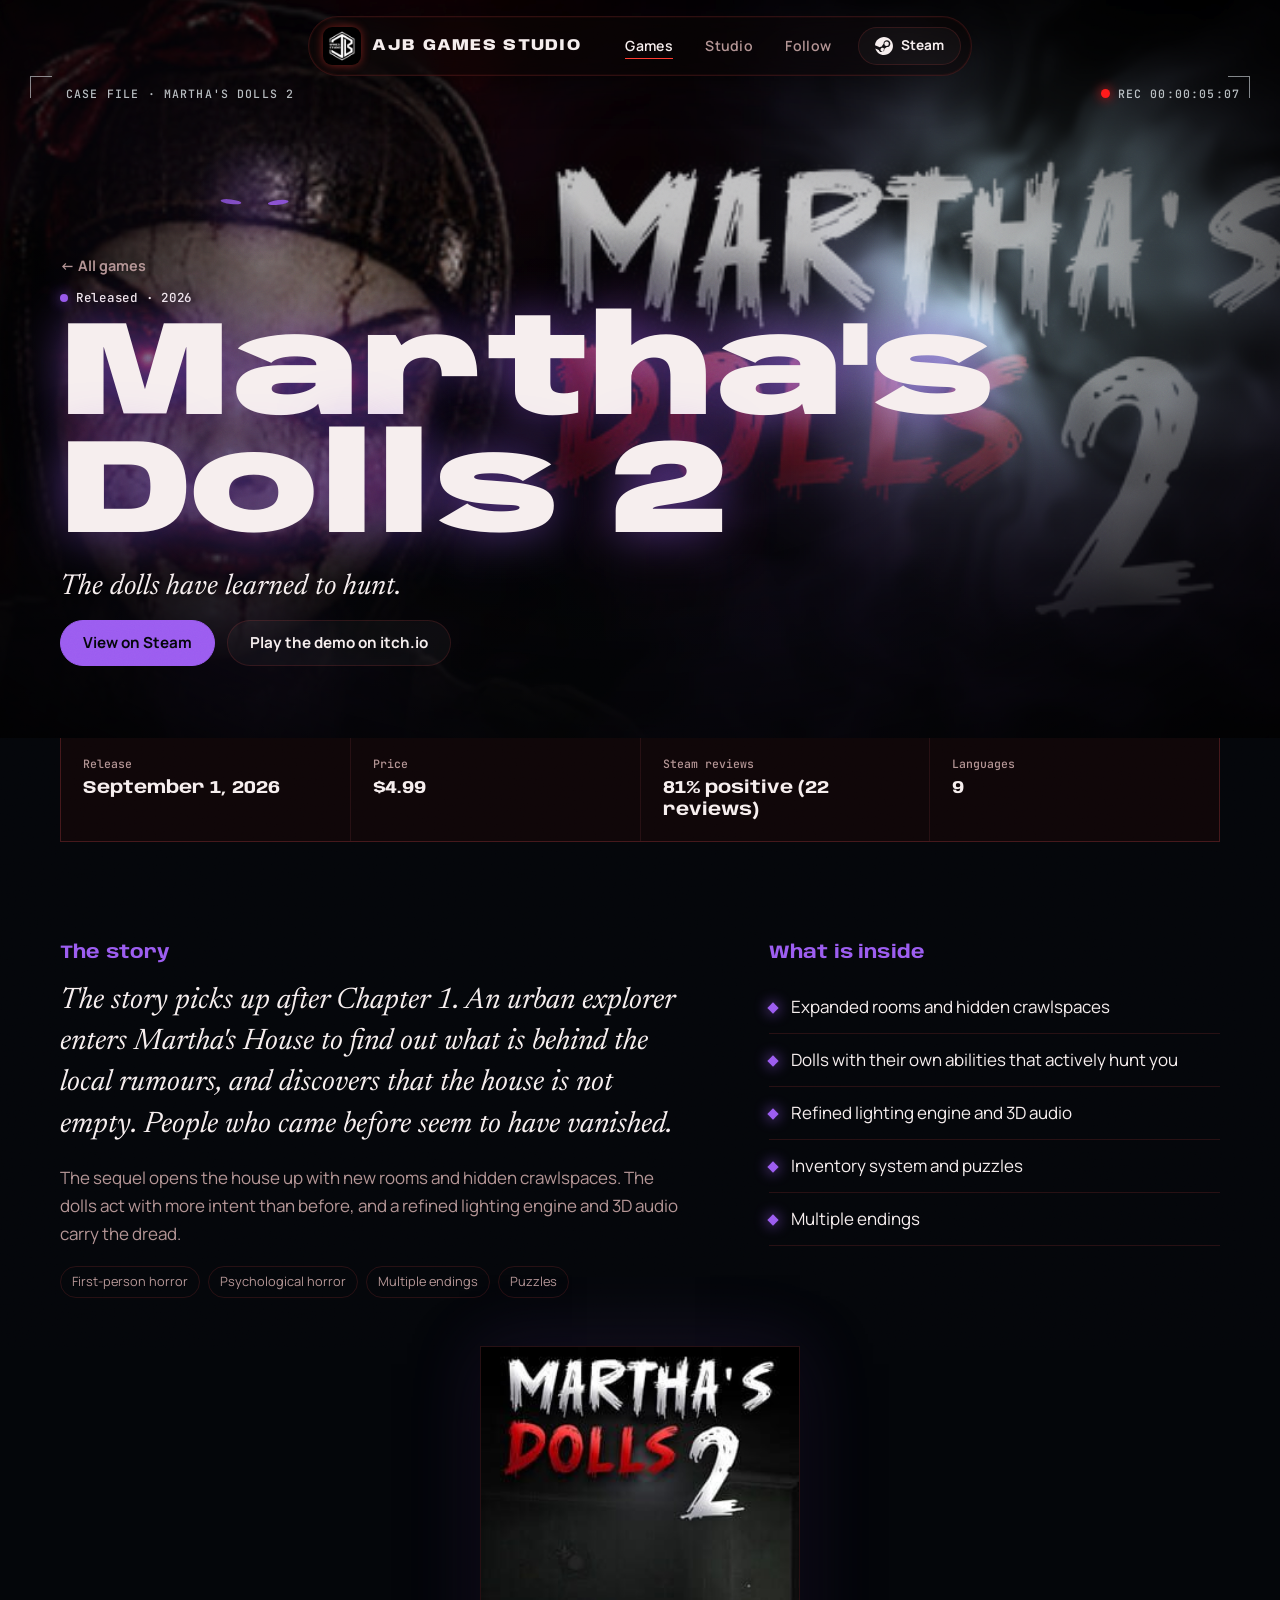
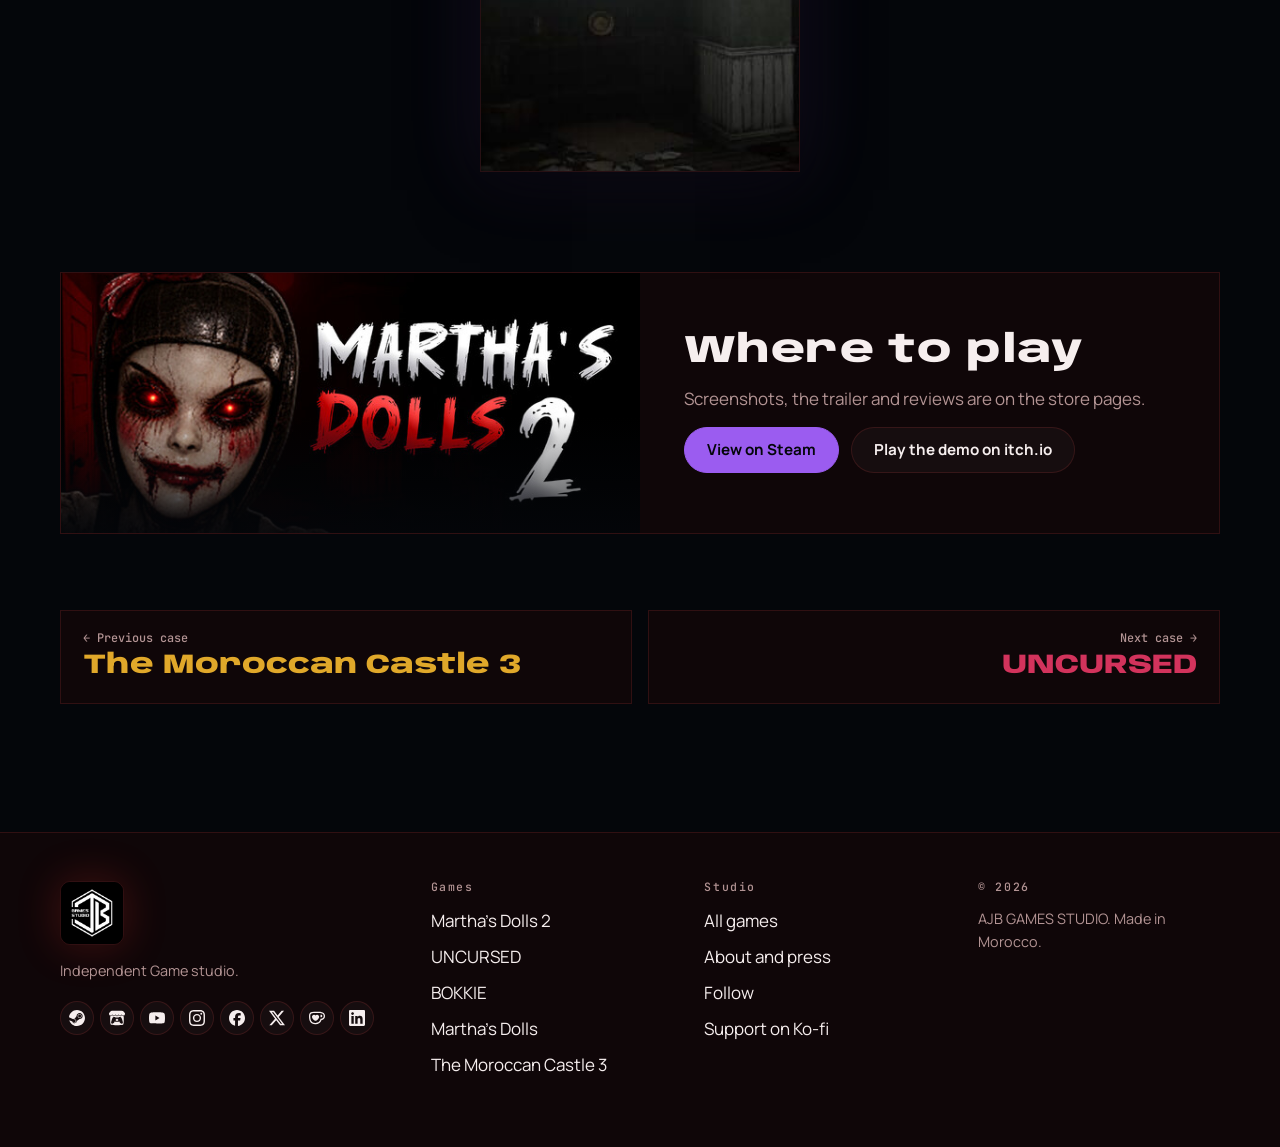
<file: games/martha-s-dolls-2.html>
<!doctype html>
<html lang="en">
<head>
<meta charset="utf-8">
<meta name="viewport" content="width=device-width, initial-scale=1, viewport-fit=cover">
<title>Martha&#39;s Dolls 2 | AJB Games Studio</title>
<meta name="description" content="The dolls have learned to hunt. The story picks up after Chapter 1. An urban explorer enters Martha&#39;s House to find out what is behind the local rumours, and discovers that the house is not empty. People who came before seem to have vanished.">
<meta property="og:title" content="Martha&#39;s Dolls 2 | AJB Games Studio"><meta property="og:description" content="The dolls have learned to hunt. The story picks up after Chapter 1. An urban explorer enters Martha&#39;s House to find out what is behind the local rumours, and discovers that the house is not empty. People who came before seem to have vanished."><meta property="og:type" content="website">
<meta name="theme-color" content="#04060a">
<link rel="icon" href="../favicon.svg" type="image/svg+xml">
<link rel="preconnect" href="https://fonts.googleapis.com"><link rel="preconnect" href="https://fonts.gstatic.com" crossorigin><link rel="stylesheet" href="https://fonts.googleapis.com/css2?family=Anybody:wdth,wght@50..150,100..900&family=JetBrains+Mono:wght@500&family=Manrope:wght@400;500;700&family=Newsreader:ital,wght@1,400&family=Bebas+Neue&display=swap">
<link rel="stylesheet" href="../assets/style.css">
<script>document.documentElement.className='js';document.documentElement.dataset.theme='dark'/* light mode temporarily disabled */</script>
</head>
<body>
<a class="skip" href="#main">Skip to content</a>
<header class="site-header">
  <div class="bar">
    <!-- Logo + wordmark -->
    <a class="brand" href="../index.html" aria-label="AJB Games Studio, home">
      <img class="bar-logo" src="../images/logo.png" alt="" aria-hidden="true" onerror="this.style.display='none'">
      <span class="word"><b>AJB</b><span>Games Studio</span></span>
    </a>

    <!-- Desktop navigation -->
    <nav class="nav" aria-label="Main navigation">
      <a href="../games.html" aria-current="page">Games</a>
      <a href="../studio.html">Studio</a>
      <a href="../studio.html#follow">Follow</a>
      <a class="btn nav-steam sm" href="https://store.steampowered.com/curator/45501369" target="_blank" rel="noopener noreferrer">
        <!-- Real Steam logo path (official shape) -->
        <svg class="steam-icon" viewBox="0 0 24 24" aria-hidden="true" xmlns="http://www.w3.org/2000/svg">
          <path d="M11.979 0C5.678 0 .511 4.86.022 11.037l6.432 2.658c.545-.371 1.203-.59 1.912-.59.063 0 .125.004.187.006l2.861-4.142V8.91c0-2.495 2.028-4.524 4.524-4.524 2.494 0 4.524 2.031 4.524 4.527s-2.03 4.525-4.524 4.525h-.105l-4.076 2.911c0 .052.004.105.004.159 0 1.875-1.515 3.396-3.39 3.396-1.635 0-3.016-1.173-3.331-2.727L.436 15.27C1.862 20.307 6.486 24 11.979 24c6.624 0 11.99-5.364 11.99-11.988C23.969 5.365 18.603 0 11.979 0zm-4.34 18.056c-.607-1.217-.199-2.7 1.008-3.413 1.221-.72 2.767-.32 3.481.899.716 1.217.315 2.767-.898 3.484-1.221.718-2.771.318-3.591-.97zm10.843-9.135a3.017 3.017 0 0 1-3.016 3.016 3.017 3.017 0 0 1-3.016-3.016 3.017 3.017 0 0 1 3.016-3.016 3.017 3.017 0 0 1 3.016 3.016z"/>
        </svg>
        Steam
      </a>
    </nav>

    <!-- Mobile hamburger -->
    <button class="menu-btn" id="menuBtn" type="button" aria-label="Open menu" aria-expanded="false" aria-controls="menuPanel">
    <span class="bar-line"></span><span class="bar-line"></span><span class="bar-line"></span>
  </button>
  </div>

  <div class="menu" id="menuPanel" role="dialog" aria-label="Navigation">
    <div class="menu-inner">
      <a href="../games.html" aria-current="page">Games</a>
      <a href="../studio.html">Studio</a>
      <a href="../studio.html#follow">Follow</a>
      <a href="https://store.steampowered.com/curator/45501369" target="_blank" rel="noopener noreferrer">Steam <span class="ext-arrow" aria-hidden="true">↗</span></a>
    </div>
  </div>
  <div class="progress" id="progress" aria-hidden="true"></div>
</header>
<div class="grain" aria-hidden="true"></div>
<div class="cursor-light" aria-hidden="true"></div>
<main id="main" style="--c:#9b5cf0">
<section class="stage ghero" data-stage="game" data-eye="155,92,240">
<div class="layer" data-parallax><div class="art" style="--c:#9b5cf0;--img-pos:center 20%"><svg viewBox="0 0 320 200" preserveAspectRatio="xMidYMax slice" aria-hidden="true"><circle cx="160" cy="62" r="9" fill="#020304"/><circle cx="160" cy="94" r="27" fill="#020304"/><path d="M118 200 L136 122 Q160 110 184 122 L202 200Z" fill="#020304"/><circle class="eye" cx="150" cy="94" r="3.4"/><circle class="eye" cx="170" cy="94" r="3.4"/><path d="M60 200 V150 M60 168 l-12 -14 M60 158 l12 -12" stroke="#020304" stroke-width="4" fill="none"/><ellipse class="mist" cx="110" cy="158" rx="150" ry="13"/><ellipse class="mist m2" cx="230" cy="176" rx="130" ry="10"/></svg><img src="../images/martha-s-dolls-2-header.jpg" data-fb="https://cdn.akamai.steamstatic.com/steam/apps/4469120/library_hero.jpg https://cdn.cloudflare.steamstatic.com/steam/apps/4469120/library_hero.jpg https://cdn.akamai.steamstatic.com/steam/apps/4469120/header.jpg https://cdn.cloudflare.steamstatic.com/steam/apps/4469120/header.jpg" alt="" loading="lazy" decoding="async" onload="this.classList.add('ok')"></div></div>
<canvas class="gl" data-tint="155,92,240" aria-hidden="true"></canvas><canvas class="eyes" aria-hidden="true"></canvas><div class="vignette" aria-hidden="true"></div><div class="flash" aria-hidden="true"></div>
<div class="hud" aria-hidden="true"><span class="tl">CASE FILE · MARTHA&#39;S DOLLS 2</span><span class="tr"><i class="dot"></i>REC <time class="tc">00:00:00:00</time></span></div>
<div class="ghero-body wrap"><a class="back" href="../games.html">← All games</a><span class="status"><i></i>Released · 2026</span><h1 class="glitch" data-text="Martha&#39;s Dolls 2">Martha&#39;s Dolls 2</h1><p class="tagline">The dolls have learned to hunt.</p><div class="row"><a class="btn glow" href="https://store.steampowered.com/app/4469120/" target="_blank" rel="noopener">View on Steam</a><a class="btn " href="https://ajbstudio.itch.io/marthas-dolls-2-demo" target="_blank" rel="noopener">Play the demo on itch.io</a></div></div>
</section>
<div class="wrap">
<dl class="gfacts rv"><div><dt>Release</dt><dd>September 1, 2026</dd></div><div><dt>Price</dt><dd>$4.99</dd></div><div><dt>Steam reviews</dt><dd>81% positive (22 reviews)</dd></div><div><dt>Languages</dt><dd>9</dd></div></dl>
<section class="about"><div class="rv"><h2>The story</h2><p class="lede">The story picks up after Chapter 1. An urban explorer enters Martha&#39;s House to find out what is behind the local rumours, and discovers that the house is not empty. People who came before seem to have vanished.</p><p>The sequel opens the house up with new rooms and hidden crawlspaces. The dolls act with more intent than before, and a refined lighting engine and 3D audio carry the dread.</p><ul class="tags"><li>First-person horror</li><li>Psychological horror</li><li>Multiple endings</li><li>Puzzles</li></ul></div>
<div class="rv" style="--d:.12s"><h2>What is inside</h2><ul class="inside"><li>Expanded rooms and hidden crawlspaces</li><li>Dolls with their own abilities that actively hunt you</li><li>Refined lighting engine and 3D audio</li><li>Inventory system and puzzles</li><li>Multiple endings</li></ul></div></section>
<div class="poster-wrap rv"><img class="story-poster" src="../images/martha-s-dolls-2-hero.jpg" alt="Martha&#39;s Dolls 2 key art" loading="lazy"></div>
<section class="play rv"><div class="art" style="--c:#9b5cf0"><svg viewBox="0 0 320 200" preserveAspectRatio="xMidYMax slice" aria-hidden="true"><circle cx="160" cy="62" r="9" fill="#020304"/><circle cx="160" cy="94" r="27" fill="#020304"/><path d="M118 200 L136 122 Q160 110 184 122 L202 200Z" fill="#020304"/><circle class="eye" cx="150" cy="94" r="3.4"/><circle class="eye" cx="170" cy="94" r="3.4"/><path d="M60 200 V150 M60 168 l-12 -14 M60 158 l12 -12" stroke="#020304" stroke-width="4" fill="none"/><ellipse class="mist" cx="110" cy="158" rx="150" ry="13"/><ellipse class="mist m2" cx="230" cy="176" rx="130" ry="10"/></svg><img src="../images/martha-s-dolls-2-header.jpg" data-fb="https://cdn.akamai.steamstatic.com/steam/apps/4469120/header.jpg https://cdn.cloudflare.steamstatic.com/steam/apps/4469120/header.jpg" alt="" loading="lazy" decoding="async" onload="this.classList.add('ok')"></div><div class="play-body"><h2>Where to play</h2><p>Screenshots, the trailer and reviews are on the store pages.</p><div class="row"><a class="btn glow" href="https://store.steampowered.com/app/4469120/" target="_blank" rel="noopener">View on Steam</a><a class="btn " href="https://ajbstudio.itch.io/marthas-dolls-2-demo" target="_blank" rel="noopener">Play the demo on itch.io</a></div></div></section>
<nav class="pager" aria-label="More games"><a href="../games/the-moroccan-castle-3.html" style="--c:#e0a82a"><small>← Previous case</small><strong>The Moroccan Castle 3</strong></a><a class="next" href="../games/uncursed.html" style="--c:#d2335c"><small>Next case →</small><strong>UNCURSED</strong></a></nav>
</div></main>
<footer><div class="wrap foot">
<div><img class="foot-logo" src="../images/logo.png" alt="AJB Games Studio" onerror="this.style.display='none'"><p class="small">Independent Game studio.</p><ul class="foot-social" aria-label="Social links"><li><a href="https://store.steampowered.com/curator/45501369" target="_blank" rel="noopener noreferrer" aria-label="Steam" title="Steam"><svg viewBox="0 0 24 24" aria-hidden="true"><path d="M11.979 0C5.678 0 .511 4.86.022 11.037l6.432 2.658c.545-.371 1.203-.59 1.912-.59.063 0 .125.004.188.006l2.861-4.142V8.91c0-2.495 2.028-4.524 4.524-4.524 2.494 0 4.524 2.031 4.524 4.527s-2.03 4.525-4.524 4.525h-.105l-4.076 2.911c0 .052.004.105.004.159 0 1.875-1.515 3.396-3.39 3.396-1.635 0-3.016-1.173-3.331-2.727L.436 15.27C1.862 20.307 6.486 24 11.979 24c6.627 0 11.999-5.373 11.999-12S18.605 0 11.979 0zM7.54 18.21l-1.473-.61c.262.543.714.999 1.314 1.25 1.297.539 2.793-.076 3.332-1.375.263-.63.264-1.319.005-1.949s-.75-1.121-1.377-1.383c-.624-.26-1.29-.249-1.878-.03l1.523.63c.956.4 1.409 1.5 1.009 2.455-.397.957-1.497 1.41-2.454 1.012H7.54zm11.415-9.303c0-1.662-1.353-3.015-3.015-3.015-1.665 0-3.015 1.353-3.015 3.015 0 1.665 1.35 3.015 3.015 3.015 1.663 0 3.015-1.35 3.015-3.015zm-5.273-.005c0-1.252 1.013-2.266 2.265-2.266 1.249 0 2.266 1.014 2.266 2.266 0 1.251-1.017 2.265-2.266 2.265-1.253 0-2.265-1.014-2.265-2.265z"/></svg></a></li><li><a href="https://ajbstudio.itch.io/" target="_blank" rel="noopener noreferrer" aria-label="itch.io" title="itch.io"><svg viewBox="0 0 24 24" aria-hidden="true"><path d="M3.13 1.338C2.08 1.96.02 4.328 0 4.95v1.03c0 1.303 1.22 2.45 2.325 2.45 1.33 0 2.436-1.102 2.436-2.41 0 1.308 1.07 2.41 2.4 2.41 1.328 0 2.362-1.102 2.362-2.41 0 1.308 1.137 2.41 2.466 2.41h.024c1.33 0 2.466-1.102 2.466-2.41 0 1.308 1.034 2.41 2.363 2.41 1.33 0 2.4-1.102 2.4-2.41 0 1.308 1.106 2.41 2.435 2.41C22.78 8.43 24 7.282 24 5.98V4.95c-.02-.62-2.082-2.99-3.13-3.612-3.253-.114-5.508-.134-8.87-.133-3.362 0-7.945.053-8.87.133zm6.376 6.477a2.74 2.74 0 0 1-.468.602c-.5.49-1.19.795-1.947.795a2.786 2.786 0 0 1-1.95-.795c-.182-.178-.32-.37-.446-.59-.127.222-.303.412-.486.59a2.788 2.788 0 0 1-1.95.795c-.092 0-.187-.025-.264-.052-.107 1.113-.152 2.176-.168 2.95v.005l-.006 1.167c.02 2.334-.23 7.564 1.03 8.85 1.952.454 5.545.662 9.15.663 3.605 0 7.198-.21 9.15-.664 1.26-1.284 1.01-6.514 1.03-8.848l-.006-1.167v-.004c-.016-.775-.06-1.838-.168-2.95-.077.026-.172.052-.263.052a2.788 2.788 0 0 1-1.95-.795c-.184-.178-.36-.368-.486-.59-.127.22-.265.412-.447.59a2.786 2.786 0 0 1-1.95.794c-.76 0-1.446-.303-1.948-.793a2.74 2.74 0 0 1-.468-.602 2.738 2.738 0 0 1-.463.602 2.787 2.787 0 0 1-1.95.794h-.16a2.787 2.787 0 0 1-1.95-.793 2.738 2.738 0 0 1-.464-.602zm-2.004 2.59v.002c.795.002 1.5 0 2.373.953.687-.072 1.406-.108 2.125-.107.72 0 1.438.035 2.125.107.873-.953 1.578-.95 2.372-.953.376 0 1.876 0 2.92 2.934l1.123 4.028c.832 2.995-.266 3.068-1.636 3.07-2.03-.075-3.156-1.55-3.156-3.025-1.124.184-2.436.276-3.748.277-1.312 0-2.624-.093-3.748-.277 0 1.475-1.125 2.95-3.156 3.026-1.37-.004-2.468-.077-1.636-3.072l1.122-4.027c1.045-2.934 2.545-2.934 2.92-2.934zM12 12.714c-.002.002-2.14 1.964-2.523 2.662l1.4-.056v1.22c0 .056.56.033 1.123.007.562.026 1.124.05 1.124-.008v-1.22l1.4.055C14.138 14.677 12 12.713 12 12.713z"/></svg></a></li><li><a href="https://www.youtube.com/@ajbgamesstudio" target="_blank" rel="noopener noreferrer" aria-label="YouTube" title="YouTube"><svg viewBox="0 0 24 24" aria-hidden="true"><path d="M23.498 6.186a3.016 3.016 0 0 0-2.122-2.136C19.505 3.545 12 3.545 12 3.545s-7.505 0-9.377.505A3.017 3.017 0 0 0 .502 6.186C0 8.07 0 12 0 12s0 3.93.502 5.814a3.016 3.016 0 0 0 2.122 2.136c1.871.505 9.376.505 9.376.505s7.505 0 9.377-.505a3.015 3.015 0 0 0 2.122-2.136C24 15.93 24 12 24 12s0-3.93-.502-5.814zM9.545 15.568V8.432L15.818 12l-6.273 3.568z"/></svg></a></li><li><a href="https://www.instagram.com/ajb_studio/" target="_blank" rel="noopener noreferrer" aria-label="Instagram" title="Instagram"><svg viewBox="0 0 24 24" aria-hidden="true"><path d="M7.0301.084c-1.2768.0602-2.1487.264-2.911.5634-.7888.3075-1.4575.72-2.1228 1.3877-.6652.6677-1.075 1.3368-1.3802 2.127-.2954.7638-.4956 1.6365-.552 2.914-.0564 1.2775-.0689 1.6882-.0626 4.947.0062 3.2586.0206 3.6671.0825 4.9473.061 1.2765.264 2.1482.5635 2.9107.308.7889.72 1.4573 1.388 2.1228.6679.6655 1.3365 1.0743 2.1285 1.38.7632.295 1.6361.4961 2.9134.552 1.2773.056 1.6884.069 4.9462.0627 3.2578-.0062 3.668-.0207 4.9478-.0814 1.28-.0607 2.147-.2652 2.9098-.5633.7889-.3086 1.4578-.72 2.1228-1.3881.665-.6682 1.0745-1.3378 1.3795-2.1284.2957-.7632.4966-1.636.552-2.9124.056-1.2809.0692-1.6898.063-4.948-.0063-3.2583-.021-3.6668-.0817-4.9465-.0607-1.2797-.264-2.1487-.5633-2.9117-.3084-.7889-.72-1.4568-1.3876-2.1228C21.2982 1.33 20.628.9208 19.8378.6165 19.074.321 18.2017.1197 16.9244.0645 15.6471.0093 15.236-.005 11.977.0014 8.718.0076 8.31.0215 7.0301.0839m.1402 21.6932c-1.17-.0509-1.8053-.2453-2.2287-.408-.5606-.216-.96-.4771-1.3819-.895-.422-.4178-.6811-.8186-.9-1.378-.1644-.4234-.3624-1.058-.4171-2.228-.0595-1.2645-.072-1.6442-.079-4.848-.007-3.2037.0053-3.583.0607-4.848.05-1.169.2456-1.805.408-2.2282.216-.5613.4762-.96.895-1.3816.4188-.4217.8184-.6814 1.3783-.9003.423-.1651 1.0575-.3614 2.227-.4171 1.2655-.06 1.6447-.072 4.848-.079 3.2033-.007 3.5835.005 4.8495.0608 1.169.0508 1.8053.2445 2.228.408.5608.216.96.4754 1.3816.895.4217.4194.6816.8176.9005 1.3787.1653.4217.3617 1.056.4169 2.2263.0602 1.2655.0739 1.645.0796 4.848.0058 3.203-.0055 3.5834-.061 4.848-.051 1.17-.245 1.8055-.408 2.2294-.216.5604-.4763.96-.8954 1.3814-.419.4215-.8181.6811-1.3783.9-.4224.1649-1.0577.3617-2.2262.4174-1.2656.0595-1.6448.072-4.8493.079-3.2045.007-3.5825-.006-4.848-.0608M16.953 5.5864A1.44 1.44 0 1 0 18.39 4.144a1.44 1.44 0 0 0-1.437 1.4424M5.8385 12.012c.0067 3.4032 2.7706 6.1557 6.173 6.1493 3.4026-.0065 6.157-2.7701 6.1506-6.1733-.0065-3.4032-2.771-6.1565-6.174-6.1498-3.403.0067-6.156 2.771-6.1496 6.1738M8 12.0077a4 4 0 1 1 4.008 3.9921A3.9996 3.9996 0 0 1 8 12.0077"/></svg></a></li><li><a href="https://www.facebook.com/AJBGAMESTUDIO/" target="_blank" rel="noopener noreferrer" aria-label="Facebook" title="Facebook"><svg viewBox="0 0 24 24" aria-hidden="true"><path d="M9.101 23.691v-7.98H6.627v-3.667h2.474v-1.58c0-4.085 1.848-5.978 5.858-5.978.401 0 .955.042 1.468.103a8.68 8.68 0 0 1 1.141.195v3.325a8.623 8.623 0 0 0-.653-.036 26.805 26.805 0 0 0-.733-.009c-.707 0-1.259.096-1.675.309a1.686 1.686 0 0 0-.679.622c-.258.42-.374.995-.374 1.752v1.297h3.919l-.386 2.103-.287 1.564h-3.246v8.245C19.396 23.238 24 18.179 24 12.044c0-6.627-5.373-12-12-12s-12 5.373-12 12c0 5.628 3.874 10.35 9.101 11.647Z"/></svg></a></li><li><a href="https://x.com/ProgrammerUnity" target="_blank" rel="noopener noreferrer" aria-label="X" title="X"><svg viewBox="0 0 24 24" aria-hidden="true"><path d="M18.901 1.153h3.68l-8.04 9.19L24 22.846h-7.406l-5.8-7.584-6.638 7.584H.474l8.6-9.83L0 1.154h7.594l5.243 6.932ZM17.61 20.644h2.039L6.486 3.24H4.298Z"/></svg></a></li><li><a href="https://ko-fi.com/ajbgamesstudio" target="_blank" rel="noopener noreferrer" aria-label="Ko-fi" title="Ko-fi"><svg viewBox="0 0 24 24" aria-hidden="true"><path d="M11.351 2.715c-2.7 0-4.986.025-6.83.26C2.078 3.285 0 5.154 0 8.61c0 3.506.182 6.13 1.585 8.493 1.584 2.701 4.233 4.182 7.662 4.182h.83c4.209 0 6.494-2.234 7.637-4a9.5 9.5 0 0 0 1.091-2.338C21.792 14.688 24 12.22 24 9.208v-.415c0-3.247-2.13-5.507-5.792-5.87-1.558-.156-2.65-.208-6.857-.208m0 1.947c4.208 0 5.09.052 6.571.182 2.624.311 4.13 1.584 4.13 4v.39c0 2.156-1.792 3.844-3.87 3.844h-.935l-.156.649c-.208 1.013-.597 1.818-1.039 2.546-.909 1.428-2.545 3.064-5.922 3.064h-.805c-2.571 0-4.831-.883-6.078-3.195-1.09-2-1.298-4.155-1.298-7.506 0-2.181.857-3.402 3.012-3.714 1.533-.233 3.559-.26 6.39-.26m6.547 2.287c-.416 0-.65.234-.65.546v2.935c0 .311.234.545.65.545 1.324 0 2.051-.754 2.051-2s-.727-2.026-2.052-2.026m-10.39.182c-1.818 0-3.013 1.48-3.013 3.142 0 1.533.858 2.857 1.949 3.897.727.701 1.87 1.429 2.649 1.896a1.47 1.47 0 0 0 1.507 0c.78-.467 1.922-1.195 2.623-1.896 1.117-1.039 1.974-2.364 1.974-3.897 0-1.662-1.247-3.142-3.039-3.142-1.065 0-1.792.545-2.338 1.298-.493-.753-1.246-1.298-2.312-1.298"/></svg></a></li><li><a href="https://www.linkedin.com/in/ayman-jbari-139204204/" target="_blank" rel="noopener noreferrer" aria-label="LinkedIn" title="LinkedIn"><svg viewBox="0 0 24 24" aria-hidden="true"><path d="M20.447 20.452h-3.554v-5.569c0-1.328-.027-3.037-1.852-3.037-1.853 0-2.136 1.445-2.136 2.939v5.667H9.351V9h3.414v1.561h.046c.477-.9 1.637-1.85 3.37-1.85 3.601 0 4.267 2.37 4.267 5.455v6.286zM5.337 7.433c-1.144 0-2.063-.926-2.063-2.065 0-1.138.92-2.063 2.063-2.063 1.14 0 2.064.925 2.064 2.063 0 1.139-.925 2.065-2.064 2.065zm1.782 13.019H3.555V9h3.564v11.452zM22.225 0H1.771C.792 0 0 .774 0 1.729v20.542C0 23.227.792 24 1.771 24h20.451C23.2 24 24 23.227 24 22.271V1.729C24 .774 23.2 0 22.222 0h.003z"/></svg></a></li></ul></div>
<div><h2>Games</h2><ul><li><a href="../games/martha-s-dolls-2.html">Martha&#39;s Dolls 2</a></li><li><a href="../games/uncursed.html">UNCURSED</a></li><li><a href="../games/bokkie.html">BOKKIE</a></li><li><a href="../games/martha-s-dolls.html">Martha&#39;s Dolls</a></li><li><a href="../games/the-moroccan-castle-3.html">The Moroccan Castle 3</a></li></ul></div>
<div><h2>Studio</h2><ul><li><a href="../games.html">All games</a></li><li><a href="../studio.html">About and press</a></li><li><a href="../studio.html#follow">Follow</a></li><li><a href="https://ko-fi.com/ajbgamesstudio" target="_blank" rel="noopener">Support on Ko-fi</a></li></ul></div>
<div><h2>&copy; 2026</h2><p class="small">AJB GAMES STUDIO. Made in Morocco.</p></div>
</div></footer>
<div class="curtain" aria-hidden="true"></div>
<script src="../assets/site.js" defer></script>
</body>
</html>
</file>
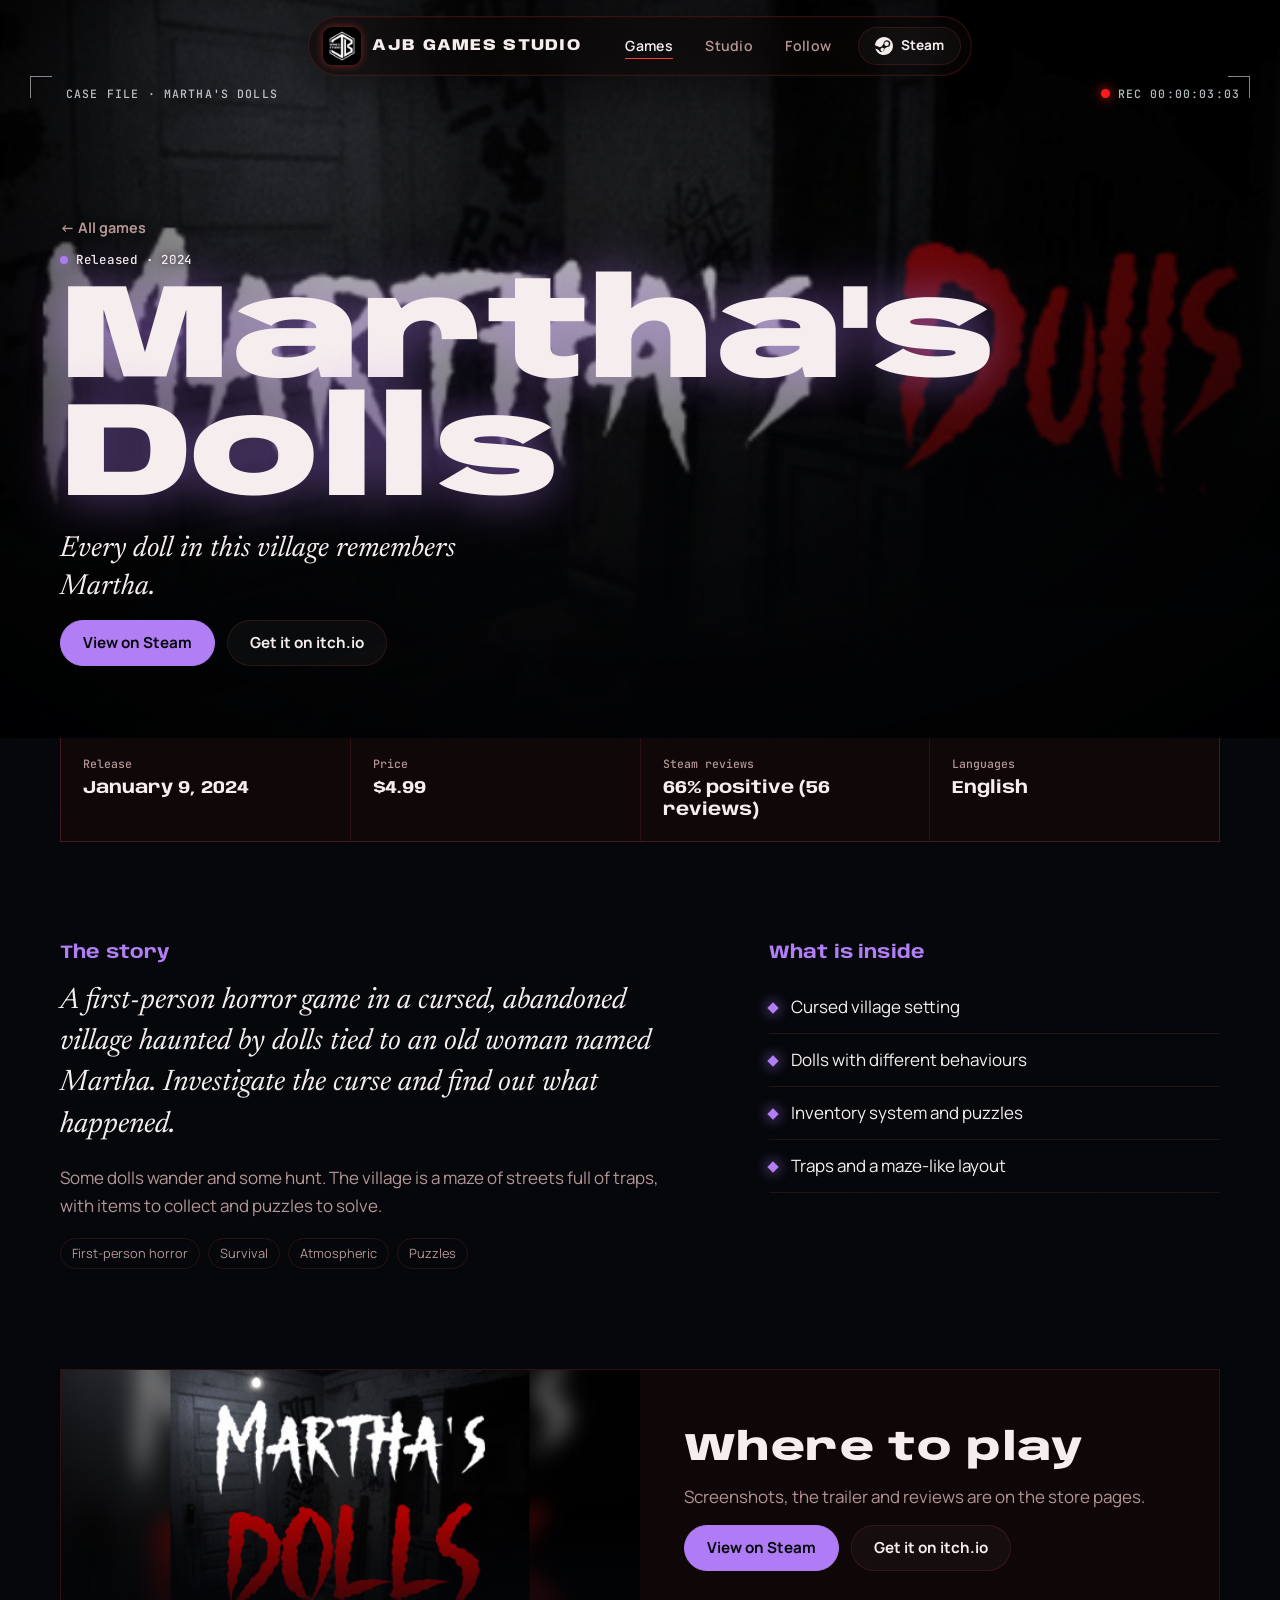
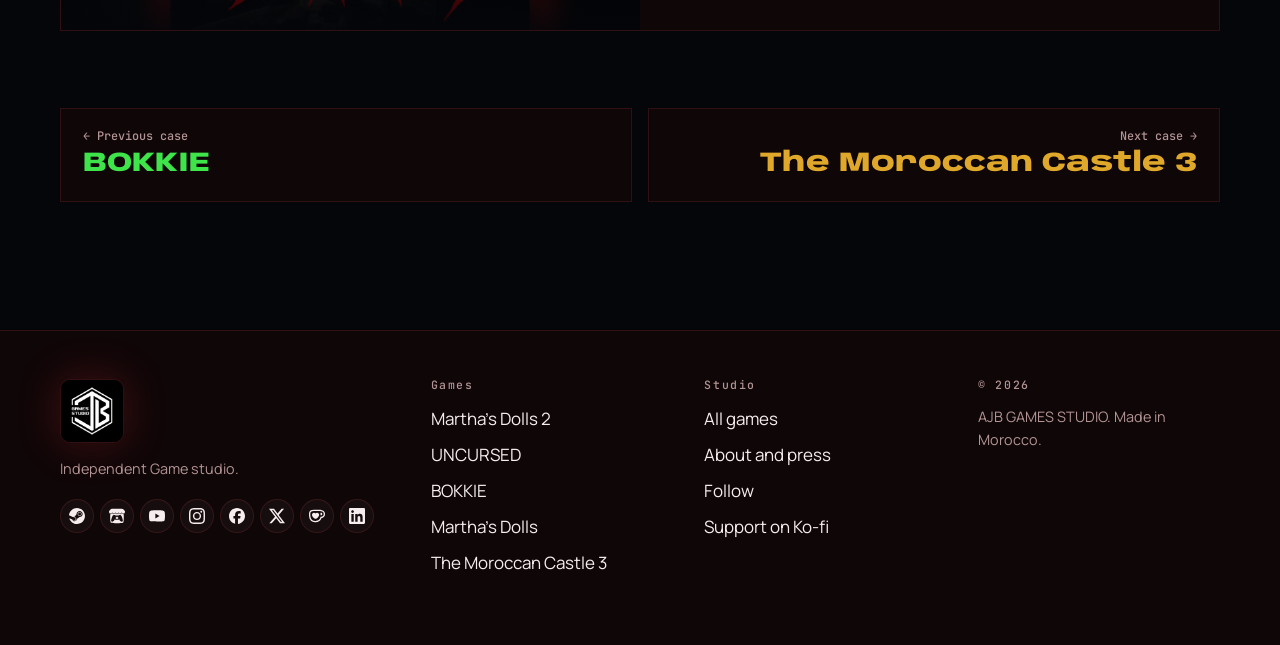
<file: games/martha-s-dolls.html>
<!doctype html>
<html lang="en">
<head>
<meta charset="utf-8">
<meta name="viewport" content="width=device-width, initial-scale=1, viewport-fit=cover">
<title>Martha&#39;s Dolls | AJB Games Studio</title>
<meta name="description" content="Every doll in this village remembers Martha. A first-person horror game in a cursed, abandoned village haunted by dolls tied to an old woman named Martha. Investigate the curse and find out what happened.">
<meta property="og:title" content="Martha&#39;s Dolls | AJB Games Studio"><meta property="og:description" content="Every doll in this village remembers Martha. A first-person horror game in a cursed, abandoned village haunted by dolls tied to an old woman named Martha. Investigate the curse and find out what happened."><meta property="og:type" content="website">
<meta name="theme-color" content="#04060a">
<link rel="icon" href="../favicon.svg" type="image/svg+xml">
<link rel="preconnect" href="https://fonts.googleapis.com"><link rel="preconnect" href="https://fonts.gstatic.com" crossorigin><link rel="stylesheet" href="https://fonts.googleapis.com/css2?family=Anybody:wdth,wght@50..150,100..900&family=JetBrains+Mono:wght@500&family=Manrope:wght@400;500;700&family=Newsreader:ital,wght@1,400&family=Bebas+Neue&display=swap">
<link rel="stylesheet" href="../assets/style.css">
<script>document.documentElement.className='js';document.documentElement.dataset.theme='dark'/* light mode temporarily disabled */</script>
</head>
<body>
<a class="skip" href="#main">Skip to content</a>
<header class="site-header">
  <div class="bar">
    <!-- Logo + wordmark -->
    <a class="brand" href="../index.html" aria-label="AJB Games Studio, home">
      <img class="bar-logo" src="../images/logo.png" alt="" aria-hidden="true" onerror="this.style.display='none'">
      <span class="word"><b>AJB</b><span>Games Studio</span></span>
    </a>

    <!-- Desktop navigation -->
    <nav class="nav" aria-label="Main navigation">
      <a href="../games.html" aria-current="page">Games</a>
      <a href="../studio.html">Studio</a>
      <a href="../studio.html#follow">Follow</a>
      <a class="btn nav-steam sm" href="https://store.steampowered.com/curator/45501369" target="_blank" rel="noopener noreferrer">
        <!-- Real Steam logo path (official shape) -->
        <svg class="steam-icon" viewBox="0 0 24 24" aria-hidden="true" xmlns="http://www.w3.org/2000/svg">
          <path d="M11.979 0C5.678 0 .511 4.86.022 11.037l6.432 2.658c.545-.371 1.203-.59 1.912-.59.063 0 .125.004.187.006l2.861-4.142V8.91c0-2.495 2.028-4.524 4.524-4.524 2.494 0 4.524 2.031 4.524 4.527s-2.03 4.525-4.524 4.525h-.105l-4.076 2.911c0 .052.004.105.004.159 0 1.875-1.515 3.396-3.39 3.396-1.635 0-3.016-1.173-3.331-2.727L.436 15.27C1.862 20.307 6.486 24 11.979 24c6.624 0 11.99-5.364 11.99-11.988C23.969 5.365 18.603 0 11.979 0zm-4.34 18.056c-.607-1.217-.199-2.7 1.008-3.413 1.221-.72 2.767-.32 3.481.899.716 1.217.315 2.767-.898 3.484-1.221.718-2.771.318-3.591-.97zm10.843-9.135a3.017 3.017 0 0 1-3.016 3.016 3.017 3.017 0 0 1-3.016-3.016 3.017 3.017 0 0 1 3.016-3.016 3.017 3.017 0 0 1 3.016 3.016z"/>
        </svg>
        Steam
      </a>
    </nav>

    <!-- Mobile hamburger -->
    <button class="menu-btn" id="menuBtn" type="button" aria-label="Open menu" aria-expanded="false" aria-controls="menuPanel">
    <span class="bar-line"></span><span class="bar-line"></span><span class="bar-line"></span>
  </button>
  </div>

  <div class="menu" id="menuPanel" role="dialog" aria-label="Navigation">
    <div class="menu-inner">
      <a href="../games.html" aria-current="page">Games</a>
      <a href="../studio.html">Studio</a>
      <a href="../studio.html#follow">Follow</a>
      <a href="https://store.steampowered.com/curator/45501369" target="_blank" rel="noopener noreferrer">Steam <span class="ext-arrow" aria-hidden="true">↗</span></a>
    </div>
  </div>
  <div class="progress" id="progress" aria-hidden="true"></div>
</header>
<div class="grain" aria-hidden="true"></div>
<div class="cursor-light" aria-hidden="true"></div>
<main id="main" style="--c:#b07cf5">
<section class="stage ghero" data-stage="game" data-eye="176,124,245">
<div class="layer" data-parallax><div class="art" style="--c:#b07cf5"><svg viewBox="0 0 320 200" preserveAspectRatio="xMidYMax slice" aria-hidden="true"><circle cx="160" cy="62" r="9" fill="#020304"/><circle cx="160" cy="94" r="27" fill="#020304"/><path d="M118 200 L136 122 Q160 110 184 122 L202 200Z" fill="#020304"/><circle class="eye" cx="150" cy="94" r="3.4"/><circle class="eye" cx="170" cy="94" r="3.4"/><path d="M60 200 V150 M60 168 l-12 -14 M60 158 l12 -12" stroke="#020304" stroke-width="4" fill="none"/><ellipse class="mist" cx="110" cy="158" rx="150" ry="13"/><ellipse class="mist m2" cx="230" cy="176" rx="130" ry="10"/></svg><img src="../images/martha-s-dolls-hero.jpg" data-fb="https://cdn.akamai.steamstatic.com/steam/apps/2614380/library_hero.jpg https://cdn.cloudflare.steamstatic.com/steam/apps/2614380/library_hero.jpg https://cdn.akamai.steamstatic.com/steam/apps/2614380/header.jpg https://cdn.cloudflare.steamstatic.com/steam/apps/2614380/header.jpg" alt="" loading="lazy" decoding="async" onload="this.classList.add('ok')"></div></div>
<canvas class="gl" data-tint="176,124,245" aria-hidden="true"></canvas><canvas class="eyes" aria-hidden="true"></canvas><div class="vignette" aria-hidden="true"></div><div class="flash" aria-hidden="true"></div>
<div class="hud" aria-hidden="true"><span class="tl">CASE FILE · MARTHA&#39;S DOLLS</span><span class="tr"><i class="dot"></i>REC <time class="tc">00:00:00:00</time></span></div>
<div class="ghero-body wrap"><a class="back" href="../games.html">← All games</a><span class="status"><i></i>Released · 2024</span><h1 class="glitch" data-text="Martha&#39;s Dolls">Martha&#39;s Dolls</h1><p class="tagline">Every doll in this village remembers Martha.</p><div class="row"><a class="btn glow" href="https://store.steampowered.com/app/2614380/Marthas_Dolls/" target="_blank" rel="noopener">View on Steam</a><a class="btn " href="https://ajbstudio.itch.io/marthas-dolls" target="_blank" rel="noopener">Get it on itch.io</a></div></div>
</section>
<div class="wrap">
<dl class="gfacts rv"><div><dt>Release</dt><dd>January 9, 2024</dd></div><div><dt>Price</dt><dd>$4.99</dd></div><div><dt>Steam reviews</dt><dd>66% positive (56 reviews)</dd></div><div><dt>Languages</dt><dd>English</dd></div></dl>
<section class="about"><div class="rv"><h2>The story</h2><p class="lede">A first-person horror game in a cursed, abandoned village haunted by dolls tied to an old woman named Martha. Investigate the curse and find out what happened.</p><p>Some dolls wander and some hunt. The village is a maze of streets full of traps, with items to collect and puzzles to solve.</p><ul class="tags"><li>First-person horror</li><li>Survival</li><li>Atmospheric</li><li>Puzzles</li></ul></div>
<div class="rv" style="--d:.12s"><h2>What is inside</h2><ul class="inside"><li>Cursed village setting</li><li>Dolls with different behaviours</li><li>Inventory system and puzzles</li><li>Traps and a maze-like layout</li></ul></div></section>

<section class="play rv"><div class="art" style="--c:#b07cf5"><svg viewBox="0 0 320 200" preserveAspectRatio="xMidYMax slice" aria-hidden="true"><circle cx="160" cy="62" r="9" fill="#020304"/><circle cx="160" cy="94" r="27" fill="#020304"/><path d="M118 200 L136 122 Q160 110 184 122 L202 200Z" fill="#020304"/><circle class="eye" cx="150" cy="94" r="3.4"/><circle class="eye" cx="170" cy="94" r="3.4"/><path d="M60 200 V150 M60 168 l-12 -14 M60 158 l12 -12" stroke="#020304" stroke-width="4" fill="none"/><ellipse class="mist" cx="110" cy="158" rx="150" ry="13"/><ellipse class="mist m2" cx="230" cy="176" rx="130" ry="10"/></svg><img src="../images/martha-s-dolls-header.jpg" data-fb="https://cdn.akamai.steamstatic.com/steam/apps/2614380/header.jpg https://cdn.cloudflare.steamstatic.com/steam/apps/2614380/header.jpg" alt="" loading="lazy" decoding="async" onload="this.classList.add('ok')"></div><div class="play-body"><h2>Where to play</h2><p>Screenshots, the trailer and reviews are on the store pages.</p><div class="row"><a class="btn glow" href="https://store.steampowered.com/app/2614380/Marthas_Dolls/" target="_blank" rel="noopener">View on Steam</a><a class="btn " href="https://ajbstudio.itch.io/marthas-dolls" target="_blank" rel="noopener">Get it on itch.io</a></div></div></section>
<nav class="pager" aria-label="More games"><a href="../games/bokkie.html" style="--c:#3fe34a"><small>← Previous case</small><strong>BOKKIE</strong></a><a class="next" href="../games/the-moroccan-castle-3.html" style="--c:#e0a82a"><small>Next case →</small><strong>The Moroccan Castle 3</strong></a></nav>
</div></main>
<footer><div class="wrap foot">
<div><img class="foot-logo" src="../images/logo.png" alt="AJB Games Studio" onerror="this.style.display='none'"><p class="small">Independent Game studio.</p><ul class="foot-social" aria-label="Social links"><li><a href="https://store.steampowered.com/curator/45501369" target="_blank" rel="noopener noreferrer" aria-label="Steam" title="Steam"><svg viewBox="0 0 24 24" aria-hidden="true"><path d="M11.979 0C5.678 0 .511 4.86.022 11.037l6.432 2.658c.545-.371 1.203-.59 1.912-.59.063 0 .125.004.188.006l2.861-4.142V8.91c0-2.495 2.028-4.524 4.524-4.524 2.494 0 4.524 2.031 4.524 4.527s-2.03 4.525-4.524 4.525h-.105l-4.076 2.911c0 .052.004.105.004.159 0 1.875-1.515 3.396-3.39 3.396-1.635 0-3.016-1.173-3.331-2.727L.436 15.27C1.862 20.307 6.486 24 11.979 24c6.627 0 11.999-5.373 11.999-12S18.605 0 11.979 0zM7.54 18.21l-1.473-.61c.262.543.714.999 1.314 1.25 1.297.539 2.793-.076 3.332-1.375.263-.63.264-1.319.005-1.949s-.75-1.121-1.377-1.383c-.624-.26-1.29-.249-1.878-.03l1.523.63c.956.4 1.409 1.5 1.009 2.455-.397.957-1.497 1.41-2.454 1.012H7.54zm11.415-9.303c0-1.662-1.353-3.015-3.015-3.015-1.665 0-3.015 1.353-3.015 3.015 0 1.665 1.35 3.015 3.015 3.015 1.663 0 3.015-1.35 3.015-3.015zm-5.273-.005c0-1.252 1.013-2.266 2.265-2.266 1.249 0 2.266 1.014 2.266 2.266 0 1.251-1.017 2.265-2.266 2.265-1.253 0-2.265-1.014-2.265-2.265z"/></svg></a></li><li><a href="https://ajbstudio.itch.io/" target="_blank" rel="noopener noreferrer" aria-label="itch.io" title="itch.io"><svg viewBox="0 0 24 24" aria-hidden="true"><path d="M3.13 1.338C2.08 1.96.02 4.328 0 4.95v1.03c0 1.303 1.22 2.45 2.325 2.45 1.33 0 2.436-1.102 2.436-2.41 0 1.308 1.07 2.41 2.4 2.41 1.328 0 2.362-1.102 2.362-2.41 0 1.308 1.137 2.41 2.466 2.41h.024c1.33 0 2.466-1.102 2.466-2.41 0 1.308 1.034 2.41 2.363 2.41 1.33 0 2.4-1.102 2.4-2.41 0 1.308 1.106 2.41 2.435 2.41C22.78 8.43 24 7.282 24 5.98V4.95c-.02-.62-2.082-2.99-3.13-3.612-3.253-.114-5.508-.134-8.87-.133-3.362 0-7.945.053-8.87.133zm6.376 6.477a2.74 2.74 0 0 1-.468.602c-.5.49-1.19.795-1.947.795a2.786 2.786 0 0 1-1.95-.795c-.182-.178-.32-.37-.446-.59-.127.222-.303.412-.486.59a2.788 2.788 0 0 1-1.95.795c-.092 0-.187-.025-.264-.052-.107 1.113-.152 2.176-.168 2.95v.005l-.006 1.167c.02 2.334-.23 7.564 1.03 8.85 1.952.454 5.545.662 9.15.663 3.605 0 7.198-.21 9.15-.664 1.26-1.284 1.01-6.514 1.03-8.848l-.006-1.167v-.004c-.016-.775-.06-1.838-.168-2.95-.077.026-.172.052-.263.052a2.788 2.788 0 0 1-1.95-.795c-.184-.178-.36-.368-.486-.59-.127.22-.265.412-.447.59a2.786 2.786 0 0 1-1.95.794c-.76 0-1.446-.303-1.948-.793a2.74 2.74 0 0 1-.468-.602 2.738 2.738 0 0 1-.463.602 2.787 2.787 0 0 1-1.95.794h-.16a2.787 2.787 0 0 1-1.95-.793 2.738 2.738 0 0 1-.464-.602zm-2.004 2.59v.002c.795.002 1.5 0 2.373.953.687-.072 1.406-.108 2.125-.107.72 0 1.438.035 2.125.107.873-.953 1.578-.95 2.372-.953.376 0 1.876 0 2.92 2.934l1.123 4.028c.832 2.995-.266 3.068-1.636 3.07-2.03-.075-3.156-1.55-3.156-3.025-1.124.184-2.436.276-3.748.277-1.312 0-2.624-.093-3.748-.277 0 1.475-1.125 2.95-3.156 3.026-1.37-.004-2.468-.077-1.636-3.072l1.122-4.027c1.045-2.934 2.545-2.934 2.92-2.934zM12 12.714c-.002.002-2.14 1.964-2.523 2.662l1.4-.056v1.22c0 .056.56.033 1.123.007.562.026 1.124.05 1.124-.008v-1.22l1.4.055C14.138 14.677 12 12.713 12 12.713z"/></svg></a></li><li><a href="https://www.youtube.com/@ajbgamesstudio" target="_blank" rel="noopener noreferrer" aria-label="YouTube" title="YouTube"><svg viewBox="0 0 24 24" aria-hidden="true"><path d="M23.498 6.186a3.016 3.016 0 0 0-2.122-2.136C19.505 3.545 12 3.545 12 3.545s-7.505 0-9.377.505A3.017 3.017 0 0 0 .502 6.186C0 8.07 0 12 0 12s0 3.93.502 5.814a3.016 3.016 0 0 0 2.122 2.136c1.871.505 9.376.505 9.376.505s7.505 0 9.377-.505a3.015 3.015 0 0 0 2.122-2.136C24 15.93 24 12 24 12s0-3.93-.502-5.814zM9.545 15.568V8.432L15.818 12l-6.273 3.568z"/></svg></a></li><li><a href="https://www.instagram.com/ajb_studio/" target="_blank" rel="noopener noreferrer" aria-label="Instagram" title="Instagram"><svg viewBox="0 0 24 24" aria-hidden="true"><path d="M7.0301.084c-1.2768.0602-2.1487.264-2.911.5634-.7888.3075-1.4575.72-2.1228 1.3877-.6652.6677-1.075 1.3368-1.3802 2.127-.2954.7638-.4956 1.6365-.552 2.914-.0564 1.2775-.0689 1.6882-.0626 4.947.0062 3.2586.0206 3.6671.0825 4.9473.061 1.2765.264 2.1482.5635 2.9107.308.7889.72 1.4573 1.388 2.1228.6679.6655 1.3365 1.0743 2.1285 1.38.7632.295 1.6361.4961 2.9134.552 1.2773.056 1.6884.069 4.9462.0627 3.2578-.0062 3.668-.0207 4.9478-.0814 1.28-.0607 2.147-.2652 2.9098-.5633.7889-.3086 1.4578-.72 2.1228-1.3881.665-.6682 1.0745-1.3378 1.3795-2.1284.2957-.7632.4966-1.636.552-2.9124.056-1.2809.0692-1.6898.063-4.948-.0063-3.2583-.021-3.6668-.0817-4.9465-.0607-1.2797-.264-2.1487-.5633-2.9117-.3084-.7889-.72-1.4568-1.3876-2.1228C21.2982 1.33 20.628.9208 19.8378.6165 19.074.321 18.2017.1197 16.9244.0645 15.6471.0093 15.236-.005 11.977.0014 8.718.0076 8.31.0215 7.0301.0839m.1402 21.6932c-1.17-.0509-1.8053-.2453-2.2287-.408-.5606-.216-.96-.4771-1.3819-.895-.422-.4178-.6811-.8186-.9-1.378-.1644-.4234-.3624-1.058-.4171-2.228-.0595-1.2645-.072-1.6442-.079-4.848-.007-3.2037.0053-3.583.0607-4.848.05-1.169.2456-1.805.408-2.2282.216-.5613.4762-.96.895-1.3816.4188-.4217.8184-.6814 1.3783-.9003.423-.1651 1.0575-.3614 2.227-.4171 1.2655-.06 1.6447-.072 4.848-.079 3.2033-.007 3.5835.005 4.8495.0608 1.169.0508 1.8053.2445 2.228.408.5608.216.96.4754 1.3816.895.4217.4194.6816.8176.9005 1.3787.1653.4217.3617 1.056.4169 2.2263.0602 1.2655.0739 1.645.0796 4.848.0058 3.203-.0055 3.5834-.061 4.848-.051 1.17-.245 1.8055-.408 2.2294-.216.5604-.4763.96-.8954 1.3814-.419.4215-.8181.6811-1.3783.9-.4224.1649-1.0577.3617-2.2262.4174-1.2656.0595-1.6448.072-4.8493.079-3.2045.007-3.5825-.006-4.848-.0608M16.953 5.5864A1.44 1.44 0 1 0 18.39 4.144a1.44 1.44 0 0 0-1.437 1.4424M5.8385 12.012c.0067 3.4032 2.7706 6.1557 6.173 6.1493 3.4026-.0065 6.157-2.7701 6.1506-6.1733-.0065-3.4032-2.771-6.1565-6.174-6.1498-3.403.0067-6.156 2.771-6.1496 6.1738M8 12.0077a4 4 0 1 1 4.008 3.9921A3.9996 3.9996 0 0 1 8 12.0077"/></svg></a></li><li><a href="https://www.facebook.com/AJBGAMESTUDIO/" target="_blank" rel="noopener noreferrer" aria-label="Facebook" title="Facebook"><svg viewBox="0 0 24 24" aria-hidden="true"><path d="M9.101 23.691v-7.98H6.627v-3.667h2.474v-1.58c0-4.085 1.848-5.978 5.858-5.978.401 0 .955.042 1.468.103a8.68 8.68 0 0 1 1.141.195v3.325a8.623 8.623 0 0 0-.653-.036 26.805 26.805 0 0 0-.733-.009c-.707 0-1.259.096-1.675.309a1.686 1.686 0 0 0-.679.622c-.258.42-.374.995-.374 1.752v1.297h3.919l-.386 2.103-.287 1.564h-3.246v8.245C19.396 23.238 24 18.179 24 12.044c0-6.627-5.373-12-12-12s-12 5.373-12 12c0 5.628 3.874 10.35 9.101 11.647Z"/></svg></a></li><li><a href="https://x.com/ProgrammerUnity" target="_blank" rel="noopener noreferrer" aria-label="X" title="X"><svg viewBox="0 0 24 24" aria-hidden="true"><path d="M18.901 1.153h3.68l-8.04 9.19L24 22.846h-7.406l-5.8-7.584-6.638 7.584H.474l8.6-9.83L0 1.154h7.594l5.243 6.932ZM17.61 20.644h2.039L6.486 3.24H4.298Z"/></svg></a></li><li><a href="https://ko-fi.com/ajbgamesstudio" target="_blank" rel="noopener noreferrer" aria-label="Ko-fi" title="Ko-fi"><svg viewBox="0 0 24 24" aria-hidden="true"><path d="M11.351 2.715c-2.7 0-4.986.025-6.83.26C2.078 3.285 0 5.154 0 8.61c0 3.506.182 6.13 1.585 8.493 1.584 2.701 4.233 4.182 7.662 4.182h.83c4.209 0 6.494-2.234 7.637-4a9.5 9.5 0 0 0 1.091-2.338C21.792 14.688 24 12.22 24 9.208v-.415c0-3.247-2.13-5.507-5.792-5.87-1.558-.156-2.65-.208-6.857-.208m0 1.947c4.208 0 5.09.052 6.571.182 2.624.311 4.13 1.584 4.13 4v.39c0 2.156-1.792 3.844-3.87 3.844h-.935l-.156.649c-.208 1.013-.597 1.818-1.039 2.546-.909 1.428-2.545 3.064-5.922 3.064h-.805c-2.571 0-4.831-.883-6.078-3.195-1.09-2-1.298-4.155-1.298-7.506 0-2.181.857-3.402 3.012-3.714 1.533-.233 3.559-.26 6.39-.26m6.547 2.287c-.416 0-.65.234-.65.546v2.935c0 .311.234.545.65.545 1.324 0 2.051-.754 2.051-2s-.727-2.026-2.052-2.026m-10.39.182c-1.818 0-3.013 1.48-3.013 3.142 0 1.533.858 2.857 1.949 3.897.727.701 1.87 1.429 2.649 1.896a1.47 1.47 0 0 0 1.507 0c.78-.467 1.922-1.195 2.623-1.896 1.117-1.039 1.974-2.364 1.974-3.897 0-1.662-1.247-3.142-3.039-3.142-1.065 0-1.792.545-2.338 1.298-.493-.753-1.246-1.298-2.312-1.298"/></svg></a></li><li><a href="https://www.linkedin.com/in/ayman-jbari-139204204/" target="_blank" rel="noopener noreferrer" aria-label="LinkedIn" title="LinkedIn"><svg viewBox="0 0 24 24" aria-hidden="true"><path d="M20.447 20.452h-3.554v-5.569c0-1.328-.027-3.037-1.852-3.037-1.853 0-2.136 1.445-2.136 2.939v5.667H9.351V9h3.414v1.561h.046c.477-.9 1.637-1.85 3.37-1.85 3.601 0 4.267 2.37 4.267 5.455v6.286zM5.337 7.433c-1.144 0-2.063-.926-2.063-2.065 0-1.138.92-2.063 2.063-2.063 1.14 0 2.064.925 2.064 2.063 0 1.139-.925 2.065-2.064 2.065zm1.782 13.019H3.555V9h3.564v11.452zM22.225 0H1.771C.792 0 0 .774 0 1.729v20.542C0 23.227.792 24 1.771 24h20.451C23.2 24 24 23.227 24 22.271V1.729C24 .774 23.2 0 22.222 0h.003z"/></svg></a></li></ul></div>
<div><h2>Games</h2><ul><li><a href="../games/martha-s-dolls-2.html">Martha&#39;s Dolls 2</a></li><li><a href="../games/uncursed.html">UNCURSED</a></li><li><a href="../games/bokkie.html">BOKKIE</a></li><li><a href="../games/martha-s-dolls.html">Martha&#39;s Dolls</a></li><li><a href="../games/the-moroccan-castle-3.html">The Moroccan Castle 3</a></li></ul></div>
<div><h2>Studio</h2><ul><li><a href="../games.html">All games</a></li><li><a href="../studio.html">About and press</a></li><li><a href="../studio.html#follow">Follow</a></li><li><a href="https://ko-fi.com/ajbgamesstudio" target="_blank" rel="noopener">Support on Ko-fi</a></li></ul></div>
<div><h2>&copy; 2026</h2><p class="small">AJB GAMES STUDIO. Made in Morocco.</p></div>
</div></footer>
<div class="curtain" aria-hidden="true"></div>
<script src="../assets/site.js" defer></script>
</body>
</html>
</file>
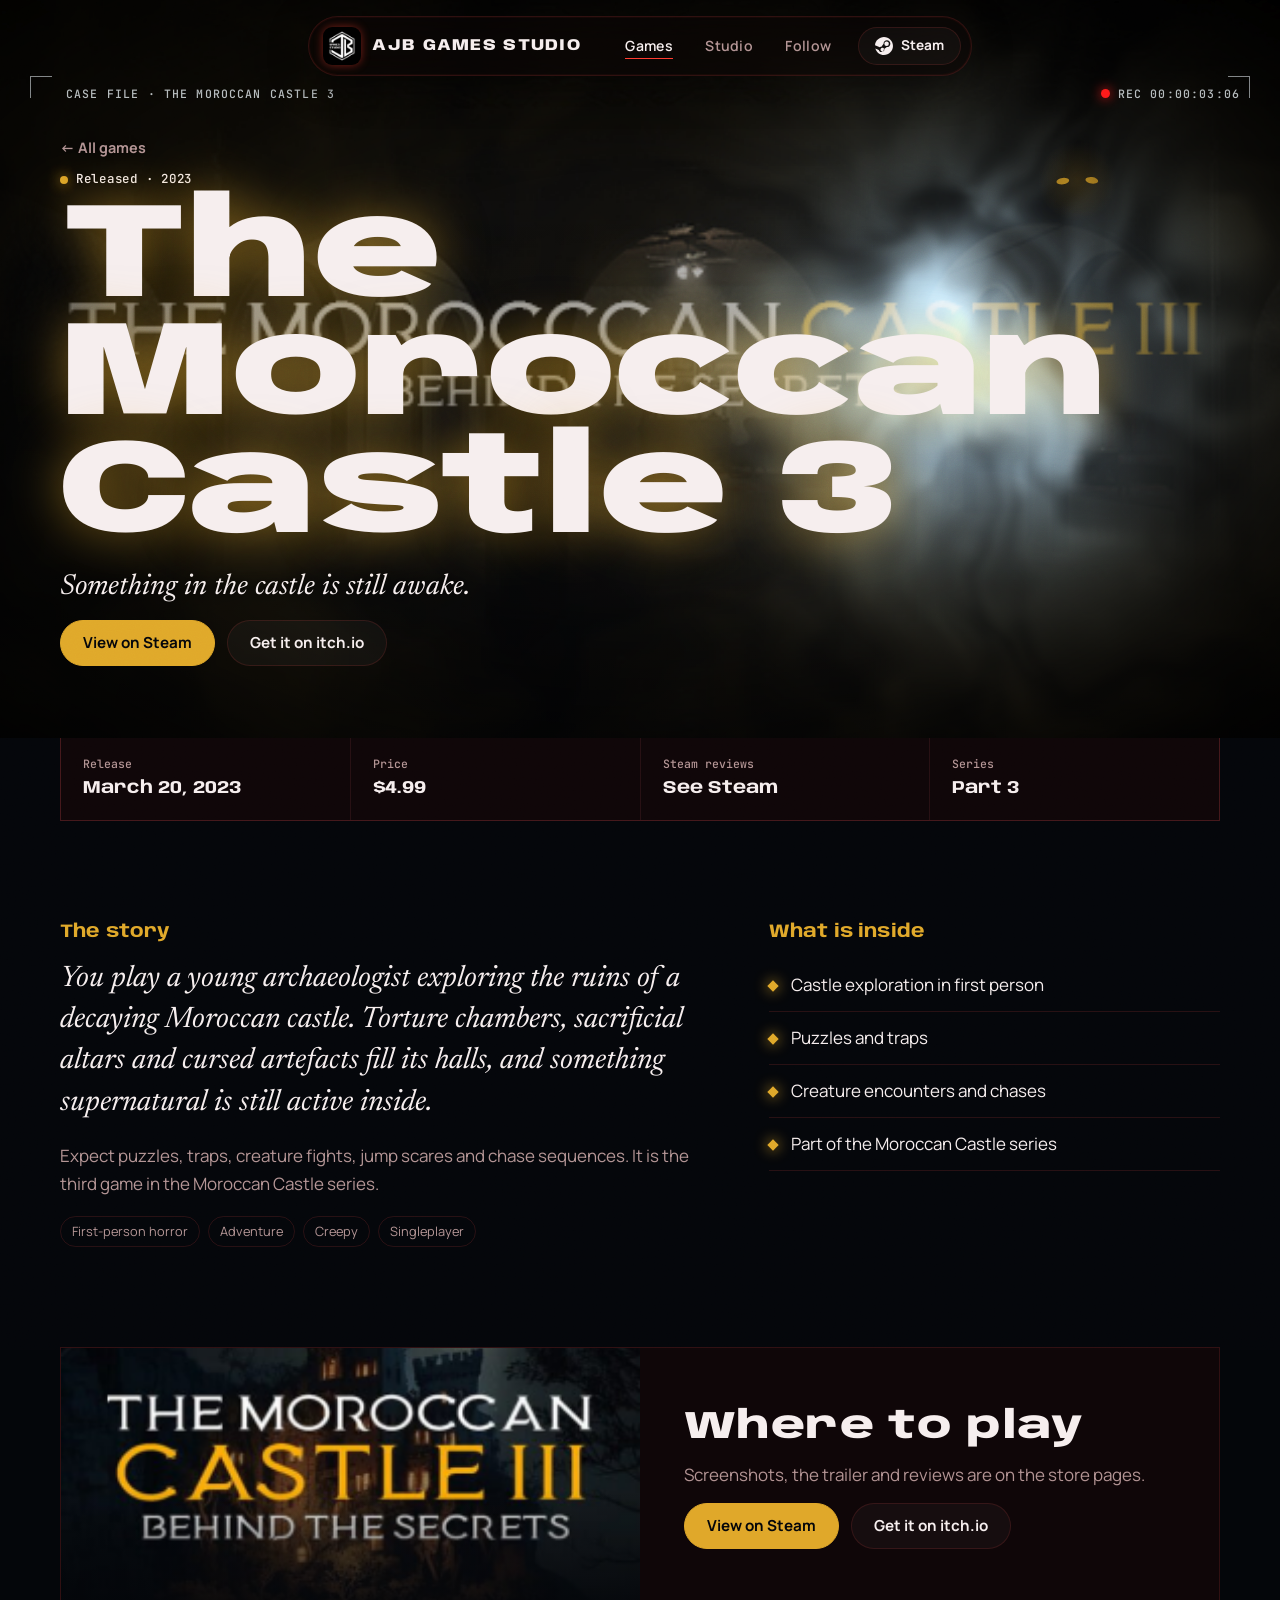
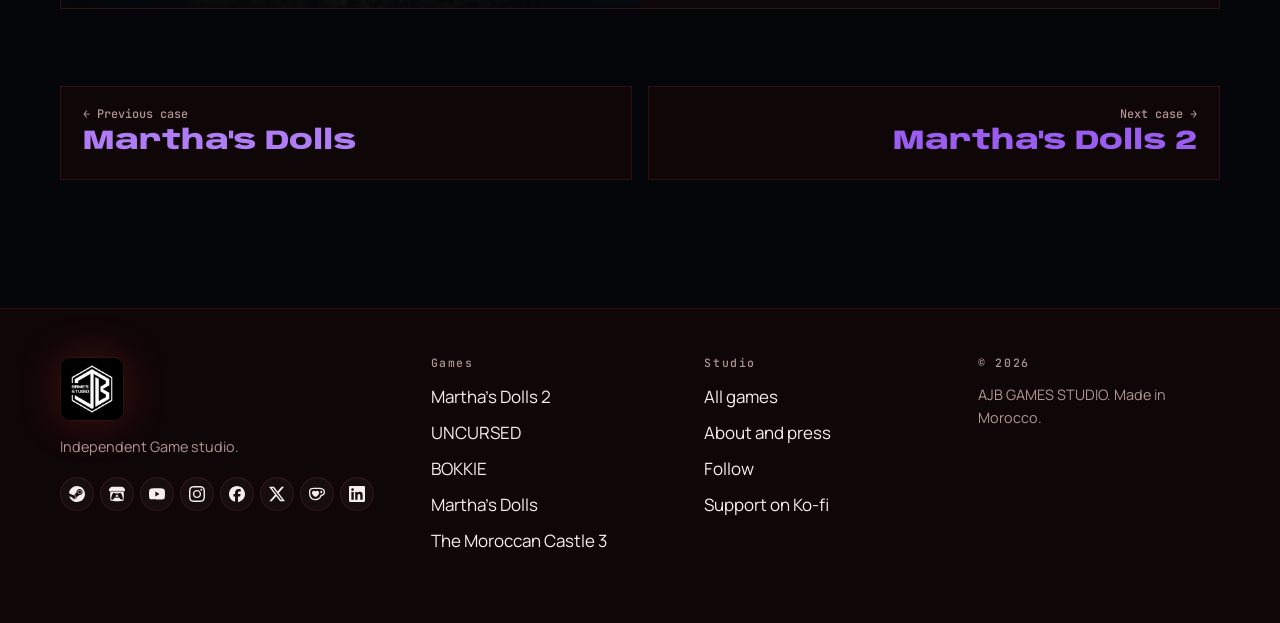
<file: games/the-moroccan-castle-3.html>
<!doctype html>
<html lang="en">
<head>
<meta charset="utf-8">
<meta name="viewport" content="width=device-width, initial-scale=1, viewport-fit=cover">
<title>The Moroccan Castle 3 | AJB Games Studio</title>
<meta name="description" content="Something in the castle is still awake. You play a young archaeologist exploring the ruins of a decaying Moroccan castle. Torture chambers, sacrificial altars and cursed artefacts fill its halls, and something supernatural is still active inside.">
<meta property="og:title" content="The Moroccan Castle 3 | AJB Games Studio"><meta property="og:description" content="Something in the castle is still awake. You play a young archaeologist exploring the ruins of a decaying Moroccan castle. Torture chambers, sacrificial altars and cursed artefacts fill its halls, and something supernatural is still active inside."><meta property="og:type" content="website">
<meta name="theme-color" content="#04060a">
<link rel="icon" href="../favicon.svg" type="image/svg+xml">
<link rel="preconnect" href="https://fonts.googleapis.com"><link rel="preconnect" href="https://fonts.gstatic.com" crossorigin><link rel="stylesheet" href="https://fonts.googleapis.com/css2?family=Anybody:wdth,wght@50..150,100..900&family=JetBrains+Mono:wght@500&family=Manrope:wght@400;500;700&family=Newsreader:ital,wght@1,400&family=Bebas+Neue&display=swap">
<link rel="stylesheet" href="../assets/style.css">
<script>document.documentElement.className='js';document.documentElement.dataset.theme='dark'/* light mode temporarily disabled */</script>
</head>
<body>
<a class="skip" href="#main">Skip to content</a>
<header class="site-header">
  <div class="bar">
    <!-- Logo + wordmark -->
    <a class="brand" href="../index.html" aria-label="AJB Games Studio, home">
      <img class="bar-logo" src="../images/logo.png" alt="" aria-hidden="true" onerror="this.style.display='none'">
      <span class="word"><b>AJB</b><span>Games Studio</span></span>
    </a>

    <!-- Desktop navigation -->
    <nav class="nav" aria-label="Main navigation">
      <a href="../games.html" aria-current="page">Games</a>
      <a href="../studio.html">Studio</a>
      <a href="../studio.html#follow">Follow</a>
      <a class="btn nav-steam sm" href="https://store.steampowered.com/curator/45501369" target="_blank" rel="noopener noreferrer">
        <!-- Real Steam logo path (official shape) -->
        <svg class="steam-icon" viewBox="0 0 24 24" aria-hidden="true" xmlns="http://www.w3.org/2000/svg">
          <path d="M11.979 0C5.678 0 .511 4.86.022 11.037l6.432 2.658c.545-.371 1.203-.59 1.912-.59.063 0 .125.004.187.006l2.861-4.142V8.91c0-2.495 2.028-4.524 4.524-4.524 2.494 0 4.524 2.031 4.524 4.527s-2.03 4.525-4.524 4.525h-.105l-4.076 2.911c0 .052.004.105.004.159 0 1.875-1.515 3.396-3.39 3.396-1.635 0-3.016-1.173-3.331-2.727L.436 15.27C1.862 20.307 6.486 24 11.979 24c6.624 0 11.99-5.364 11.99-11.988C23.969 5.365 18.603 0 11.979 0zm-4.34 18.056c-.607-1.217-.199-2.7 1.008-3.413 1.221-.72 2.767-.32 3.481.899.716 1.217.315 2.767-.898 3.484-1.221.718-2.771.318-3.591-.97zm10.843-9.135a3.017 3.017 0 0 1-3.016 3.016 3.017 3.017 0 0 1-3.016-3.016 3.017 3.017 0 0 1 3.016-3.016 3.017 3.017 0 0 1 3.016 3.016z"/>
        </svg>
        Steam
      </a>
    </nav>

    <!-- Mobile hamburger -->
    <button class="menu-btn" id="menuBtn" type="button" aria-label="Open menu" aria-expanded="false" aria-controls="menuPanel">
    <span class="bar-line"></span><span class="bar-line"></span><span class="bar-line"></span>
  </button>
  </div>

  <div class="menu" id="menuPanel" role="dialog" aria-label="Navigation">
    <div class="menu-inner">
      <a href="../games.html" aria-current="page">Games</a>
      <a href="../studio.html">Studio</a>
      <a href="../studio.html#follow">Follow</a>
      <a href="https://store.steampowered.com/curator/45501369" target="_blank" rel="noopener noreferrer">Steam <span class="ext-arrow" aria-hidden="true">↗</span></a>
    </div>
  </div>
  <div class="progress" id="progress" aria-hidden="true"></div>
</header>
<div class="grain" aria-hidden="true"></div>
<div class="cursor-light" aria-hidden="true"></div>
<main id="main" style="--c:#e0a82a">
<section class="stage ghero" data-stage="game" data-eye="224,168,42">
<div class="layer" data-parallax><div class="art" style="--c:#e0a82a"><svg viewBox="0 0 320 200" preserveAspectRatio="xMidYMax slice" aria-hidden="true"><rect x="50" y="92" width="45" height="108" fill="#020304"/><path d="M50 92 V78 h9 v10 h9 v-10 h9 v10 h9 v-10 h9 v14Z" fill="#020304"/><rect x="225" y="92" width="45" height="108" fill="#020304"/><path d="M225 92 V78 h9 v10 h9 v-10 h9 v10 h9 v-10 h9 v14Z" fill="#020304"/><rect x="95" y="122" width="130" height="78" fill="#020304"/><path class="lit" opacity=".85" d="M138 200 V152 a22 22 0 0 1 44 0 V200Z"/><ellipse class="mist" cx="110" cy="158" rx="150" ry="13"/><ellipse class="mist m2" cx="230" cy="176" rx="130" ry="10"/></svg><img src="../images/the-moroccan-castle-3-hero.jpg" data-fb="https://cdn.akamai.steamstatic.com/steam/apps/2339500/library_hero.jpg https://cdn.cloudflare.steamstatic.com/steam/apps/2339500/library_hero.jpg https://cdn.akamai.steamstatic.com/steam/apps/2339500/header.jpg https://cdn.cloudflare.steamstatic.com/steam/apps/2339500/header.jpg" alt="" loading="lazy" decoding="async" onload="this.classList.add('ok')"></div></div>
<canvas class="gl" data-tint="224,168,42" aria-hidden="true"></canvas><canvas class="eyes" aria-hidden="true"></canvas><div class="vignette" aria-hidden="true"></div><div class="flash" aria-hidden="true"></div>
<div class="hud" aria-hidden="true"><span class="tl">CASE FILE · THE MOROCCAN CASTLE 3</span><span class="tr"><i class="dot"></i>REC <time class="tc">00:00:00:00</time></span></div>
<div class="ghero-body wrap"><a class="back" href="../games.html">← All games</a><span class="status"><i></i>Released · 2023</span><h1 class="glitch" data-text="The Moroccan Castle 3">The Moroccan Castle 3</h1><p class="tagline">Something in the castle is still awake.</p><div class="row"><a class="btn glow" href="https://store.steampowered.com/app/2339500/The_Moroccan_Castle_3__Behind_The_Secrets/" target="_blank" rel="noopener">View on Steam</a><a class="btn " href="https://ajbstudio.itch.io/the-moroccan-castle-3" target="_blank" rel="noopener">Get it on itch.io</a></div></div>
</section>
<div class="wrap">
<dl class="gfacts rv"><div><dt>Release</dt><dd>March 20, 2023</dd></div><div><dt>Price</dt><dd>$4.99</dd></div><div><dt>Steam reviews</dt><dd>See Steam</dd></div><div><dt>Series</dt><dd>Part 3</dd></div></dl>
<section class="about"><div class="rv"><h2>The story</h2><p class="lede">You play a young archaeologist exploring the ruins of a decaying Moroccan castle. Torture chambers, sacrificial altars and cursed artefacts fill its halls, and something supernatural is still active inside.</p><p>Expect puzzles, traps, creature fights, jump scares and chase sequences. It is the third game in the Moroccan Castle series.</p><ul class="tags"><li>First-person horror</li><li>Adventure</li><li>Creepy</li><li>Singleplayer</li></ul></div>
<div class="rv" style="--d:.12s"><h2>What is inside</h2><ul class="inside"><li>Castle exploration in first person</li><li>Puzzles and traps</li><li>Creature encounters and chases</li><li>Part of the Moroccan Castle series</li></ul></div></section>

<section class="play rv"><div class="art" style="--c:#e0a82a"><svg viewBox="0 0 320 200" preserveAspectRatio="xMidYMax slice" aria-hidden="true"><rect x="50" y="92" width="45" height="108" fill="#020304"/><path d="M50 92 V78 h9 v10 h9 v-10 h9 v10 h9 v-10 h9 v14Z" fill="#020304"/><rect x="225" y="92" width="45" height="108" fill="#020304"/><path d="M225 92 V78 h9 v10 h9 v-10 h9 v10 h9 v-10 h9 v14Z" fill="#020304"/><rect x="95" y="122" width="130" height="78" fill="#020304"/><path class="lit" opacity=".85" d="M138 200 V152 a22 22 0 0 1 44 0 V200Z"/><ellipse class="mist" cx="110" cy="158" rx="150" ry="13"/><ellipse class="mist m2" cx="230" cy="176" rx="130" ry="10"/></svg><img src="../images/the-moroccan-castle-3-header.jpg" data-fb="https://cdn.akamai.steamstatic.com/steam/apps/2339500/header.jpg https://cdn.cloudflare.steamstatic.com/steam/apps/2339500/header.jpg" alt="" loading="lazy" decoding="async" onload="this.classList.add('ok')"></div><div class="play-body"><h2>Where to play</h2><p>Screenshots, the trailer and reviews are on the store pages.</p><div class="row"><a class="btn glow" href="https://store.steampowered.com/app/2339500/The_Moroccan_Castle_3__Behind_The_Secrets/" target="_blank" rel="noopener">View on Steam</a><a class="btn " href="https://ajbstudio.itch.io/the-moroccan-castle-3" target="_blank" rel="noopener">Get it on itch.io</a></div></div></section>
<nav class="pager" aria-label="More games"><a href="../games/martha-s-dolls.html" style="--c:#b07cf5"><small>← Previous case</small><strong>Martha&#39;s Dolls</strong></a><a class="next" href="../games/martha-s-dolls-2.html" style="--c:#9b5cf0"><small>Next case →</small><strong>Martha&#39;s Dolls 2</strong></a></nav>
</div></main>
<footer><div class="wrap foot">
<div><img class="foot-logo" src="../images/logo.png" alt="AJB Games Studio" onerror="this.style.display='none'"><p class="small">Independent Game studio.</p><ul class="foot-social" aria-label="Social links"><li><a href="https://store.steampowered.com/curator/45501369" target="_blank" rel="noopener noreferrer" aria-label="Steam" title="Steam"><svg viewBox="0 0 24 24" aria-hidden="true"><path d="M11.979 0C5.678 0 .511 4.86.022 11.037l6.432 2.658c.545-.371 1.203-.59 1.912-.59.063 0 .125.004.188.006l2.861-4.142V8.91c0-2.495 2.028-4.524 4.524-4.524 2.494 0 4.524 2.031 4.524 4.527s-2.03 4.525-4.524 4.525h-.105l-4.076 2.911c0 .052.004.105.004.159 0 1.875-1.515 3.396-3.39 3.396-1.635 0-3.016-1.173-3.331-2.727L.436 15.27C1.862 20.307 6.486 24 11.979 24c6.627 0 11.999-5.373 11.999-12S18.605 0 11.979 0zM7.54 18.21l-1.473-.61c.262.543.714.999 1.314 1.25 1.297.539 2.793-.076 3.332-1.375.263-.63.264-1.319.005-1.949s-.75-1.121-1.377-1.383c-.624-.26-1.29-.249-1.878-.03l1.523.63c.956.4 1.409 1.5 1.009 2.455-.397.957-1.497 1.41-2.454 1.012H7.54zm11.415-9.303c0-1.662-1.353-3.015-3.015-3.015-1.665 0-3.015 1.353-3.015 3.015 0 1.665 1.35 3.015 3.015 3.015 1.663 0 3.015-1.35 3.015-3.015zm-5.273-.005c0-1.252 1.013-2.266 2.265-2.266 1.249 0 2.266 1.014 2.266 2.266 0 1.251-1.017 2.265-2.266 2.265-1.253 0-2.265-1.014-2.265-2.265z"/></svg></a></li><li><a href="https://ajbstudio.itch.io/" target="_blank" rel="noopener noreferrer" aria-label="itch.io" title="itch.io"><svg viewBox="0 0 24 24" aria-hidden="true"><path d="M3.13 1.338C2.08 1.96.02 4.328 0 4.95v1.03c0 1.303 1.22 2.45 2.325 2.45 1.33 0 2.436-1.102 2.436-2.41 0 1.308 1.07 2.41 2.4 2.41 1.328 0 2.362-1.102 2.362-2.41 0 1.308 1.137 2.41 2.466 2.41h.024c1.33 0 2.466-1.102 2.466-2.41 0 1.308 1.034 2.41 2.363 2.41 1.33 0 2.4-1.102 2.4-2.41 0 1.308 1.106 2.41 2.435 2.41C22.78 8.43 24 7.282 24 5.98V4.95c-.02-.62-2.082-2.99-3.13-3.612-3.253-.114-5.508-.134-8.87-.133-3.362 0-7.945.053-8.87.133zm6.376 6.477a2.74 2.74 0 0 1-.468.602c-.5.49-1.19.795-1.947.795a2.786 2.786 0 0 1-1.95-.795c-.182-.178-.32-.37-.446-.59-.127.222-.303.412-.486.59a2.788 2.788 0 0 1-1.95.795c-.092 0-.187-.025-.264-.052-.107 1.113-.152 2.176-.168 2.95v.005l-.006 1.167c.02 2.334-.23 7.564 1.03 8.85 1.952.454 5.545.662 9.15.663 3.605 0 7.198-.21 9.15-.664 1.26-1.284 1.01-6.514 1.03-8.848l-.006-1.167v-.004c-.016-.775-.06-1.838-.168-2.95-.077.026-.172.052-.263.052a2.788 2.788 0 0 1-1.95-.795c-.184-.178-.36-.368-.486-.59-.127.22-.265.412-.447.59a2.786 2.786 0 0 1-1.95.794c-.76 0-1.446-.303-1.948-.793a2.74 2.74 0 0 1-.468-.602 2.738 2.738 0 0 1-.463.602 2.787 2.787 0 0 1-1.95.794h-.16a2.787 2.787 0 0 1-1.95-.793 2.738 2.738 0 0 1-.464-.602zm-2.004 2.59v.002c.795.002 1.5 0 2.373.953.687-.072 1.406-.108 2.125-.107.72 0 1.438.035 2.125.107.873-.953 1.578-.95 2.372-.953.376 0 1.876 0 2.92 2.934l1.123 4.028c.832 2.995-.266 3.068-1.636 3.07-2.03-.075-3.156-1.55-3.156-3.025-1.124.184-2.436.276-3.748.277-1.312 0-2.624-.093-3.748-.277 0 1.475-1.125 2.95-3.156 3.026-1.37-.004-2.468-.077-1.636-3.072l1.122-4.027c1.045-2.934 2.545-2.934 2.92-2.934zM12 12.714c-.002.002-2.14 1.964-2.523 2.662l1.4-.056v1.22c0 .056.56.033 1.123.007.562.026 1.124.05 1.124-.008v-1.22l1.4.055C14.138 14.677 12 12.713 12 12.713z"/></svg></a></li><li><a href="https://www.youtube.com/@ajbgamesstudio" target="_blank" rel="noopener noreferrer" aria-label="YouTube" title="YouTube"><svg viewBox="0 0 24 24" aria-hidden="true"><path d="M23.498 6.186a3.016 3.016 0 0 0-2.122-2.136C19.505 3.545 12 3.545 12 3.545s-7.505 0-9.377.505A3.017 3.017 0 0 0 .502 6.186C0 8.07 0 12 0 12s0 3.93.502 5.814a3.016 3.016 0 0 0 2.122 2.136c1.871.505 9.376.505 9.376.505s7.505 0 9.377-.505a3.015 3.015 0 0 0 2.122-2.136C24 15.93 24 12 24 12s0-3.93-.502-5.814zM9.545 15.568V8.432L15.818 12l-6.273 3.568z"/></svg></a></li><li><a href="https://www.instagram.com/ajb_studio/" target="_blank" rel="noopener noreferrer" aria-label="Instagram" title="Instagram"><svg viewBox="0 0 24 24" aria-hidden="true"><path d="M7.0301.084c-1.2768.0602-2.1487.264-2.911.5634-.7888.3075-1.4575.72-2.1228 1.3877-.6652.6677-1.075 1.3368-1.3802 2.127-.2954.7638-.4956 1.6365-.552 2.914-.0564 1.2775-.0689 1.6882-.0626 4.947.0062 3.2586.0206 3.6671.0825 4.9473.061 1.2765.264 2.1482.5635 2.9107.308.7889.72 1.4573 1.388 2.1228.6679.6655 1.3365 1.0743 2.1285 1.38.7632.295 1.6361.4961 2.9134.552 1.2773.056 1.6884.069 4.9462.0627 3.2578-.0062 3.668-.0207 4.9478-.0814 1.28-.0607 2.147-.2652 2.9098-.5633.7889-.3086 1.4578-.72 2.1228-1.3881.665-.6682 1.0745-1.3378 1.3795-2.1284.2957-.7632.4966-1.636.552-2.9124.056-1.2809.0692-1.6898.063-4.948-.0063-3.2583-.021-3.6668-.0817-4.9465-.0607-1.2797-.264-2.1487-.5633-2.9117-.3084-.7889-.72-1.4568-1.3876-2.1228C21.2982 1.33 20.628.9208 19.8378.6165 19.074.321 18.2017.1197 16.9244.0645 15.6471.0093 15.236-.005 11.977.0014 8.718.0076 8.31.0215 7.0301.0839m.1402 21.6932c-1.17-.0509-1.8053-.2453-2.2287-.408-.5606-.216-.96-.4771-1.3819-.895-.422-.4178-.6811-.8186-.9-1.378-.1644-.4234-.3624-1.058-.4171-2.228-.0595-1.2645-.072-1.6442-.079-4.848-.007-3.2037.0053-3.583.0607-4.848.05-1.169.2456-1.805.408-2.2282.216-.5613.4762-.96.895-1.3816.4188-.4217.8184-.6814 1.3783-.9003.423-.1651 1.0575-.3614 2.227-.4171 1.2655-.06 1.6447-.072 4.848-.079 3.2033-.007 3.5835.005 4.8495.0608 1.169.0508 1.8053.2445 2.228.408.5608.216.96.4754 1.3816.895.4217.4194.6816.8176.9005 1.3787.1653.4217.3617 1.056.4169 2.2263.0602 1.2655.0739 1.645.0796 4.848.0058 3.203-.0055 3.5834-.061 4.848-.051 1.17-.245 1.8055-.408 2.2294-.216.5604-.4763.96-.8954 1.3814-.419.4215-.8181.6811-1.3783.9-.4224.1649-1.0577.3617-2.2262.4174-1.2656.0595-1.6448.072-4.8493.079-3.2045.007-3.5825-.006-4.848-.0608M16.953 5.5864A1.44 1.44 0 1 0 18.39 4.144a1.44 1.44 0 0 0-1.437 1.4424M5.8385 12.012c.0067 3.4032 2.7706 6.1557 6.173 6.1493 3.4026-.0065 6.157-2.7701 6.1506-6.1733-.0065-3.4032-2.771-6.1565-6.174-6.1498-3.403.0067-6.156 2.771-6.1496 6.1738M8 12.0077a4 4 0 1 1 4.008 3.9921A3.9996 3.9996 0 0 1 8 12.0077"/></svg></a></li><li><a href="https://www.facebook.com/AJBGAMESTUDIO/" target="_blank" rel="noopener noreferrer" aria-label="Facebook" title="Facebook"><svg viewBox="0 0 24 24" aria-hidden="true"><path d="M9.101 23.691v-7.98H6.627v-3.667h2.474v-1.58c0-4.085 1.848-5.978 5.858-5.978.401 0 .955.042 1.468.103a8.68 8.68 0 0 1 1.141.195v3.325a8.623 8.623 0 0 0-.653-.036 26.805 26.805 0 0 0-.733-.009c-.707 0-1.259.096-1.675.309a1.686 1.686 0 0 0-.679.622c-.258.42-.374.995-.374 1.752v1.297h3.919l-.386 2.103-.287 1.564h-3.246v8.245C19.396 23.238 24 18.179 24 12.044c0-6.627-5.373-12-12-12s-12 5.373-12 12c0 5.628 3.874 10.35 9.101 11.647Z"/></svg></a></li><li><a href="https://x.com/ProgrammerUnity" target="_blank" rel="noopener noreferrer" aria-label="X" title="X"><svg viewBox="0 0 24 24" aria-hidden="true"><path d="M18.901 1.153h3.68l-8.04 9.19L24 22.846h-7.406l-5.8-7.584-6.638 7.584H.474l8.6-9.83L0 1.154h7.594l5.243 6.932ZM17.61 20.644h2.039L6.486 3.24H4.298Z"/></svg></a></li><li><a href="https://ko-fi.com/ajbgamesstudio" target="_blank" rel="noopener noreferrer" aria-label="Ko-fi" title="Ko-fi"><svg viewBox="0 0 24 24" aria-hidden="true"><path d="M11.351 2.715c-2.7 0-4.986.025-6.83.26C2.078 3.285 0 5.154 0 8.61c0 3.506.182 6.13 1.585 8.493 1.584 2.701 4.233 4.182 7.662 4.182h.83c4.209 0 6.494-2.234 7.637-4a9.5 9.5 0 0 0 1.091-2.338C21.792 14.688 24 12.22 24 9.208v-.415c0-3.247-2.13-5.507-5.792-5.87-1.558-.156-2.65-.208-6.857-.208m0 1.947c4.208 0 5.09.052 6.571.182 2.624.311 4.13 1.584 4.13 4v.39c0 2.156-1.792 3.844-3.87 3.844h-.935l-.156.649c-.208 1.013-.597 1.818-1.039 2.546-.909 1.428-2.545 3.064-5.922 3.064h-.805c-2.571 0-4.831-.883-6.078-3.195-1.09-2-1.298-4.155-1.298-7.506 0-2.181.857-3.402 3.012-3.714 1.533-.233 3.559-.26 6.39-.26m6.547 2.287c-.416 0-.65.234-.65.546v2.935c0 .311.234.545.65.545 1.324 0 2.051-.754 2.051-2s-.727-2.026-2.052-2.026m-10.39.182c-1.818 0-3.013 1.48-3.013 3.142 0 1.533.858 2.857 1.949 3.897.727.701 1.87 1.429 2.649 1.896a1.47 1.47 0 0 0 1.507 0c.78-.467 1.922-1.195 2.623-1.896 1.117-1.039 1.974-2.364 1.974-3.897 0-1.662-1.247-3.142-3.039-3.142-1.065 0-1.792.545-2.338 1.298-.493-.753-1.246-1.298-2.312-1.298"/></svg></a></li><li><a href="https://www.linkedin.com/in/ayman-jbari-139204204/" target="_blank" rel="noopener noreferrer" aria-label="LinkedIn" title="LinkedIn"><svg viewBox="0 0 24 24" aria-hidden="true"><path d="M20.447 20.452h-3.554v-5.569c0-1.328-.027-3.037-1.852-3.037-1.853 0-2.136 1.445-2.136 2.939v5.667H9.351V9h3.414v1.561h.046c.477-.9 1.637-1.85 3.37-1.85 3.601 0 4.267 2.37 4.267 5.455v6.286zM5.337 7.433c-1.144 0-2.063-.926-2.063-2.065 0-1.138.92-2.063 2.063-2.063 1.14 0 2.064.925 2.064 2.063 0 1.139-.925 2.065-2.064 2.065zm1.782 13.019H3.555V9h3.564v11.452zM22.225 0H1.771C.792 0 0 .774 0 1.729v20.542C0 23.227.792 24 1.771 24h20.451C23.2 24 24 23.227 24 22.271V1.729C24 .774 23.2 0 22.222 0h.003z"/></svg></a></li></ul></div>
<div><h2>Games</h2><ul><li><a href="../games/martha-s-dolls-2.html">Martha&#39;s Dolls 2</a></li><li><a href="../games/uncursed.html">UNCURSED</a></li><li><a href="../games/bokkie.html">BOKKIE</a></li><li><a href="../games/martha-s-dolls.html">Martha&#39;s Dolls</a></li><li><a href="../games/the-moroccan-castle-3.html">The Moroccan Castle 3</a></li></ul></div>
<div><h2>Studio</h2><ul><li><a href="../games.html">All games</a></li><li><a href="../studio.html">About and press</a></li><li><a href="../studio.html#follow">Follow</a></li><li><a href="https://ko-fi.com/ajbgamesstudio" target="_blank" rel="noopener">Support on Ko-fi</a></li></ul></div>
<div><h2>&copy; 2026</h2><p class="small">AJB GAMES STUDIO. Made in Morocco.</p></div>
</div></footer>
<div class="curtain" aria-hidden="true"></div>
<script src="../assets/site.js" defer></script>
</body>
</html>
</file>
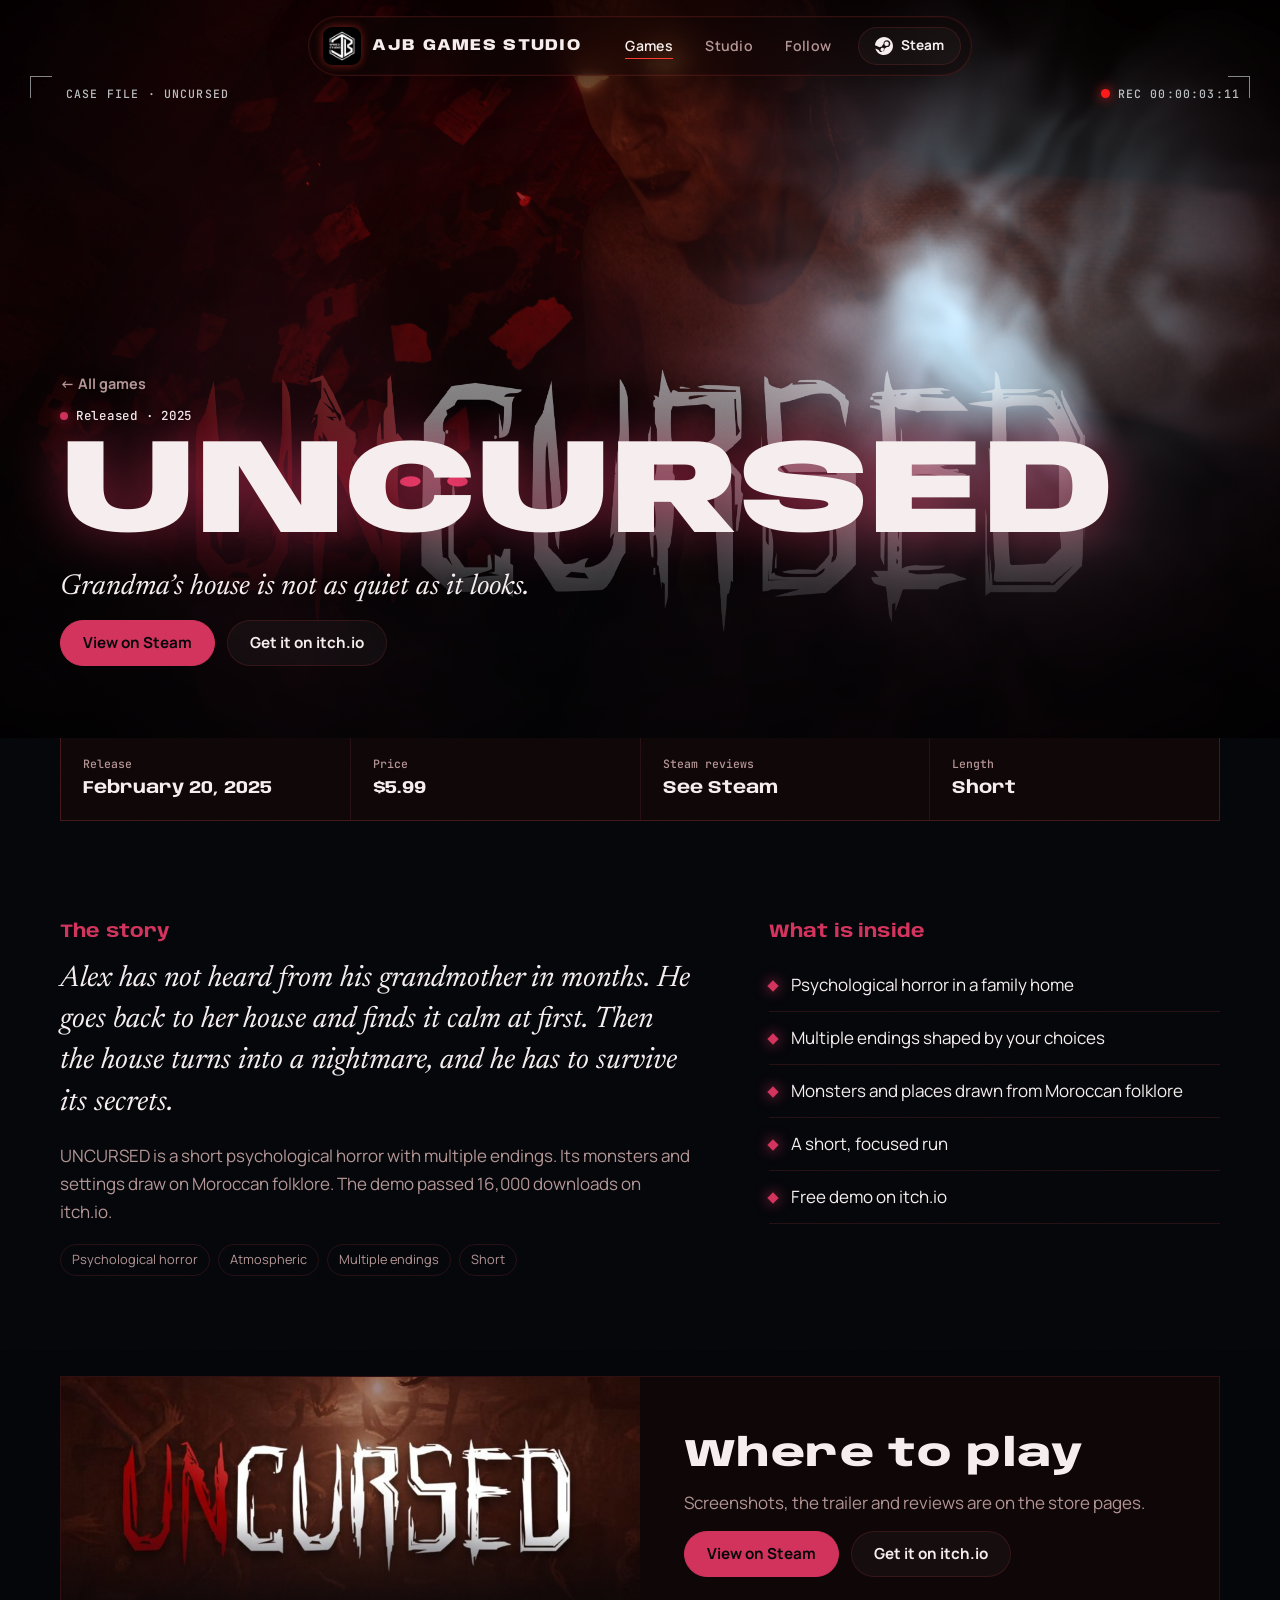
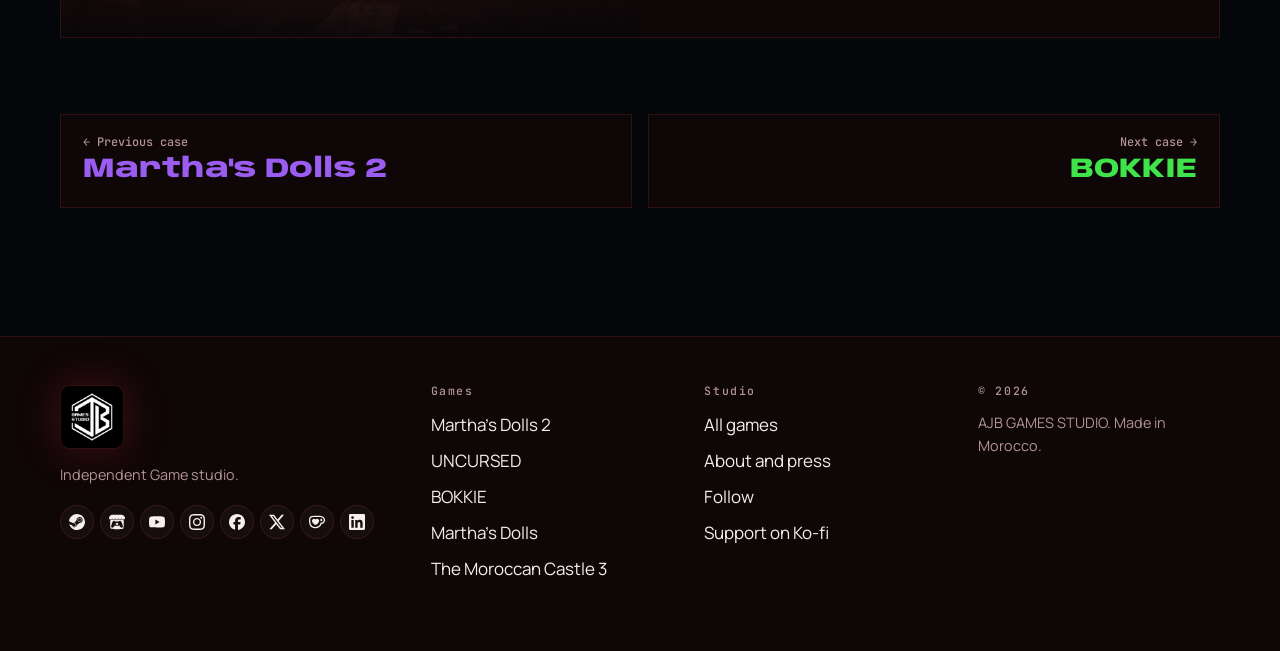
<file: games/uncursed.html>
<!doctype html>
<html lang="en">
<head>
<meta charset="utf-8">
<meta name="viewport" content="width=device-width, initial-scale=1, viewport-fit=cover">
<title>UNCURSED | AJB Games Studio</title>
<meta name="description" content="Grandma’s house is not as quiet as it looks. Alex has not heard from his grandmother in months. He goes back to her house and finds it calm at first. Then the house turns into a nightmare, and he has to survive its secrets.">
<meta property="og:title" content="UNCURSED | AJB Games Studio"><meta property="og:description" content="Grandma’s house is not as quiet as it looks. Alex has not heard from his grandmother in months. He goes back to her house and finds it calm at first. Then the house turns into a nightmare, and he has to survive its secrets."><meta property="og:type" content="website">
<meta name="theme-color" content="#04060a">
<link rel="icon" href="../favicon.svg" type="image/svg+xml">
<link rel="preconnect" href="https://fonts.googleapis.com"><link rel="preconnect" href="https://fonts.gstatic.com" crossorigin><link rel="stylesheet" href="https://fonts.googleapis.com/css2?family=Anybody:wdth,wght@50..150,100..900&family=JetBrains+Mono:wght@500&family=Manrope:wght@400;500;700&family=Newsreader:ital,wght@1,400&family=Bebas+Neue&display=swap">
<link rel="stylesheet" href="../assets/style.css">
<script>document.documentElement.className='js';document.documentElement.dataset.theme='dark'/* light mode temporarily disabled */</script>
</head>
<body>
<a class="skip" href="#main">Skip to content</a>
<header class="site-header">
  <div class="bar">
    <!-- Logo + wordmark -->
    <a class="brand" href="../index.html" aria-label="AJB Games Studio, home">
      <img class="bar-logo" src="../images/logo.png" alt="" aria-hidden="true" onerror="this.style.display='none'">
      <span class="word"><b>AJB</b><span>Games Studio</span></span>
    </a>

    <!-- Desktop navigation -->
    <nav class="nav" aria-label="Main navigation">
      <a href="../games.html" aria-current="page">Games</a>
      <a href="../studio.html">Studio</a>
      <a href="../studio.html#follow">Follow</a>
      <a class="btn nav-steam sm" href="https://store.steampowered.com/curator/45501369" target="_blank" rel="noopener noreferrer">
        <!-- Real Steam logo path (official shape) -->
        <svg class="steam-icon" viewBox="0 0 24 24" aria-hidden="true" xmlns="http://www.w3.org/2000/svg">
          <path d="M11.979 0C5.678 0 .511 4.86.022 11.037l6.432 2.658c.545-.371 1.203-.59 1.912-.59.063 0 .125.004.187.006l2.861-4.142V8.91c0-2.495 2.028-4.524 4.524-4.524 2.494 0 4.524 2.031 4.524 4.527s-2.03 4.525-4.524 4.525h-.105l-4.076 2.911c0 .052.004.105.004.159 0 1.875-1.515 3.396-3.39 3.396-1.635 0-3.016-1.173-3.331-2.727L.436 15.27C1.862 20.307 6.486 24 11.979 24c6.624 0 11.99-5.364 11.99-11.988C23.969 5.365 18.603 0 11.979 0zm-4.34 18.056c-.607-1.217-.199-2.7 1.008-3.413 1.221-.72 2.767-.32 3.481.899.716 1.217.315 2.767-.898 3.484-1.221.718-2.771.318-3.591-.97zm10.843-9.135a3.017 3.017 0 0 1-3.016 3.016 3.017 3.017 0 0 1-3.016-3.016 3.017 3.017 0 0 1 3.016-3.016 3.017 3.017 0 0 1 3.016 3.016z"/>
        </svg>
        Steam
      </a>
    </nav>

    <!-- Mobile hamburger -->
    <button class="menu-btn" id="menuBtn" type="button" aria-label="Open menu" aria-expanded="false" aria-controls="menuPanel">
    <span class="bar-line"></span><span class="bar-line"></span><span class="bar-line"></span>
  </button>
  </div>

  <div class="menu" id="menuPanel" role="dialog" aria-label="Navigation">
    <div class="menu-inner">
      <a href="../games.html" aria-current="page">Games</a>
      <a href="../studio.html">Studio</a>
      <a href="../studio.html#follow">Follow</a>
      <a href="https://store.steampowered.com/curator/45501369" target="_blank" rel="noopener noreferrer">Steam <span class="ext-arrow" aria-hidden="true">↗</span></a>
    </div>
  </div>
  <div class="progress" id="progress" aria-hidden="true"></div>
</header>
<div class="grain" aria-hidden="true"></div>
<div class="cursor-light" aria-hidden="true"></div>
<main id="main" style="--c:#d2335c">
<section class="stage ghero" data-stage="game" data-eye="210,51,92">
<div class="layer" data-parallax><div class="art" style="--c:#d2335c"><svg viewBox="0 0 320 200" preserveAspectRatio="xMidYMax slice" aria-hidden="true"><rect x="100" y="112" width="120" height="88" fill="#020304"/><path d="M88 114 L160 62 L232 114Z" fill="#020304"/><rect class="lit" x="132" y="130" width="24" height="28"/><rect x="178" y="152" width="22" height="48" fill="#090b0e"/><path d="M52 200 V138 M52 160 l-14 -16 M52 150 l14 -14" stroke="#020304" stroke-width="4" fill="none"/><ellipse class="mist" cx="110" cy="158" rx="150" ry="13"/><ellipse class="mist m2" cx="230" cy="176" rx="130" ry="10"/></svg><img src="../images/uncursed-hero.jpg" data-fb="https://cdn.akamai.steamstatic.com/steam/apps/3316910/library_hero.jpg https://cdn.cloudflare.steamstatic.com/steam/apps/3316910/library_hero.jpg https://cdn.akamai.steamstatic.com/steam/apps/3316910/header.jpg https://cdn.cloudflare.steamstatic.com/steam/apps/3316910/header.jpg" alt="" loading="lazy" decoding="async" onload="this.classList.add('ok')"></div></div>
<canvas class="gl" data-tint="210,51,92" aria-hidden="true"></canvas><canvas class="eyes" aria-hidden="true"></canvas><div class="vignette" aria-hidden="true"></div><div class="flash" aria-hidden="true"></div>
<div class="hud" aria-hidden="true"><span class="tl">CASE FILE · UNCURSED</span><span class="tr"><i class="dot"></i>REC <time class="tc">00:00:00:00</time></span></div>
<div class="ghero-body wrap"><a class="back" href="../games.html">← All games</a><span class="status"><i></i>Released · 2025</span><h1 class="glitch" data-text="UNCURSED">UNCURSED</h1><p class="tagline">Grandma’s house is not as quiet as it looks.</p><div class="row"><a class="btn glow" href="https://store.steampowered.com/app/3316910/UNCURSED/" target="_blank" rel="noopener">View on Steam</a><a class="btn " href="https://ajbstudio.itch.io/uncursed" target="_blank" rel="noopener">Get it on itch.io</a></div></div>
</section>
<div class="wrap">
<dl class="gfacts rv"><div><dt>Release</dt><dd>February 20, 2025</dd></div><div><dt>Price</dt><dd>$5.99</dd></div><div><dt>Steam reviews</dt><dd>See Steam</dd></div><div><dt>Length</dt><dd>Short</dd></div></dl>
<section class="about"><div class="rv"><h2>The story</h2><p class="lede">Alex has not heard from his grandmother in months. He goes back to her house and finds it calm at first. Then the house turns into a nightmare, and he has to survive its secrets.</p><p>UNCURSED is a short psychological horror with multiple endings. Its monsters and settings draw on Moroccan folklore. The demo passed 16,000 downloads on itch.io.</p><ul class="tags"><li>Psychological horror</li><li>Atmospheric</li><li>Multiple endings</li><li>Short</li></ul></div>
<div class="rv" style="--d:.12s"><h2>What is inside</h2><ul class="inside"><li>Psychological horror in a family home</li><li>Multiple endings shaped by your choices</li><li>Monsters and places drawn from Moroccan folklore</li><li>A short, focused run</li><li>Free demo on itch.io</li></ul></div></section>

<section class="play rv"><div class="art" style="--c:#d2335c"><svg viewBox="0 0 320 200" preserveAspectRatio="xMidYMax slice" aria-hidden="true"><rect x="100" y="112" width="120" height="88" fill="#020304"/><path d="M88 114 L160 62 L232 114Z" fill="#020304"/><rect class="lit" x="132" y="130" width="24" height="28"/><rect x="178" y="152" width="22" height="48" fill="#090b0e"/><path d="M52 200 V138 M52 160 l-14 -16 M52 150 l14 -14" stroke="#020304" stroke-width="4" fill="none"/><ellipse class="mist" cx="110" cy="158" rx="150" ry="13"/><ellipse class="mist m2" cx="230" cy="176" rx="130" ry="10"/></svg><img src="../images/uncursed-header.jpg" data-fb="https://cdn.akamai.steamstatic.com/steam/apps/3316910/header.jpg https://cdn.cloudflare.steamstatic.com/steam/apps/3316910/header.jpg" alt="" loading="lazy" decoding="async" onload="this.classList.add('ok')"></div><div class="play-body"><h2>Where to play</h2><p>Screenshots, the trailer and reviews are on the store pages.</p><div class="row"><a class="btn glow" href="https://store.steampowered.com/app/3316910/UNCURSED/" target="_blank" rel="noopener">View on Steam</a><a class="btn " href="https://ajbstudio.itch.io/uncursed" target="_blank" rel="noopener">Get it on itch.io</a></div></div></section>
<nav class="pager" aria-label="More games"><a href="../games/martha-s-dolls-2.html" style="--c:#9b5cf0"><small>← Previous case</small><strong>Martha&#39;s Dolls 2</strong></a><a class="next" href="../games/bokkie.html" style="--c:#3fe34a"><small>Next case →</small><strong>BOKKIE</strong></a></nav>
</div></main>
<footer><div class="wrap foot">
<div><img class="foot-logo" src="../images/logo.png" alt="AJB Games Studio" onerror="this.style.display='none'"><p class="small">Independent Game studio.</p><ul class="foot-social" aria-label="Social links"><li><a href="https://store.steampowered.com/curator/45501369" target="_blank" rel="noopener noreferrer" aria-label="Steam" title="Steam"><svg viewBox="0 0 24 24" aria-hidden="true"><path d="M11.979 0C5.678 0 .511 4.86.022 11.037l6.432 2.658c.545-.371 1.203-.59 1.912-.59.063 0 .125.004.188.006l2.861-4.142V8.91c0-2.495 2.028-4.524 4.524-4.524 2.494 0 4.524 2.031 4.524 4.527s-2.03 4.525-4.524 4.525h-.105l-4.076 2.911c0 .052.004.105.004.159 0 1.875-1.515 3.396-3.39 3.396-1.635 0-3.016-1.173-3.331-2.727L.436 15.27C1.862 20.307 6.486 24 11.979 24c6.627 0 11.999-5.373 11.999-12S18.605 0 11.979 0zM7.54 18.21l-1.473-.61c.262.543.714.999 1.314 1.25 1.297.539 2.793-.076 3.332-1.375.263-.63.264-1.319.005-1.949s-.75-1.121-1.377-1.383c-.624-.26-1.29-.249-1.878-.03l1.523.63c.956.4 1.409 1.5 1.009 2.455-.397.957-1.497 1.41-2.454 1.012H7.54zm11.415-9.303c0-1.662-1.353-3.015-3.015-3.015-1.665 0-3.015 1.353-3.015 3.015 0 1.665 1.35 3.015 3.015 3.015 1.663 0 3.015-1.35 3.015-3.015zm-5.273-.005c0-1.252 1.013-2.266 2.265-2.266 1.249 0 2.266 1.014 2.266 2.266 0 1.251-1.017 2.265-2.266 2.265-1.253 0-2.265-1.014-2.265-2.265z"/></svg></a></li><li><a href="https://ajbstudio.itch.io/" target="_blank" rel="noopener noreferrer" aria-label="itch.io" title="itch.io"><svg viewBox="0 0 24 24" aria-hidden="true"><path d="M3.13 1.338C2.08 1.96.02 4.328 0 4.95v1.03c0 1.303 1.22 2.45 2.325 2.45 1.33 0 2.436-1.102 2.436-2.41 0 1.308 1.07 2.41 2.4 2.41 1.328 0 2.362-1.102 2.362-2.41 0 1.308 1.137 2.41 2.466 2.41h.024c1.33 0 2.466-1.102 2.466-2.41 0 1.308 1.034 2.41 2.363 2.41 1.33 0 2.4-1.102 2.4-2.41 0 1.308 1.106 2.41 2.435 2.41C22.78 8.43 24 7.282 24 5.98V4.95c-.02-.62-2.082-2.99-3.13-3.612-3.253-.114-5.508-.134-8.87-.133-3.362 0-7.945.053-8.87.133zm6.376 6.477a2.74 2.74 0 0 1-.468.602c-.5.49-1.19.795-1.947.795a2.786 2.786 0 0 1-1.95-.795c-.182-.178-.32-.37-.446-.59-.127.222-.303.412-.486.59a2.788 2.788 0 0 1-1.95.795c-.092 0-.187-.025-.264-.052-.107 1.113-.152 2.176-.168 2.95v.005l-.006 1.167c.02 2.334-.23 7.564 1.03 8.85 1.952.454 5.545.662 9.15.663 3.605 0 7.198-.21 9.15-.664 1.26-1.284 1.01-6.514 1.03-8.848l-.006-1.167v-.004c-.016-.775-.06-1.838-.168-2.95-.077.026-.172.052-.263.052a2.788 2.788 0 0 1-1.95-.795c-.184-.178-.36-.368-.486-.59-.127.22-.265.412-.447.59a2.786 2.786 0 0 1-1.95.794c-.76 0-1.446-.303-1.948-.793a2.74 2.74 0 0 1-.468-.602 2.738 2.738 0 0 1-.463.602 2.787 2.787 0 0 1-1.95.794h-.16a2.787 2.787 0 0 1-1.95-.793 2.738 2.738 0 0 1-.464-.602zm-2.004 2.59v.002c.795.002 1.5 0 2.373.953.687-.072 1.406-.108 2.125-.107.72 0 1.438.035 2.125.107.873-.953 1.578-.95 2.372-.953.376 0 1.876 0 2.92 2.934l1.123 4.028c.832 2.995-.266 3.068-1.636 3.07-2.03-.075-3.156-1.55-3.156-3.025-1.124.184-2.436.276-3.748.277-1.312 0-2.624-.093-3.748-.277 0 1.475-1.125 2.95-3.156 3.026-1.37-.004-2.468-.077-1.636-3.072l1.122-4.027c1.045-2.934 2.545-2.934 2.92-2.934zM12 12.714c-.002.002-2.14 1.964-2.523 2.662l1.4-.056v1.22c0 .056.56.033 1.123.007.562.026 1.124.05 1.124-.008v-1.22l1.4.055C14.138 14.677 12 12.713 12 12.713z"/></svg></a></li><li><a href="https://www.youtube.com/@ajbgamesstudio" target="_blank" rel="noopener noreferrer" aria-label="YouTube" title="YouTube"><svg viewBox="0 0 24 24" aria-hidden="true"><path d="M23.498 6.186a3.016 3.016 0 0 0-2.122-2.136C19.505 3.545 12 3.545 12 3.545s-7.505 0-9.377.505A3.017 3.017 0 0 0 .502 6.186C0 8.07 0 12 0 12s0 3.93.502 5.814a3.016 3.016 0 0 0 2.122 2.136c1.871.505 9.376.505 9.376.505s7.505 0 9.377-.505a3.015 3.015 0 0 0 2.122-2.136C24 15.93 24 12 24 12s0-3.93-.502-5.814zM9.545 15.568V8.432L15.818 12l-6.273 3.568z"/></svg></a></li><li><a href="https://www.instagram.com/ajb_studio/" target="_blank" rel="noopener noreferrer" aria-label="Instagram" title="Instagram"><svg viewBox="0 0 24 24" aria-hidden="true"><path d="M7.0301.084c-1.2768.0602-2.1487.264-2.911.5634-.7888.3075-1.4575.72-2.1228 1.3877-.6652.6677-1.075 1.3368-1.3802 2.127-.2954.7638-.4956 1.6365-.552 2.914-.0564 1.2775-.0689 1.6882-.0626 4.947.0062 3.2586.0206 3.6671.0825 4.9473.061 1.2765.264 2.1482.5635 2.9107.308.7889.72 1.4573 1.388 2.1228.6679.6655 1.3365 1.0743 2.1285 1.38.7632.295 1.6361.4961 2.9134.552 1.2773.056 1.6884.069 4.9462.0627 3.2578-.0062 3.668-.0207 4.9478-.0814 1.28-.0607 2.147-.2652 2.9098-.5633.7889-.3086 1.4578-.72 2.1228-1.3881.665-.6682 1.0745-1.3378 1.3795-2.1284.2957-.7632.4966-1.636.552-2.9124.056-1.2809.0692-1.6898.063-4.948-.0063-3.2583-.021-3.6668-.0817-4.9465-.0607-1.2797-.264-2.1487-.5633-2.9117-.3084-.7889-.72-1.4568-1.3876-2.1228C21.2982 1.33 20.628.9208 19.8378.6165 19.074.321 18.2017.1197 16.9244.0645 15.6471.0093 15.236-.005 11.977.0014 8.718.0076 8.31.0215 7.0301.0839m.1402 21.6932c-1.17-.0509-1.8053-.2453-2.2287-.408-.5606-.216-.96-.4771-1.3819-.895-.422-.4178-.6811-.8186-.9-1.378-.1644-.4234-.3624-1.058-.4171-2.228-.0595-1.2645-.072-1.6442-.079-4.848-.007-3.2037.0053-3.583.0607-4.848.05-1.169.2456-1.805.408-2.2282.216-.5613.4762-.96.895-1.3816.4188-.4217.8184-.6814 1.3783-.9003.423-.1651 1.0575-.3614 2.227-.4171 1.2655-.06 1.6447-.072 4.848-.079 3.2033-.007 3.5835.005 4.8495.0608 1.169.0508 1.8053.2445 2.228.408.5608.216.96.4754 1.3816.895.4217.4194.6816.8176.9005 1.3787.1653.4217.3617 1.056.4169 2.2263.0602 1.2655.0739 1.645.0796 4.848.0058 3.203-.0055 3.5834-.061 4.848-.051 1.17-.245 1.8055-.408 2.2294-.216.5604-.4763.96-.8954 1.3814-.419.4215-.8181.6811-1.3783.9-.4224.1649-1.0577.3617-2.2262.4174-1.2656.0595-1.6448.072-4.8493.079-3.2045.007-3.5825-.006-4.848-.0608M16.953 5.5864A1.44 1.44 0 1 0 18.39 4.144a1.44 1.44 0 0 0-1.437 1.4424M5.8385 12.012c.0067 3.4032 2.7706 6.1557 6.173 6.1493 3.4026-.0065 6.157-2.7701 6.1506-6.1733-.0065-3.4032-2.771-6.1565-6.174-6.1498-3.403.0067-6.156 2.771-6.1496 6.1738M8 12.0077a4 4 0 1 1 4.008 3.9921A3.9996 3.9996 0 0 1 8 12.0077"/></svg></a></li><li><a href="https://www.facebook.com/AJBGAMESTUDIO/" target="_blank" rel="noopener noreferrer" aria-label="Facebook" title="Facebook"><svg viewBox="0 0 24 24" aria-hidden="true"><path d="M9.101 23.691v-7.98H6.627v-3.667h2.474v-1.58c0-4.085 1.848-5.978 5.858-5.978.401 0 .955.042 1.468.103a8.68 8.68 0 0 1 1.141.195v3.325a8.623 8.623 0 0 0-.653-.036 26.805 26.805 0 0 0-.733-.009c-.707 0-1.259.096-1.675.309a1.686 1.686 0 0 0-.679.622c-.258.42-.374.995-.374 1.752v1.297h3.919l-.386 2.103-.287 1.564h-3.246v8.245C19.396 23.238 24 18.179 24 12.044c0-6.627-5.373-12-12-12s-12 5.373-12 12c0 5.628 3.874 10.35 9.101 11.647Z"/></svg></a></li><li><a href="https://x.com/ProgrammerUnity" target="_blank" rel="noopener noreferrer" aria-label="X" title="X"><svg viewBox="0 0 24 24" aria-hidden="true"><path d="M18.901 1.153h3.68l-8.04 9.19L24 22.846h-7.406l-5.8-7.584-6.638 7.584H.474l8.6-9.83L0 1.154h7.594l5.243 6.932ZM17.61 20.644h2.039L6.486 3.24H4.298Z"/></svg></a></li><li><a href="https://ko-fi.com/ajbgamesstudio" target="_blank" rel="noopener noreferrer" aria-label="Ko-fi" title="Ko-fi"><svg viewBox="0 0 24 24" aria-hidden="true"><path d="M11.351 2.715c-2.7 0-4.986.025-6.83.26C2.078 3.285 0 5.154 0 8.61c0 3.506.182 6.13 1.585 8.493 1.584 2.701 4.233 4.182 7.662 4.182h.83c4.209 0 6.494-2.234 7.637-4a9.5 9.5 0 0 0 1.091-2.338C21.792 14.688 24 12.22 24 9.208v-.415c0-3.247-2.13-5.507-5.792-5.87-1.558-.156-2.65-.208-6.857-.208m0 1.947c4.208 0 5.09.052 6.571.182 2.624.311 4.13 1.584 4.13 4v.39c0 2.156-1.792 3.844-3.87 3.844h-.935l-.156.649c-.208 1.013-.597 1.818-1.039 2.546-.909 1.428-2.545 3.064-5.922 3.064h-.805c-2.571 0-4.831-.883-6.078-3.195-1.09-2-1.298-4.155-1.298-7.506 0-2.181.857-3.402 3.012-3.714 1.533-.233 3.559-.26 6.39-.26m6.547 2.287c-.416 0-.65.234-.65.546v2.935c0 .311.234.545.65.545 1.324 0 2.051-.754 2.051-2s-.727-2.026-2.052-2.026m-10.39.182c-1.818 0-3.013 1.48-3.013 3.142 0 1.533.858 2.857 1.949 3.897.727.701 1.87 1.429 2.649 1.896a1.47 1.47 0 0 0 1.507 0c.78-.467 1.922-1.195 2.623-1.896 1.117-1.039 1.974-2.364 1.974-3.897 0-1.662-1.247-3.142-3.039-3.142-1.065 0-1.792.545-2.338 1.298-.493-.753-1.246-1.298-2.312-1.298"/></svg></a></li><li><a href="https://www.linkedin.com/in/ayman-jbari-139204204/" target="_blank" rel="noopener noreferrer" aria-label="LinkedIn" title="LinkedIn"><svg viewBox="0 0 24 24" aria-hidden="true"><path d="M20.447 20.452h-3.554v-5.569c0-1.328-.027-3.037-1.852-3.037-1.853 0-2.136 1.445-2.136 2.939v5.667H9.351V9h3.414v1.561h.046c.477-.9 1.637-1.85 3.37-1.85 3.601 0 4.267 2.37 4.267 5.455v6.286zM5.337 7.433c-1.144 0-2.063-.926-2.063-2.065 0-1.138.92-2.063 2.063-2.063 1.14 0 2.064.925 2.064 2.063 0 1.139-.925 2.065-2.064 2.065zm1.782 13.019H3.555V9h3.564v11.452zM22.225 0H1.771C.792 0 0 .774 0 1.729v20.542C0 23.227.792 24 1.771 24h20.451C23.2 24 24 23.227 24 22.271V1.729C24 .774 23.2 0 22.222 0h.003z"/></svg></a></li></ul></div>
<div><h2>Games</h2><ul><li><a href="../games/martha-s-dolls-2.html">Martha&#39;s Dolls 2</a></li><li><a href="../games/uncursed.html">UNCURSED</a></li><li><a href="../games/bokkie.html">BOKKIE</a></li><li><a href="../games/martha-s-dolls.html">Martha&#39;s Dolls</a></li><li><a href="../games/the-moroccan-castle-3.html">The Moroccan Castle 3</a></li></ul></div>
<div><h2>Studio</h2><ul><li><a href="../games.html">All games</a></li><li><a href="../studio.html">About and press</a></li><li><a href="../studio.html#follow">Follow</a></li><li><a href="https://ko-fi.com/ajbgamesstudio" target="_blank" rel="noopener">Support on Ko-fi</a></li></ul></div>
<div><h2>&copy; 2026</h2><p class="small">AJB GAMES STUDIO. Made in Morocco.</p></div>
</div></footer>
<div class="curtain" aria-hidden="true"></div>
<script src="../assets/site.js" defer></script>
</body>
</html>
</file>
<file: assets/style.css>
/* AJB Games Studio. Found-footage horror: void black, crimson torchlight, a camera HUD. */
:root{
  --void:#04060a;--ink:#0f0608;--panel:#160508;--line:rgba(200,60,60,.18);
  --bone:#f6eeee;--mute:#b39494;--torch:#ff3b2f;--rec:#ff1a1a;--c:#e02a20;
  --hf:'Anybody','Arial Narrow',Impact,system-ui,sans-serif;
  --bf:'Manrope',system-ui,-apple-system,'Segoe UI',sans-serif;
  --mono:'JetBrains Mono',ui-monospace,Menlo,Consolas,monospace;
  --ser:'Newsreader',Georgia,serif;
  --pf:'Bebas Neue',Impact,'Arial Narrow',sans-serif;
  --pad:clamp(16px,4vw,40px);
}
*,*::before,*::after{box-sizing:border-box}
html{scroll-behavior:smooth;-webkit-text-size-adjust:100%;background:var(--void)}
body{margin:0;background:var(--void);color:var(--bone);font:400 1.0625rem/1.65 var(--bf);overflow-x:hidden;min-height:100svh}
img,svg,canvas{display:block;max-width:100%}
a{color:inherit}
h1,h2,h3,p,ul,ol,dl,dd{margin:0}
ul,ol{padding:0;list-style:none}
:focus-visible{outline:2px solid var(--torch);outline-offset:3px;border-radius:2px}
.wrap{width:100%;max-width:1240px;margin-inline:auto;padding-inline:var(--pad)}
.small{font-size:.9rem;color:var(--mute)}
.muted{color:var(--mute)}
.skip{position:fixed;left:12px;top:-60px;z-index:100;background:var(--bone);color:#000;padding:10px 16px;border-radius:6px;font-weight:700;transition:top .2s}
.skip:focus{top:12px}

/* ---------- global camera layers ---------- */
.grain{position:fixed;inset:-50%;z-index:90;pointer-events:none;opacity:.075;mix-blend-mode:overlay;
  background-image:url("data:image/svg+xml,%3Csvg xmlns='http://www.w3.org/2000/svg' width='220' height='220'%3E%3Cfilter id='n'%3E%3CfeTurbulence type='fractalNoise' baseFrequency='.85' numOctaves='2' stitchTiles='stitch'/%3E%3C/filter%3E%3Crect width='100%25' height='100%25' filter='url(%23n)'/%3E%3C/svg%3E");
  animation:grain 1s steps(6) infinite}
@media(pointer:coarse){.grain{animation:none;opacity:.05}}
@keyframes grain{0%{transform:translate(0,0)}20%{transform:translate(-3%,2%)}40%{transform:translate(2%,-3%)}60%{transform:translate(-2%,-1%)}80%{transform:translate(3%,3%)}100%{transform:translate(0,0)}}
.cursor-light{position:fixed;inset:0;z-index:80;pointer-events:none;opacity:0;transition:opacity .6s;
  background:radial-gradient(circle 340px at var(--mx,50%) var(--my,50%),rgba(255,59,47,.12),transparent 70%)}
.cursor-light.on{opacity:1}
.curtain{position:fixed;inset:0;z-index:200;pointer-events:none;background:#000;opacity:0;animation:curtainIn .7s ease-out}
@keyframes curtainIn{0%{opacity:1}30%{opacity:1}100%{opacity:0}}
.curtain.out{animation:none;opacity:1;transition:opacity .26s ease-in;
  background:repeating-linear-gradient(0deg,#000 0 3px,#130405 3px 4px)}

/* ============================================================
   HEADER + NAVIGATION — Floating pill navbar
   Centered capsule that hovers above the page, not full-width.
   On mobile collapses to logo + hamburger inside the same pill.
   ============================================================ */

/* Outer header: no background — just positions the floating pill */
.site-header {
  position: fixed; inset: 0 0 auto 0; z-index: 70;
  display: flex; justify-content: center;
  padding: 16px var(--pad) 0;
  pointer-events: none;   /* clicks pass through the gap around the pill */
  transition: padding .35s cubic-bezier(.4,0,.2,1);
}

/* The pill itself. Every item sits on one centre line (align-items:center). */
.bar {
  --bar-h: 60px;
  position: relative;
  pointer-events: auto;
  display: inline-flex; align-items: center; justify-content: space-between;
  gap: clamp(20px, 3vw, 40px);
  height: var(--bar-h); padding: 0 10px 0 14px;
  max-width: calc(100% - 2 * var(--pad));
  background: rgba(10,4,5,.55);
  backdrop-filter: blur(14px) saturate(1.2); -webkit-backdrop-filter: blur(14px) saturate(1.2);
  border: 1px solid rgba(200,60,60,.2);
  border-radius: 999px;
  box-shadow: 0 8px 40px rgba(0,0,0,.45), 0 0 0 1px rgba(255,59,47,.05) inset;
  transition: height .35s cubic-bezier(.4,0,.2,1), background .35s, border-color .35s, box-shadow .35s;
}

/* ---- Brand: logo badge + one-line wordmark ---- */
.brand { display: flex; align-items: center; gap: 11px; text-decoration: none; flex-shrink: 0; }
.bar-logo {
  height: 38px; width: 38px; border-radius: 9px;
  filter: drop-shadow(0 0 5px rgba(255,59,47,.45));
  flex-shrink: 0;
  transition: height .35s cubic-bezier(.4,0,.2,1), width .35s cubic-bezier(.4,0,.2,1);
}
/* Wordmark "AJB GAMES STUDIO" — Anybody (same family as the site headings), one line */
.brand .word {
  display: inline-flex; align-items: center; gap: .4em;
  line-height: 1; white-space: nowrap;
  font-family: var(--hf); font-variation-settings: "wdth" 112;
  font-weight: 800; font-size: 1rem;
  letter-spacing: .08em; text-transform: uppercase;
  color: var(--bone);
  transition: font-size .35s cubic-bezier(.4,0,.2,1);
}
.brand .word b, .brand .word span { font: inherit; letter-spacing: inherit; color: inherit; line-height: 1; }

/* (AJB and GAMES STUDIO share the same colour and weight) */

/* ---- Desktop nav links ---- */
.nav {
  display: flex; align-items: center;
  gap: clamp(8px, 1.6vw, 22px);
  margin-left: auto;
}
.nav a:not(.btn) {
  display: inline-flex; align-items: center;
  text-decoration: none; font: 600 .88rem/1 var(--bf); letter-spacing: .02em;
  color: var(--mute); padding: 10px 6px;
  position: relative; white-space: nowrap; transition: color .2s;
}
.nav a:not(.btn)::after {
  content: ""; position: absolute; left: 6px; right: 6px; bottom: 4px; height: 1.5px;
  background: var(--torch); transform: scaleX(0); transform-origin: left;
  transition: transform .3s cubic-bezier(.4,0,.2,1);
}
.nav a:not(.btn):hover,
.nav a:not(.btn)[aria-current] { color: var(--bone); }
.nav a:not(.btn):hover::after,
.nav a:not(.btn)[aria-current]::after { transform: scaleX(1); }

/* Steam CTA pill — white background, icon + text, fills red on hover */
.nav-steam {
  display: inline-flex; align-items: center; gap: 7px;
  flex-shrink: 0;
  background: var(--bone); color: #04060a;
  border: none; border-radius: 999px;
  font: 700 .82rem/1 var(--bf); padding: 0 16px 0 12px; height: 38px;
  transition: background .22s, color .22s, box-shadow .22s, transform .15s, height .35s cubic-bezier(.4,0,.2,1);
  cursor: pointer; text-decoration: none;
}
.nav-steam:hover {
  background: var(--torch); color: #fff;
  box-shadow: 0 0 28px rgba(255,59,47,.55);
  transform: translateY(-1px);
}
/* Steam logo icon — real shape, fills with current text color */
.steam-icon {
  flex-shrink: 0; width: 18px; height: 18px;
  fill: currentColor;
}

/* Reading-progress line: pinned to the very top edge of the viewport */
.progress {
  position: absolute; left: 0; top: 0;
  height: 2px; width: 100%;
  background: var(--torch); transform: scaleX(0); transform-origin: left;
  box-shadow: 0 0 12px rgba(255,59,47,.9);
}

/* ---- Scrolled state: the pill docks into a compact, more solid bar ---- */
.site-header.is-scrolled { padding-top: 10px; }
.site-header.is-scrolled .bar {
  --bar-h: 46px;
  background: rgba(8,3,4,.92);
  border-color: rgba(200,60,60,.32);
  box-shadow: 0 10px 34px rgba(0,0,0,.7), 0 0 0 1px rgba(255,59,47,.07) inset;
}
.site-header.is-scrolled .bar-logo { height: 30px; width: 30px; border-radius: 7px; }
.site-header.is-scrolled .brand .word { font-size: .88rem; }
.site-header.is-scrolled .nav-steam { height: 32px; font-size: .78rem; }
.site-header.is-scrolled .menu-btn { width: 36px; height: 36px; }
.site-header.is-scrolled .nav a:not(.btn)::after { bottom: 2px; }

/* Collapse to logo + hamburger before the pill gets cramped */
@media (max-width: 760px) {
  .nav { display: none; }
  .bar { --bar-h: 54px; padding: 0 8px 0 12px; gap: 16px; }
  .site-header.is-scrolled .bar { --bar-h: 46px; }
  .brand .word { font-size: .92rem; letter-spacing: .06em; }
  .site-header.is-scrolled .brand .word { font-size: .84rem; }
}
@media (max-width: 360px) {
  .brand .word { font-size: .8rem; letter-spacing: .04em; }
  .bar-logo { height: 32px; width: 32px; }
  .brand { gap: 8px; }
}
@media (prefers-reduced-motion: reduce) {
  .site-header, .bar, .bar-logo, .brand .word, .nav-steam { transition: none; }
}

/* Light mode pill */
[data-theme="light"] .bar {
  background: rgba(250,246,242,.88);
  border-color: rgba(150,60,50,.25);
  box-shadow: 0 8px 32px rgba(0,0,0,.14), 0 0 0 1px rgba(194,35,24,.06) inset;
}

/* menu panel follows the pill as it shrinks */
.menu { transition: top .35s cubic-bezier(.4,0,.2,1), transform .3s ease, opacity .3s ease, visibility .3s; }
.site-header.is-scrolled .menu { top: 66px; }
[data-theme="light"] .site-header.is-scrolled .bar { background: rgba(250,246,242,.95); }

/* ============================================================
   MOBILE HAMBURGER + PANEL
   Full-width slide-down panel with large tap targets.
   ============================================================ */

/* Hamburger button – only visible on mobile */
.menu-btn {
  display: none; flex: none;
  width: 44px; height: 44px;
  flex-direction: column; align-items: center; justify-content: center; gap: 5px;
  border: 1px solid var(--line); border-radius: 10px;
  background: rgba(255,255,255,.03); cursor: pointer;
  transition: border-color .25s, background .25s;
}
.menu-btn:hover { border-color: var(--torch); background: rgba(255,59,47,.06); }
/* Three lines – animate to X when expanded */
.bar-line {
  display: block; width: 18px; height: 2px;
  background: var(--bone); border-radius: 2px;
  transition: transform .3s cubic-bezier(.4,0,.2,1), opacity .25s;
}
.menu-btn[aria-expanded="true"] .bar-line:nth-child(1) { transform: translateY(7px) rotate(45deg); }
.menu-btn[aria-expanded="true"] .bar-line:nth-child(2) { opacity: 0; transform: scaleX(0); }
.menu-btn[aria-expanded="true"] .bar-line:nth-child(3) { transform: translateY(-7px) rotate(-45deg); }

/* Slide-down panel — drops below the pill */
.menu {
  position: fixed; left: var(--pad); right: var(--pad); top: 86px; z-index: 69;
  display: none;
  pointer-events: auto;
  background: rgba(10,4,5,.96);
  backdrop-filter: blur(16px); -webkit-backdrop-filter: blur(16px);
  border: 1px solid rgba(200,60,60,.2);
  border-radius: 20px;
  box-shadow: 0 26px 60px rgba(0,0,0,.7);
  transform: translateY(-10px); opacity: 0; visibility: hidden;
  transition: transform .3s ease, opacity .3s ease, visibility .3s;
}
.menu.open { transform: none; opacity: 1; visibility: visible; }
/* Inner container for padding */
.menu-inner { padding: 8px var(--pad) 20px; }
/* Each mobile nav link – large touch target, row with arrow */
.menu a {
  display: flex; align-items: center; justify-content: space-between; gap: 12px;
  padding: 16px 2px; text-decoration: none;
  font: 700 1.1rem/1 var(--hf); font-variation-settings: "wdth" 115;
  color: var(--bone); border-bottom: 1px solid var(--line);
  transition: color .2s, padding-left .2s;
}
.menu a:last-child { border-bottom: 0; }
.menu a:hover { color: var(--torch); padding-left: 6px; }
/* Arrow indicator on each link */
.menu a .ext-arrow,
.menu a::after { color: var(--torch); font-size: .9rem; }
.menu a:not([href*="steam"])::after { content: "→"; }
.menu a[aria-current="page"] { color: var(--torch); }
/* Light mode adjustment */
[data-theme="light"] .menu { background: rgba(250,248,244,.97); box-shadow: 0 26px 60px rgba(0,0,0,.14); }

/* Show hamburger + menu on mobile */
@media (max-width: 760px) {
  .menu-btn { display: flex; }
  .menu { display: grid; }
}

.btn:hover{border-color:var(--torch);background:rgba(255,59,47,.1);transform:translateY(-2px)}
.btn.sm{min-height:36px;padding:0 16px;font-size:.85rem}
.btn.lamp,.btn.glow{background:var(--bone);color:#04060a;border-color:var(--bone)}
.btn.lamp:hover{background:var(--torch);color:#fff;border-color:var(--torch);box-shadow:0 0 42px rgba(255,59,47,.7)}
.btn.glow{background:var(--c);border-color:var(--c);box-shadow:0 0 0 0 transparent}
.btn.glow:hover{background:var(--c);filter:brightness(1.2);box-shadow:0 0 34px rgba(255,59,47,.7)}
.btn[aria-pressed=true]{background:var(--bone);color:#04060a;border-color:var(--bone)}
.row{display:flex;flex-wrap:wrap;gap:12px;align-items:center}

/* ---------- buttons ---------- */
.btn{display:inline-flex;align-items:center;justify-content:center;gap:8px;min-height:46px;padding:0 22px;border:1px solid var(--line);border-radius:999px;background:rgba(255,255,255,.03);color:var(--bone);font:700 .95rem/1 var(--bf);text-decoration:none;cursor:pointer;transition:border-color .25s,background .25s,box-shadow .25s,transform .25s}

/* ---------- type ---------- */
.big-h{font:800 clamp(2.3rem,6.6vw,5.4rem)/.96 var(--hf);font-variation-settings:"wdth" 125;letter-spacing:-.01em;max-width:min(18ch,100%);text-wrap:balance}
.big-h.sm{font-size:clamp(1.9rem,4.8vw,3.4rem)}
h2{font:700 1.15rem/1.2 var(--hf);font-variation-settings:"wdth" 110;letter-spacing:.01em}
h3{font:700 1.35rem/1.15 var(--hf);font-variation-settings:"wdth" 112}
p{max-width:64ch}
.status{display:inline-flex;align-items:center;gap:8px;font:500 .78rem/1 var(--mono);color:var(--bone);letter-spacing:.06em}
.status i{width:8px;height:8px;border-radius:50%;background:var(--c);box-shadow:0 0 14px var(--c)}
.status i.hollow{background:none;border:1.5px solid var(--c);box-shadow:none}
.tags{display:flex;flex-wrap:wrap;gap:8px;margin-top:18px}
.tags li{font-size:.8rem;color:var(--mute);border:1px solid var(--line);padding:4px 11px;border-radius:999px}

/* ---------- reveal on scroll: a focus pull ---------- */
.js .rv{opacity:0;filter:blur(10px);transform:scale(.985);transition:opacity .9s ease,filter .9s ease,transform .9s ease;transition-delay:var(--d,0s)}
.js .rv.in{opacity:1;filter:none;transform:none}

/* ============================================================
   ART CONTAINERS
   Each game has an SVG placeholder silhouette that shows while
   the real image loads, then fades out once img.ok is set.
   --c  = game accent color (set inline via build.mjs)
   --img-pos = crop anchor (e.g. "center 20%" to show the face)
   ============================================================ */
.art{position:relative;overflow:hidden;aspect-ratio:460/215;background:radial-gradient(ellipse at 50% 60%,color-mix(in srgb,var(--c) 38%,#0b0d10) 0,#0b0d10 70%)}
.art svg{position:absolute;inset:0;width:100%;height:100%}
.art svg .lit{fill:var(--c)}.art svg .lit-s{stroke:var(--c)}
.art svg .eye{fill:var(--c);transform-box:fill-box;transform-origin:center;animation:blink 6s infinite}
.art svg .bar{fill:var(--c);transform-box:fill-box;transform-origin:bottom;animation:eq 1.1s ease-in-out infinite alternate}
.art svg .bar.b2{animation-delay:-.4s}.art svg .bar.b3{animation-delay:-.8s}
.art svg .mist{fill:#cfe6f5;opacity:.07;animation:mist 14s ease-in-out infinite alternate}
.art svg .mist.m2{animation-delay:-6s}
/* Images cover their art container; --img-pos lets a specific game control the crop anchor */
.art img {
  position: absolute; inset: 0; width: 100%; height: 100%;
  object-fit: cover; object-position: var(--img-pos, center center);
  opacity: 0; transition: opacity .6s;
}
.art.art-contain img{object-fit:contain}
.art img.ok{opacity:1}
.art::after{content:"";position:absolute;inset:0;background:linear-gradient(transparent 55%,rgba(4,6,10,.85))}
@keyframes blink{0%,92%,100%{transform:scaleY(1)}95%{transform:scaleY(.1)}}
@keyframes eq{to{transform:scaleY(.35)}}
@keyframes mist{to{transform:translateX(30px)}}

/* ---------- stage: the camera view (hero, game pages, 404) ---------- */
.stage{position:relative;overflow:hidden;isolation:isolate;background:radial-gradient(ellipse 70% 60% at 68% 28%,#1c0808 0,var(--void) 70%)}
.stage::before{content:"";position:absolute;inset:-20%;z-index:0;background:radial-gradient(ellipse 40% 30% at 20% 70%,rgba(255,59,47,.14),transparent),radial-gradient(ellipse 45% 35% at 80% 40%,rgba(190,20,10,.1),transparent);animation:drift 26s ease-in-out infinite alternate}
@keyframes drift{to{transform:translate(6%,-4%) scale(1.1)}}
.stage canvas{position:absolute;inset:0;width:100%;height:100%;pointer-events:none}
.stage canvas.gl{z-index:2;mix-blend-mode:screen}
.stage canvas.eyes{z-index:3}
.stage canvas[hidden]{display:none}
.vignette{position:absolute;inset:0;z-index:4;pointer-events:none;background:radial-gradient(ellipse at center,transparent 38%,rgba(0,0,0,.88) 100%)}
.flash{position:absolute;inset:0;z-index:7;pointer-events:none;background:radial-gradient(circle at var(--tx,50%) var(--ty,50%),rgba(255,255,255,.55),rgba(190,230,255,.18) 40%,transparent 70%);opacity:0}
.flash.pop{animation:pop .42s ease-out}
@keyframes pop{0%{opacity:0}18%{opacity:.7}100%{opacity:0}}
/* HUD inset from top accounts for the floating pill height (52px) + 14px gap + 12px breathing room */
.hud{position:absolute;inset:88px var(--pad) 18px;z-index:5;pointer-events:none;font:500 .72rem/1 var(--mono);color:rgba(232,239,244,.78);letter-spacing:.1em}
.hud span{position:absolute}
.hud .tl{left:0;top:0}.hud .tr{right:0;top:0;display:flex;align-items:center;gap:8px}
.hud .bl{left:0;bottom:0}.hud .br{right:0;bottom:0}
.hud::before,.hud::after{content:"";position:absolute;width:22px;height:22px;border:1.5px solid rgba(232,239,244,.55)}
.hud::before{left:-10px;top:-12px;border-right:0;border-bottom:0}
.hud::after{right:-10px;top:-12px;border-left:0;border-bottom:0}
.hud .dot{width:9px;height:9px;border-radius:50%;background:#ff1a1a;box-shadow:0 0 12px #ff1a1a;animation:rec 1.2s steps(1) infinite}
@keyframes rec{50%{opacity:0}}
@media(max-width:600px){.hud{font-size:.62rem}.hud .br{display:none}}

/* hero */
.hero{min-height:100svh;display:flex;align-items:flex-end}
.reveal{position:absolute;inset:0;z-index:1;pointer-events:none;
  -webkit-mask-image:radial-gradient(circle var(--tr,260px) at var(--tx,62%) var(--ty,38%),#000 0,rgba(0,0,0,.55) 48%,transparent 100%);
  mask-image:radial-gradient(circle var(--tr,260px) at var(--tx,62%) var(--ty,38%),#000 0,rgba(0,0,0,.55) 48%,transparent 100%)}
.poster{position:absolute;width:min(34vw,360px);transform:rotate(var(--rot));border:1px solid rgba(255,255,255,.14);background:#05080c;box-shadow:0 0 80px color-mix(in srgb,var(--c) 55%,transparent)}
.poster .art{aspect-ratio:460/215}
.poster b{position:absolute;left:10px;bottom:8px;z-index:2;font:700 .9rem/1 var(--hf);font-variation-settings:"wdth" 120}
/* padding-top clears the floating pill (52px pill + 14px gap + breathing room) */
.hero-body{position:relative;z-index:6;padding-top:clamp(100px,14vh,140px);padding-bottom:clamp(64px,12vh,120px);pointer-events:none}
.hero-body a,.hero-body .btn{pointer-events:auto}
.hero-logo{height:56px;width:auto;margin-bottom:18px}
.title{font:900 clamp(7rem,30vw,25rem)/.78 var(--hf);font-variation-settings:"wdth" 100;letter-spacing:-.02em;margin-left:-.04em;
  background-image:radial-gradient(circle 340px at var(--lx,30%) var(--ly,40%),#fff 0,#ffd9cf 8%,#ff6a4a 32%,#e01820 58%,#a01218 82%,#6b0e13 100%);
  -webkit-background-clip:text;background-clip:text;-webkit-text-fill-color:transparent;color:transparent;
  filter:drop-shadow(0 0 28px rgba(224,24,32,.5)) drop-shadow(0 0 90px rgba(160,10,16,.35))}
/* "GAMES STUDIO" — sits right under AJB, large and tight */
.subtitle {
  font: 700 clamp(1.1rem, 3.2vw, 2rem)/1 var(--hf);
  font-variation-settings: "wdth" 150;
  letter-spacing: .52em; color: var(--torch);
  margin: 6px 0 26px .2em;           /* tighter gap above — close to AJB */
  text-shadow: 0 0 26px rgba(255,59,47,.85);
}
.subtitle-dot { letter-spacing: .05em; opacity: .5; }
.hero-body,.ghero-body{text-shadow:0 0 22px #000,0 0 6px rgba(0,0,0,.7)}
.hero-body .title,.hero-body .btn,.ghero-body .btn{text-shadow:none}
.lead{font-size:clamp(1.1rem,2.2vw,1.45rem);line-height:1.5;max-width:34ch;margin-bottom:28px}
.lead em{font:italic 400 1.08em var(--ser);color:#e05050}
.hint{margin-top:22px;font:500 .78rem/1.5 var(--mono);color:var(--mute)}
.hint .coarse{display:none}
@media(pointer:coarse){.hint .coarse{display:inline}.hint .fine{display:none}}
.scroll-cue{position:absolute;z-index:6;left:50%;bottom:22px;width:26px;height:42px;border:1.5px solid rgba(232,239,244,.5);border-radius:14px;transform:translateX(-50%)}
.scroll-cue span{position:absolute;left:50%;top:8px;width:3px;height:8px;margin-left:-1.5px;border-radius:2px;background:var(--bone);animation:cue 1.8s ease-in-out infinite}
@keyframes cue{0%{opacity:0;transform:translateY(0)}30%{opacity:1}100%{opacity:0;transform:translateY(14px)}}
@media(max-width:700px){.scroll-cue{display:none}}

/* flicker-bulb: individual letter flicker handled by JS */
/* letter spans inside the title — inherit the gradient clip */
.flicker-bulb .bl{display:inline;transition:opacity .04s;-webkit-text-fill-color:inherit}

/* glitch: a short burst every few seconds */
.glitch{position:relative}
.glitch::before,.glitch::after{content:attr(data-text);position:absolute;left:0;top:0;width:100%;height:100%;pointer-events:none;opacity:0;-webkit-text-fill-color:currentColor;background:none}
.glitch::before{color:#ff3347;animation:gl1 6.5s infinite steps(1)}
.glitch::after{color:#33e0ff;animation:gl2 6.5s infinite steps(1)}
@keyframes gl1{0%,93%,100%{opacity:0}94%{opacity:.85;transform:translate(-.03em,.01em);clip-path:inset(12% 0 62% 0)}96%{opacity:.85;transform:translate(.04em,0);clip-path:inset(58% 0 14% 0)}98%{opacity:0}}
@keyframes gl2{0%,94%,100%{opacity:0}95%{opacity:.85;transform:translate(.03em,-.01em);clip-path:inset(40% 0 38% 0)}97%{opacity:.85;transform:translate(-.04em,0);clip-path:inset(8% 0 76% 0)}99%{opacity:0}}
.glitch.zap::before,.glitch.zap::after{animation:none;opacity:.9}
.glitch.zap::before{transform:translate(-.04em,.01em);clip-path:inset(20% 0 50% 0)}
.glitch.zap::after{transform:translate(.04em,0);clip-path:inset(55% 0 20% 0)}

/* ticker */
.ticker{overflow:hidden;border-block:1px solid var(--line);background:var(--ink);padding:14px 0}
.ticker-track{display:flex;width:max-content;animation:tick 40s linear infinite}
.ticker-set{display:flex;align-items:center;gap:26px;padding-right:26px}
.ticker-set span{font:800 clamp(1.1rem,2.4vw,1.6rem)/1 var(--hf);font-variation-settings:"wdth" 130;white-space:nowrap;color:var(--mute)}
.ticker-set i{width:9px;height:9px;border-radius:50%;background:var(--c);box-shadow:0 0 14px var(--c);flex:none}
@keyframes tick{to{transform:translateX(-50%)}}

/* ---------- corridor: a 3D walk through the games ---------- */
.corridor{background:var(--void)}
.cor-head{position:absolute;z-index:6;left:var(--pad);top:88px;max-width:min(60ch,60vw);pointer-events:none}
.cor-head h2{font:800 clamp(1.8rem,4.6vw,3.4rem)/.98 var(--hf);font-variation-settings:"wdth" 130;margin-bottom:8px}
.cor-scene{display:grid;grid-template-columns:repeat(auto-fill,minmax(260px,1fr));gap:16px;padding:150px var(--pad) 60px;max-width:1240px;margin:auto}
.cor-pin{position:relative;overflow:hidden;isolation:isolate;background:radial-gradient(ellipse at 50% 50%,#0a1827 0,var(--void) 70%)}
.frame{display:block;position:relative;text-decoration:none;border:1px solid rgba(255,255,255,.16);background:#05080c;box-shadow:0 0 90px color-mix(in srgb,var(--c) 55%,transparent)}
.frame .dim{position:absolute;inset:0;background:#000;opacity:var(--dim,0);pointer-events:none;z-index:3}
.fcap{position:absolute;z-index:2;left:14px;bottom:12px;right:14px;display:flex;justify-content:space-between;align-items:baseline;gap:10px}
.fcap b{font:800 clamp(1rem,2vw,1.5rem)/1 var(--hf);font-variation-settings:"wdth" 125}
.fcap small{font:500 .7rem/1 var(--mono);color:var(--bone);opacity:.8}
.cor-info,.cor-rail,.corridor:not(.live) canvas,.corridor:not(.live) .wall{display:none}
.corridor:not(.live) .cor-head{position:static;max-width:none;padding:clamp(72px,10vw,120px) var(--pad) 0;margin:auto;width:100%;max-width:1240px}
.corridor:not(.live) .cor-scene{padding-top:28px}
.corridor.live .cor-track{height:calc(var(--n) * 95vh + 100svh)}
.corridor.live .cor-pin{position:sticky;top:0;height:100svh;overflow:hidden}
.corridor.live .cor-view{position:absolute;inset:0;perspective:900px;perspective-origin:50% 48%}
.corridor.live .cor-scene{position:absolute;inset:0;display:block;padding:0;max-width:none;transform-style:preserve-3d;will-change:transform}
.corridor.live .frame{position:absolute;left:50%;top:50%;width:min(52vw,600px);will-change:transform,opacity}
.corridor.live .frame:hover{border-color:var(--c)}
.cor-bg{position:absolute;inset:0;z-index:-1;width:100%;height:100%;pointer-events:none}
[data-theme="light"] .cor-bg{opacity:.55}
.corridor.live .cor-info{display:flex;position:absolute;z-index:6;bottom:7vh;width:min(380px,40vw);flex-direction:column;gap:10px;padding:20px;border:1px solid var(--line);background:rgba(4,6,10,.72);backdrop-filter:blur(6px);transition:opacity .35s}
.cor-info[data-side=right]{right:var(--pad)}.cor-info[data-side=left]{left:var(--pad)}
.cor-info .num{font:500 .75rem/1 var(--mono);color:var(--mute)}
.cor-info .num b{color:var(--c);font-weight:500}
.cor-info strong{font:800 clamp(1.4rem,3vw,2.2rem)/1 var(--hf);font-variation-settings:"wdth" 128}
.cor-info p{font-size:.95rem;color:var(--mute)}
.cor-info .btn{align-self:flex-start;margin-top:4px}
.cor-info .when{font:500 .74rem/1 var(--mono);letter-spacing:.08em;color:var(--mute)}
.corridor.live .cor-rail{display:block;position:absolute;z-index:6;left:calc(var(--pad) / 2);top:22%;bottom:22%;width:2px;background:var(--line)}
.cor-rail i{position:absolute;left:0;top:0;width:100%;height:100%;background:var(--torch);transform-origin:top;transform:scaleY(var(--p,0));box-shadow:0 0 14px rgba(255,59,47,.9)}
@media(max-width:760px){
  .corridor.live .frame{width:min(78vw,420px)}
  .corridor.live .cor-info{left:var(--pad)!important;right:var(--pad)!important;width:auto;bottom:4vh;padding:14px 16px}
  .cor-head{max-width:80vw}
}

/* ---------- mobile tape archive (replaces the corridor on small screens) ---------- */
.tapes{display:none;scroll-margin-top:84px}
.tape-deck{display:flex;gap:14px;overflow-x:auto;scroll-snap-type:x mandatory;padding:26px var(--pad) 12px;-webkit-overflow-scrolling:touch;scrollbar-width:none}
.tape-deck::-webkit-scrollbar{display:none}
.tape{flex:0 0 min(78%,340px);scroll-snap-align:center;text-decoration:none;border:1px solid var(--line);background:var(--ink);box-shadow:0 16px 44px rgba(0,0,0,.5);opacity:.55;transform:scale(.94);transition:transform .3s,border-color .3s,opacity .3s,box-shadow .3s}
.tape.on{opacity:1;transform:none;border-color:var(--c);box-shadow:0 0 44px color-mix(in srgb,var(--c) 45%,transparent)}
.tape .art{aspect-ratio:460/215}
.tape-label{display:flex;align-items:baseline;justify-content:space-between;gap:10px;padding:12px 14px;border-top:1px solid var(--line)}
.tape-label b{font:800 1.05rem/1.1 var(--hf);font-variation-settings:"wdth" 112;color:var(--bone)}
.tape-label small{font:500 .68rem/1 var(--mono);color:var(--mute);white-space:nowrap}
.tape-hud{display:flex;align-items:baseline;gap:14px;margin-top:2px}
.tape-hud .num{font:500 .75rem/1 var(--mono);color:var(--mute);flex:none}
.tape-hud .num b{color:var(--torch)}
.tape-hud p{font:italic 400 .95rem/1.4 var(--ser);color:var(--mute);max-width:30ch}
[data-theme="light"] .tape.on{box-shadow:0 0 34px color-mix(in srgb,var(--c) 30%,transparent)}

/* ============================================================
   FEATURED GAME BLOCK (latest release on home page)
   Two-column on wide screens, single column on narrow.
   ============================================================ */
.latest, .wrap>.band, section.wrap { margin-top: clamp(64px,10vw,130px); }
.latest>.big-h { margin-bottom: clamp(24px,4vw,48px); }

/* Side-by-side: art left, details right */
.feature {
  display: grid;
  grid-template-columns: minmax(0,1.15fr) minmax(0,1fr);
  border: 1px solid var(--line); background: var(--ink);
  container-type: inline-size;   /* enables container queries inside */
}
/* Art fills the left column at full height */
.feature>.art { aspect-ratio: auto; min-height: 300px; height: 100%; }
.feature-body {
  padding: clamp(22px,4vw,44px);
  display: flex; flex-direction: column; gap: 16px; justify-content: center;
}
.feature-body h3 {
  font-size: clamp(1.6rem,4vw,2.8rem);
  font-variation-settings: "wdth" 130;
}
/* Quick-stat row (reviews, languages, price) */
.facts { display: flex; flex-wrap: wrap; gap: 12px 28px; }
.facts b {
  display: block;
  font: 800 1.6rem/1 var(--hf); font-variation-settings: "wdth" 125;
  color: var(--c);
}
.facts span { font-size: .82rem; color: var(--mute); }

/* Collapse to single column below 820px */
@media (max-width: 820px) {
  .feature { grid-template-columns: 1fr; }
  .feature>.art { min-height: 0; aspect-ratio: 16/9; }
}
.stats{display:grid;grid-template-columns:repeat(auto-fit,minmax(210px,1fr));gap:clamp(18px,3vw,40px);margin-top:clamp(24px,4vw,48px)}
.stat{border-top:2px solid var(--line);padding-top:20px}
.stat b{display:block;font:900 clamp(1.7rem,5vw,3.2rem)/1 var(--hf);font-variation-settings:"wdth" 130;color:var(--bone);font-variant-numeric:tabular-nums;white-space:nowrap;text-shadow:0 0 42px rgba(255,59,47,.55)}
.stat span{display:block;margin-top:12px;color:var(--mute);font-size:.88rem;max-width:28ch;line-height:1.45}
.band{padding:clamp(40px,8vw,96px) 0;border-block:1px solid var(--line);display:flex;flex-direction:column;gap:28px;align-items:flex-start}
.band h2{font:900 clamp(2.4rem,8.5vw,7rem)/.92 var(--hf);font-variation-settings:"wdth" 135;max-width:min(12ch,100%);letter-spacing:-.015em}
/* ============================================================
   FOOTER
   4-column grid → 2-column → 1-column on mobile.
   ============================================================ */
footer {
  margin-top: clamp(70px,10vw,130px);
  border-top: 1px solid var(--line); background: var(--ink); padding: 48px 0 60px;
}
.foot { display: grid; grid-template-columns: 1.4fr 1fr 1fr 1fr; gap: 32px; }
.foot h2 { font: 500 .72rem/1 var(--mono); letter-spacing: .14em; color: var(--mute); margin-bottom: 14px; }
.foot li { margin-bottom: 8px; }
.foot a { text-decoration: none; color: var(--bone); }
.foot a:hover { color: var(--torch); }
@media (max-width: 760px) { .foot { grid-template-columns: 1fr 1fr; } }
@media (max-width: 480px) { .foot { grid-template-columns: 1fr; } .foot .mark { font-size: 2.4rem; } }
.foot .mark{font:900 3rem/1 var(--hf);font-variation-settings:"wdth" 100;margin-bottom:10px}
.foot-logo{display:block;height:64px;width:64px;border-radius:10px;border:1px solid var(--line);box-shadow:0 0 44px rgba(255,59,47,.22);margin-bottom:14px}

/* ---------- inner pages ---------- */
/* Floating pill = 52px + 14px top gap → 80px clearance total */
.page{padding-top:96px}
.page-title{margin-bottom:clamp(28px,5vw,56px)}
.page-title p{margin-top:18px;color:var(--mute);font-size:1.15rem}
.filters{display:flex;flex-wrap:wrap;gap:10px;margin-bottom:28px}
.grid{display:grid;grid-template-columns:repeat(auto-fill,minmax(min(100%,340px),1fr));gap:22px}
.card{position:relative;border:1px solid var(--line);background:var(--ink);display:flex;flex-direction:column;overflow:hidden;transition:transform .35s,border-color .3s,opacity .35s;transform-style:preserve-3d}
.card::after{content:"";position:absolute;inset:0;pointer-events:none;background:radial-gradient(circle 220px at var(--sx,50%) var(--sy,50%),color-mix(in srgb,var(--c) 28%,transparent),transparent 70%);opacity:0;transition:opacity .3s}
.card:hover{border-color:var(--c)}.card:hover::after{opacity:1}
.card.gone{display:none}
.card-link{position:absolute;inset:0;z-index:3}
.card-body{padding:20px 22px 24px;display:flex;flex-direction:column;gap:10px;flex:1}
.card-body p{color:var(--mute);font-size:.95rem}
.card .more{margin-top:auto;padding-top:8px;font-weight:700;color:var(--c)}
.card .more::after{content:" →"}
.card.classified{opacity:.7}
.art.noise{display:grid;place-items:center;background:repeating-linear-gradient(0deg,#0b1119 0 2px,#080d13 2px 4px)}
.art.noise::after{background:radial-gradient(circle,color-mix(in srgb,var(--c) 30%,transparent),transparent 70%);animation:flick 3s steps(1) infinite}
.glyph{position:relative;z-index:2;font:900 4rem/1 var(--hf);color:var(--c);opacity:.8}
@keyframes flick{0%,100%{opacity:.8}40%{opacity:.3}45%{opacity:1}70%{opacity:.5}}

.studio{display:grid;grid-template-columns:1.2fr 1fr;gap:clamp(28px,6vw,80px)}
.page>section{margin-top:clamp(56px,8vw,110px)}
.studio h2{margin-bottom:18px}
.studio p+p{margin-top:14px;color:var(--mute)}
.quote{font:italic 400 clamp(1.6rem,3.4vw,2.4rem)/1.25 var(--ser);margin-bottom:26px;color:var(--bone)}
.tl{position:relative;padding-left:26px}
.tl::before,.tl::after{content:"";position:absolute;left:5px;top:6px;bottom:6px;width:2px}
.tl::before{background:var(--line)}
.tl::after{background:var(--torch);box-shadow:0 0 14px rgba(255,59,47,.85);transform-origin:top;transform:scaleY(var(--p,0))}
.tl li{position:relative;padding-bottom:26px}
.tl li::before{content:"";position:absolute;left:-26px;top:7px;width:12px;height:12px;border-radius:50%;background:var(--void);border:2px solid var(--c)}
.tl time{display:block;font:500 .78rem/1 var(--mono);color:var(--c);margin-bottom:6px}
.tl strong{font-weight:700}
@media(max-width:820px){.studio{grid-template-columns:1fr}}
.press,.socials{display:grid;gap:14px;margin-top:clamp(20px,3vw,36px)}
.press{grid-template-columns:repeat(auto-fit,minmax(250px,1fr))}
.socials{grid-template-columns:repeat(auto-fit,minmax(220px,1fr))}
.press a,.socials a{display:flex;justify-content:space-between;gap:14px;height:100%;padding:20px;border:1px solid var(--line);background:var(--ink);text-decoration:none;transition:border-color .25s,transform .25s}
.press a{flex-direction:column}
.press a:hover,.socials a:hover{border-color:var(--torch);transform:translateY(-3px);box-shadow:0 4px 20px rgba(255,59,47,.12)}
.press small{font:500 .74rem/1.3 var(--mono);color:var(--torch)}
.press span{color:var(--mute);font-size:.95rem}
.socials strong{display:block;font:700 1.1rem/1.2 var(--hf);font-variation-settings:"wdth" 115}
.socials span{font-size:.85rem;color:var(--mute)}
.socials em{font-style:normal;color:var(--torch);font-size:1.3rem}

/* ---------- game page ---------- */
.ghero{min-height:82svh;display:flex;align-items:flex-end;background:#05080c}
.ghero .layer{position:absolute;inset:-6% 0;z-index:0;will-change:transform}
.ghero .layer .art{position:absolute;inset:0;aspect-ratio:auto;height:100%;filter:saturate(.85) brightness(.75)}
.ghero .layer .art::after{background:linear-gradient(transparent 30%,#04060a 98%)}
.ghero-body{position:relative;z-index:6;padding-top:130px;padding-bottom:clamp(40px,8vh,80px);display:flex;flex-direction:column;gap:14px;align-items:flex-start;pointer-events:none}
.ghero-body a,.ghero-body .btn{pointer-events:auto}
.ghero h1{font:900 clamp(3rem,10.5vw,9rem)/.88 var(--hf);font-variation-settings:"wdth" 135;letter-spacing:-.015em;max-width:min(12ch,100%);text-shadow:0 0 50px color-mix(in srgb,var(--c) 55%,transparent);text-wrap:balance}
.ghero .tagline{font:italic 400 clamp(1.2rem,2.6vw,1.8rem)/1.3 var(--ser);color:var(--bone);max-width:30ch}
.back{text-decoration:none;color:var(--mute);font-weight:700;font-size:.9rem}
.back:hover{color:var(--bone)}
.gfacts{display:grid;grid-template-columns:repeat(auto-fit,minmax(170px,1fr));gap:1px;background:var(--line);border:1px solid var(--line);margin-top:-1px}
.gfacts>div{background:var(--ink);padding:20px 22px}
.gfacts dt{font:500 .72rem/1 var(--mono);color:var(--mute);margin-bottom:8px}
.gfacts dd{font:700 1.1rem/1.25 var(--hf);font-variation-settings:"wdth" 112}
.about{display:grid;grid-template-columns:1.4fr 1fr;gap:clamp(28px,6vw,80px);margin-top:clamp(48px,8vw,100px)}
.about h2{margin-bottom:16px;color:var(--c)}
.lede{font:italic 400 clamp(1.35rem,2.6vw,1.85rem)/1.4 var(--ser);margin-bottom:18px}
.about p+p{color:var(--mute)}
.inside li{position:relative;padding:12px 0 12px 22px;border-bottom:1px solid var(--line)}
.inside li::before{content:"";position:absolute;left:0;top:1.35em;width:8px;height:8px;background:var(--c);box-shadow:0 0 14px var(--c);transform:rotate(45deg)}
@media(max-width:820px){.about{grid-template-columns:1fr}}
.play{display:grid;grid-template-columns:1fr 1fr;margin-top:clamp(48px,8vw,100px);border:1px solid var(--line);background:var(--ink)}
.play>.art{aspect-ratio:auto;min-height:260px}
.play-body{padding:clamp(22px,4vw,44px);display:flex;flex-direction:column;gap:14px;justify-content:center}
.play-body h2{font:800 clamp(1.6rem,4vw,2.4rem)/1 var(--hf);font-variation-settings:"wdth" 128;color:var(--bone)}
.play-body p{color:var(--mute)}
@media(max-width:760px){.play{grid-template-columns:1fr}.play>.art{min-height:0;aspect-ratio:460/215}}
.pager{display:grid;grid-template-columns:1fr 1fr;gap:16px;margin-top:clamp(40px,6vw,80px)}
.pager a{display:flex;flex-direction:column;gap:6px;padding:22px;border:1px solid var(--line);background:var(--ink);text-decoration:none;transition:border-color .25s,transform .25s}
.pager a:hover{border-color:var(--c);transform:translateY(-3px)}
.pager .next{text-align:right}
.pager small{font:500 .74rem/1 var(--mono);color:var(--mute)}
.pager strong{font:800 clamp(1.1rem,2.6vw,1.7rem)/1.1 var(--hf);font-variation-settings:"wdth" 125;color:var(--c)}

/* 404 */
.nf{min-height:100svh;display:flex;align-items:flex-end}
.nf .title{font-size:clamp(8rem,38vw,30rem)}

/* ---------- coming soon card ---------- */
.coming-soon-art{position:relative;overflow:hidden;aspect-ratio:460/215;background:#050206;display:flex;align-items:center;justify-content:center;flex-direction:column;gap:12px}
.coming-soon-art::before{content:"";position:absolute;inset:0;background:repeating-linear-gradient(0deg,rgba(255,59,47,.04) 0 2px,transparent 2px 6px),repeating-linear-gradient(90deg,rgba(255,59,47,.02) 0 1px,transparent 1px 40px)}
.coming-soon-art::after{content:"";position:absolute;inset:0;background:radial-gradient(ellipse 60% 60% at 50% 50%,rgba(255,59,47,.12),transparent 70%)}
.coming-soon-art .cs-label{position:relative;z-index:2;font:800 .7rem/1 var(--mono);letter-spacing:.25em;color:rgba(255,59,47,.7);text-transform:uppercase;border:1px solid rgba(255,59,47,.3);padding:5px 12px;border-radius:2px;animation:csflick 3.5s steps(1) infinite}
.coming-soon-art .cs-mark{position:relative;z-index:2;font:900 clamp(1.4rem,4vw,2.2rem)/1 var(--hf);font-variation-settings:"wdth" 140;color:rgba(240,220,220,.12);letter-spacing:.04em}
@keyframes csflick{0%,100%{opacity:1}45%{opacity:1}50%{opacity:.2}55%{opacity:1}70%{opacity:.4}75%{opacity:1}}

/* ---------- reduced motion + no javascript ---------- */
@media(prefers-reduced-motion:reduce){
  *,*::before,*::after{animation:none!important;transition:none!important;scroll-behavior:auto!important}
  .js .rv{opacity:1;filter:none;transform:none}
  .title{font-variation-settings:"wdth" 100}
  .curtain{display:none}
  .hud .bl{display:none}
}
@media(prefers-reduced-motion:reduce){.stage canvas{display:none}.reveal{-webkit-mask-image:none;mask-image:none;opacity:.35}}

/* ---------- story poster (portrait key art shown at its natural shape, centered) ---------- */
.poster-wrap{display:flex;justify-content:center;margin-top:clamp(28px,4vw,48px)}
.story-poster{display:block;width:min(320px,78vw);border:1px solid var(--line);box-shadow:0 18px 60px rgba(0,0,0,.55),0 0 70px rgba(155,92,240,.14)}

/* ---------- theme toggle ---------- */
.theme-toggle{padding:0 13px}
.theme-toggle svg{width:16px;height:16px;flex:none}
.theme-toggle .moon{display:none}
[data-theme="light"] .theme-toggle .sun{display:none}
[data-theme="light"] .theme-toggle .moon{display:block}

/* ---------- light mode ---------- */
[data-theme="light"]{
  --void:#f5f2ee;--ink:#fdfcf9;--panel:#fff;--line:rgba(150,60,60,.28);
  --bone:#241419;--mute:#6b585c;--torch:#c22318;
}
[data-theme="light"] .btn{background:rgba(0,0,0,.03)}
[data-theme="light"] .btn.lamp,[data-theme="light"] .btn[aria-pressed=true]{background:var(--bone);color:#f4f1ec}
[data-theme="light"] .btn.glow{background:var(--c);color:#fff}
[data-theme="light"] .btn.lamp:hover{background:var(--torch);color:#fff}
[data-theme="light"] .btn.lamp:hover{box-shadow:0 0 30px rgba(255,59,47,.35)}
[data-theme="light"] .skip{color:#f4f1ec}
[data-theme="light"] .title{background-image:radial-gradient(circle 300px at var(--lx,30%) var(--ly,40%),#38090e 0,#8f1620 25%,#c9251c 60%,#6e2a30 100%)}
[data-theme="light"] .hero-body{text-shadow:none}
[data-theme="light"] .stage{background:radial-gradient(ellipse 70% 60% at 68% 28%,#fbf2e9 0,var(--void) 70%)}
[data-theme="light"] .stage canvas.gl,[data-theme="light"] .stage canvas.eyes{display:none}
[data-theme="light"] .vignette{background:radial-gradient(ellipse at center,transparent 55%,rgba(95,65,55,.16) 100%)}
[data-theme="light"] .hud{color:rgba(70,45,45,.75)}
[data-theme="light"] .hud::before,[data-theme="light"] .hud::after{border-color:rgba(70,45,45,.5)}
[data-theme="light"] .scroll-cue{border-color:rgba(40,20,20,.45)}
[data-theme="light"] .poster{background:var(--ink);border-color:rgba(0,0,0,.14)}
[data-theme="light"] .cor-pin{background:radial-gradient(ellipse at 50% 50%,#e9eef2 0,var(--void) 70%)}
[data-theme="light"] .frame{background:var(--ink);border-color:rgba(0,0,0,.15)}
[data-theme="light"] .corridor.live .cor-info{background:rgba(255,255,255,.85)}
[data-theme="light"] .frame .fcap b,[data-theme="light"] .frame .fcap small,[data-theme="light"] .poster b{color:#f0e8e8}
[data-theme="light"] .ghero .btn{color:#f0e8e8;background:rgba(255,255,255,.08);border-color:rgba(255,255,255,.3)}
[data-theme="light"] .ghero .btn.lamp{background:var(--bone);color:#f4f1ec;border-color:var(--bone)}
[data-theme="light"] .ghero .btn.glow{background:var(--c);color:#fff;border-color:var(--c)}
[data-theme="light"] .ghero{background:var(--void)}
[data-theme="light"] .ghero-body{color:#f0e8e8;text-shadow:0 0 22px #000,0 0 6px rgba(0,0,0,.7)}
[data-theme="light"] .ghero h1,[data-theme="light"] .ghero .tagline,[data-theme="light"] .ghero .status{color:#f0e8e8}
[data-theme="light"] .ghero .back{color:#d8cfcf}
[data-theme="light"] .art.noise{background:repeating-linear-gradient(0deg,#ece8e2 0 2px,#f6f3ee 2px 4px)}
[data-theme="light"] .stat b{text-shadow:0 0 36px rgba(255,59,47,.18)}
[data-theme="light"] .grain{opacity:.05}

/* ---------- mobile performance: lighter compositing on small screens ---------- */
@media(max-width:760px){
  .corridor{display:none}
  .tapes{display:block;margin-top:clamp(56px,8vw,110px)}
  .bar{backdrop-filter:none;-webkit-backdrop-filter:none;background:rgba(10,4,5,.88)}
  .menu{background:rgba(7,4,5,.98);backdrop-filter:none;-webkit-backdrop-filter:none}
  [data-theme="light"] .menu{background:rgba(250,248,244,.98)}
  .corridor.live .cor-pin{contain:layout paint}
  .corridor.live .frame{box-shadow:0 0 34px color-mix(in srgb,var(--c) 45%,transparent)}
  .corridor.live .cor-info{background:rgba(7,4,5,.92);backdrop-filter:none;-webkit-backdrop-filter:none}
  [data-theme="light"] .corridor.live .cor-info{background:rgba(255,255,255,.94)}
  .corridor.live .fcap{display:none}
  .poster{box-shadow:0 0 34px color-mix(in srgb,var(--c) 40%,transparent)}
  .feature>.art{filter:none}
}

/* ---------- light mode: redesigned for contrast and depth ---------- */
[data-theme="light"] .stage{background:radial-gradient(ellipse 70% 60% at 68% 28%,#faf6f0 0,var(--void) 70%)}
[data-theme="light"] .stage::before{opacity:.55}
[data-theme="light"] .hud{color:rgba(58,35,35,.85)}
[data-theme="light"] .hint{color:#5a484c}
[data-theme="light"] .menu{background:rgba(250,248,244,.98)}
[data-theme="light"] .btn{background:rgba(255,255,255,.6);border-color:rgba(120,60,50,.35)}
[data-theme="light"] .btn:not(.lamp):not(.glow):not([aria-pressed="true"]):hover{background:rgba(194,35,24,.08)}
[data-theme="light"] .card,[data-theme="light"] .feature,[data-theme="light"] .play,[data-theme="light"] .pager a,[data-theme="light"] .press a,[data-theme="light"] .socials a,[data-theme="light"] .gfacts>div,[data-theme="light"] .tape,[data-theme="light"] .corridor.live .frame,[data-theme="light"] .menu{box-shadow:0 8px 28px rgba(90,40,30,.1);border-color:rgba(120,60,50,.22)}
[data-theme="light"] .tags li{color:#5c4a4e;border-color:rgba(120,60,50,.3)}
[data-theme="light"] .card .more,[data-theme="light"] .pager strong,[data-theme="light"] .about h2,[data-theme="light"] .tl time,[data-theme="light"] .facts b{color:color-mix(in srgb,var(--c) 42%,#2a1114)}
[data-theme="light"] .tape.on{border-color:var(--c)}
[data-theme="light"] .tape-label small{color:#6b585c}
[data-theme="light"] .ticker span{color:#4a3a3e}
[data-theme="light"] .stat span{color:#6b585c}
[data-theme="light"] .gfacts dt{color:#6b585c}
[data-theme="light"] .press span{color:#5c4a4e}
/* game page hero: a dark night scene that fades into the daylight case file below */
[data-theme="light"] .ghero{background:#241014}
[data-theme="light"] .ghero .layer .art::after{background:linear-gradient(transparent 30%,#241014 98%)}
[data-theme="light"] .ghero .hud{color:rgba(232,239,244,.82)}
[data-theme="light"] .ghero .hud::before,[data-theme="light"] .ghero .hud::after{border-color:rgba(232,239,244,.55)}
[data-theme="light"] .ghero .vignette{background:radial-gradient(ellipse at center,transparent 38%,rgba(0,0,0,.75) 100%)}


/* ---------- footer social icons ---------- */
.foot-social{display:flex;flex-wrap:wrap;gap:6px;margin-top:18px}
.foot-social li{margin:0}
.foot-social a{display:flex;align-items:center;justify-content:center;width:34px;height:34px;border:1px solid var(--line);border-radius:50%;background:rgba(255,255,255,.03);color:var(--bone);transition:color .2s,border-color .2s,background .2s,transform .2s,box-shadow .2s}
.foot-social a:hover{color:#fff;border-color:var(--torch);background:rgba(255,59,47,.14);transform:translateY(-2px);box-shadow:0 0 18px rgba(255,59,47,.35)}
.foot-social svg{width:16px;height:16px;fill:currentColor}
</file>
